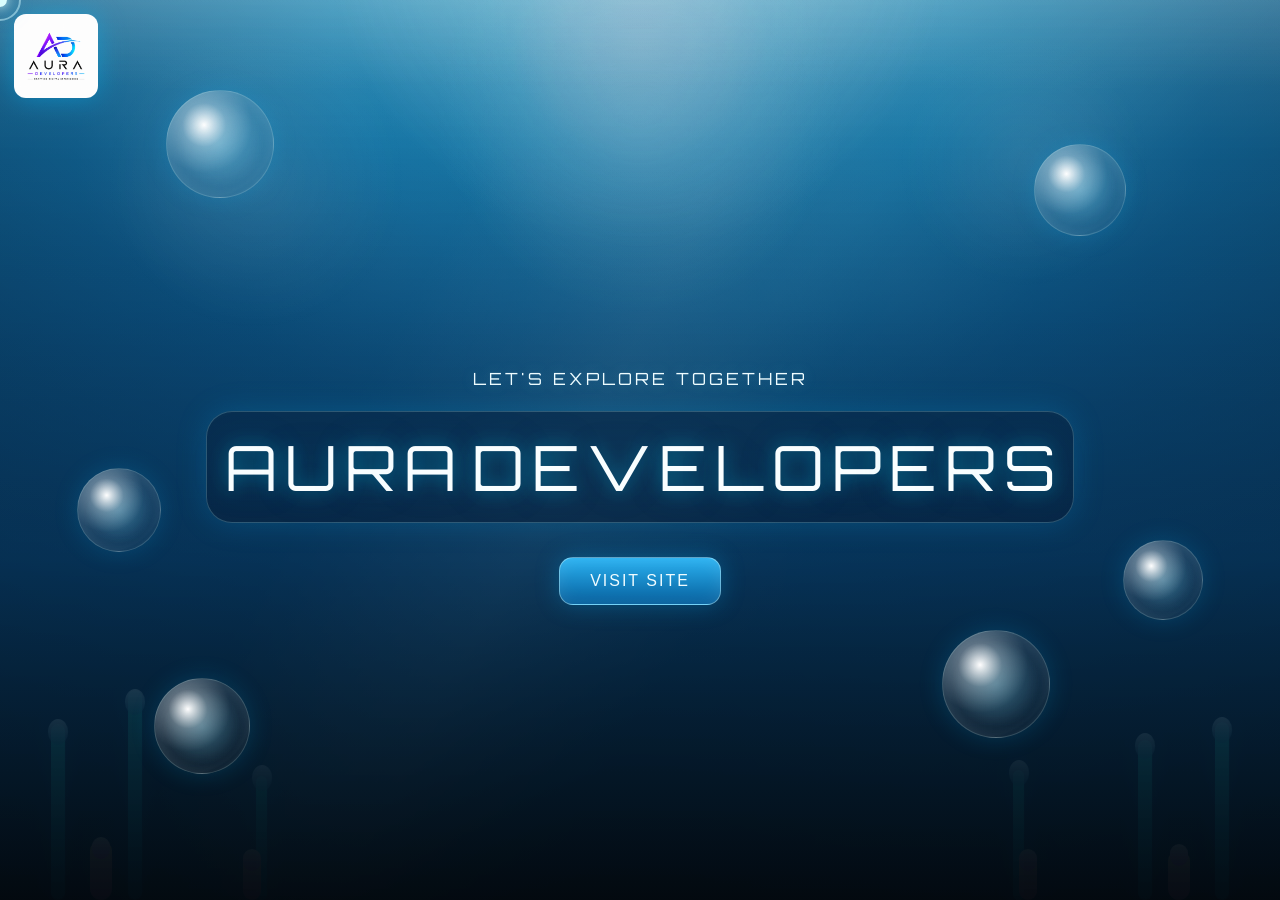
<file: index.html>
<!DOCTYPE html>
<html lang="en">
<head>
<meta charset="UTF-8" />
<meta name="viewport" content="width=device-width, initial-scale=1.0" />
<title>Aura Developers</title>
<link href="https://fonts.googleapis.com/css2?family=Orbitron:wght@500;700&display=swap" rel="stylesheet">

<style>
:root{
  --deep-0:#04101a;
  --deep-1:#06253a;
  --deep-2:#0a4e73;
  --deep-3:#1090c8;
  --deep-4:#25d6ff;
  --glow:#d6fbff;
  --aqua:#7ff6ff;
  --glass:rgba(10,40,64,0.42);
  --glass-2:rgba(10,54,84,0.58);
}

*{
  margin:0;
  padding:0;
  box-sizing:border-box;
}

html,body{
  width:100%;
  height:100%;
  overflow:hidden;
  scroll-behavior:smooth;
}

body{
  font-family:'Orbitron',sans-serif;
  color:#f4fdff;
  cursor:none;
  -webkit-font-smoothing:antialiased;
  position:relative;
  background:
    radial-gradient(circle at 50% 0%, rgba(255,255,255,0.34) 0%, rgba(90,235,255,0.18) 14%, rgba(17,148,205,0.18) 28%, rgba(5,48,82,0.52) 52%, rgba(3,12,18,0.96) 100%),
    linear-gradient(180deg, #79efff 0%, #25bdf0 16%, #117cb5 36%, #073a66 64%, #041019 100%);
}

body::before{
  content:"";
  position:fixed;
  inset:0;
  background:
    radial-gradient(circle at 50% 5%, rgba(255,255,255,0.48), transparent 12%),
    radial-gradient(circle at 16% 18%, rgba(255,255,255,0.12), transparent 10%),
    radial-gradient(circle at 84% 16%, rgba(255,255,255,0.10), transparent 10%),
    linear-gradient(180deg, rgba(255,255,255,0.12), transparent 18%);
  pointer-events:none;
  z-index:0;
  mix-blend-mode:screen;
  animation:surfaceShimmer 12s ease-in-out infinite;
}

body::after{
  content:"";
  position:fixed;
  inset:0;
  background:
    radial-gradient(circle at 50% 100%, rgba(0,0,0,0.28), transparent 34%),
    linear-gradient(180deg, transparent 0%, rgba(2,12,24,0.10) 34%, rgba(0,5,10,0.58) 100%);
  pointer-events:none;
  z-index:1;
}

@keyframes surfaceShimmer{
  0%,100%{transform:translateY(0);}
  50%{transform:translateY(8px);}
}

.ocean{
  position:fixed;
  inset:0;
  overflow:hidden;
  pointer-events:none;
  z-index:1;
}

.ocean::before{
  content:"";
  position:absolute;
  inset:-10%;
  background:
    linear-gradient(120deg, transparent 35%, rgba(255,255,255,0.24) 47%, transparent 57%),
    linear-gradient(135deg, transparent 42%, rgba(120,245,255,0.16) 50%, transparent 60%);
  opacity:0.72;
  transform:rotate(-2deg);
  animation:causticDrift 14s linear infinite;
}

.ocean::after{
  content:"";
  position:absolute;
  inset:0;
  background:
    radial-gradient(circle at 50% 14%, rgba(220,252,255,0.16), transparent 18%),
    radial-gradient(circle at 30% 28%, rgba(255,255,255,0.08), transparent 14%),
    radial-gradient(circle at 70% 30%, rgba(255,255,255,0.08), transparent 14%);
  opacity:0.9;
}

@keyframes causticDrift{
  0%{transform:translateX(-4%) translateY(0) rotate(-2deg);}
  50%{transform:translateX(4%) translateY(6px) rotate(-2deg);}
  100%{transform:translateX(-4%) translateY(0) rotate(-2deg);}
}

.depth-layer{
  position:absolute;
  inset:0;
  background:
    radial-gradient(circle at 50% 18%, rgba(255,255,255,0.14), transparent 18%),
    radial-gradient(circle at 50% 90%, rgba(0,0,0,0.12), transparent 26%);
  filter:blur(1px);
}

.mist{
  position:absolute;
  inset:-5%;
  background:
    radial-gradient(circle at 50% 40%, rgba(170,245,255,0.12), transparent 26%),
    radial-gradient(circle at 50% 60%, rgba(255,255,255,0.05), transparent 22%);
  opacity:0.8;
  animation:mistMove 16s ease-in-out infinite;
}

@keyframes mistMove{
  0%,100%{transform:translateY(0);}
  50%{transform:translateY(12px);}
}

.fish,.seaweed,.coral,.tile,.cursor,.cursor-ring,.spark,.logo,.section{
  will-change:transform;
}

.fish{
  position:absolute;
  width:112px;
  height:52px;
  border-radius:50% 50% 42% 42%;
  background:linear-gradient(135deg, rgba(255,255,255,0.98), rgba(125,240,255,0.92) 34%, rgba(22,156,220,0.98) 100%);
  box-shadow:0 0 18px rgba(120,220,255,0.18);
  filter:drop-shadow(0 0 14px rgba(0,190,255,0.28));
  opacity:0.98;
}

.fish::before{
  content:"";
  position:absolute;
  right:-20px;
  top:50%;
  width:26px;
  height:28px;
  transform:translateY(-50%) rotate(16deg);
  border-radius:52% 20% 52% 20%;
  background:linear-gradient(135deg, rgba(10,72,114,0.98), rgba(210,250,255,0.95));
}

.fish::after{
  content:"";
  position:absolute;
  right:24%;
  top:25%;
  width:9px;
  height:9px;
  border-radius:50%;
  background:rgba(255,255,255,0.98);
  box-shadow:0 0 10px rgba(255,255,255,0.55);
}

.f1{ top:18%; left:-20%; animation:swimR 24s linear infinite; }
.f2{ top:34%; left:110%; transform:scale(0.78) rotateY(180deg); animation:swimL 28s linear infinite; opacity:0.8; }
.f3{ top:58%; left:-22%; transform:scale(0.66); animation:swimR 30s ease-in-out infinite; opacity:0.72; }
.f4{ top:70%; left:114%; transform:scale(0.56) rotateY(180deg); animation:swimL 34s linear infinite; opacity:0.64; }

@keyframes swimR{
  0%{transform:translateX(0) translateY(0) scale(1);}
  25%{transform:translateX(38vw) translateY(-8px) scale(1.03);}
  50%{transform:translateX(78vw) translateY(6px) scale(1.05);}
  75%{transform:translateX(118vw) translateY(-4px) scale(1.03);}
  100%{transform:translateX(160vw) translateY(0) scale(1);}
}

@keyframes swimL{
  0%{transform:translateX(0) translateY(0) scale(0.78) rotateY(180deg);}
  25%{transform:translateX(-36vw) translateY(8px) scale(0.8) rotateY(180deg);}
  50%{transform:translateX(-76vw) translateY(-6px) scale(0.82) rotateY(180deg);}
  75%{transform:translateX(-118vw) translateY(4px) scale(0.8) rotateY(180deg);}
  100%{transform:translateX(-160vw) translateY(0) scale(0.78) rotateY(180deg);}
}

.seaweed{
  position:absolute;
  bottom:0;
  width:14px;
  border-radius:20px;
  background:linear-gradient(180deg, #29f2c7 0%, #057fa7 100%);
  filter:drop-shadow(0 0 10px rgba(0,190,255,0.2));
  animation:sway 5s ease-in-out infinite alternate;
  opacity:0.98;
}

.seaweed::before{
  content:"";
  position:absolute;
  left:50%;
  transform:translateX(-50%);
  bottom:88%;
  width:20px;
  height:26px;
  border-radius:50%;
  background:linear-gradient(180deg, rgba(230,255,250,0.95), rgba(36,165,195,0.48));
}

.sw1{ left:4%; height:176px; }
.sw2{ left:10%; height:210px; animation-delay:0.3s; }
.sw3{ right:10%; height:160px; animation-delay:0.2s; }
.sw4{ right:4%; height:178px; animation-delay:0.4s; }
.sw5{ left:20%; height:124px; width:11px; opacity:0.9; animation-delay:0.15s; }
.sw6{ right:20%; height:130px; width:11px; opacity:0.9; animation-delay:0.35s; }

@keyframes sway{
  0%{transform:translateX(0) skewX(0deg);}
  100%{transform:translateX(12px) skewX(7deg);}
}

.coral{
  position:absolute;
  bottom:0;
  width:22px;
  height:58px;
  border-radius:18px 18px 24px 24px;
  background:linear-gradient(180deg, #ffcf6a 0%, #ff5ca8 100%);
  filter:drop-shadow(0 0 14px rgba(255,120,180,0.25));
}

.coral::before{
  content:"";
  position:absolute;
  left:50%;
  bottom:70%;
  width:18px;
  height:22px;
  border-radius:999px;
  transform:translateX(-50%);
  background:linear-gradient(180deg, #fff6c9 0%, #ff5ca8 100%);
}

.c1{ left:7%; }
.c2{ right:7%; height:48px; }
.c3{ left:19%; width:18px; height:42px; opacity:0.9; }
.c4{ right:19%; width:18px; height:42px; opacity:0.9; }

.logo{
  position:fixed;
  top:14px;
  left:14px;
  z-index:10000;
  text-decoration:none;
}

.logo img{
  width:84px;
  border-radius:12px;
  background:rgba(255,255,255,0.08);
  filter:drop-shadow(0 0 14px rgba(0,190,255,0.42));
}

.cursor{
  position:fixed;
  width:14px;
  height:14px;
  border-radius:50%;
  background:rgba(220,255,255,0.98);
  box-shadow:0 0 12px rgba(220,255,255,0.95), 0 0 28px rgba(0,190,255,0.42);
  pointer-events:none;
  transform:translate(-50%,-50%);
  z-index:99999;
}

.cursor-ring{
  position:fixed;
  width:42px;
  height:42px;
  border-radius:50%;
  border:2px solid rgba(210,250,255,0.5);
  pointer-events:none;
  transform:translate(-50%,-50%);
  z-index:99998;
  transition:0.08s ease;
}

.spark{
  position:fixed;
  width:7px;
  height:7px;
  border-radius:50%;
  background:rgba(235,255,255,0.98);
  box-shadow:0 0 12px rgba(220,255,255,0.95), 0 0 24px rgba(0,200,255,0.42);
  pointer-events:none;
  z-index:99997;
  animation:sparkFly 0.7s linear forwards;
}

@keyframes sparkFly{
  0%{opacity:1; transform:scale(1);}
  100%{opacity:0; transform:translateY(-24px) scale(0.2);}
}

.cursor.hover{
  transform:translate(-50%,-50%) scale(1.6);
}

.cursor-ring.hover{
  transform:translate(-50%,-50%) scale(1.25);
  border-color:rgba(210,250,255,0.9);
}

#intro{
  position:relative;
  min-height:100vh;
  height:100vh;
  display:flex;
  align-items:center;
  justify-content:center;
  flex-direction:column;
  padding:120px 20px 48px;
  overflow:hidden;
  z-index:2;
  background:
    linear-gradient(180deg, rgba(18,92,142,0.56) 0%, rgba(8,56,96,0.76) 62%, rgba(3,10,16,0.95) 100%);
}

#intro::before{
  content:"";
  position:absolute;
  inset:-8%;
  background:
    radial-gradient(circle at 50% 0%, rgba(255,255,255,0.28), transparent 25%),
    radial-gradient(circle at 50% 18%, rgba(120,225,255,0.16), transparent 18%);
  opacity:0.95;
  animation:heroDrift 16s ease-in-out infinite;
}

#intro::after{
  content:"";
  position:absolute;
  inset:0;
  background:
    linear-gradient(180deg, rgba(255,255,255,0.10), transparent 10%),
    radial-gradient(circle at 20% 20%, rgba(255,255,255,0.08), transparent 12%),
    radial-gradient(circle at 80% 18%, rgba(255,255,255,0.07), transparent 10%);
  pointer-events:none;
}

@keyframes heroDrift{
  0%,100%{transform:translateX(0);}
  50%{transform:translateX(18px);}
}

.tile{
  position:absolute;
  width:124px;
  height:124px;
  border-radius:50%;
  background:
    radial-gradient(circle at 35% 32%, rgba(255,255,255,1), rgba(255,255,255,0.34) 22%, rgba(255,255,255,0.08) 48%, rgba(255,255,255,0.03) 72%, transparent 75%),
    radial-gradient(circle at 50% 50%, rgba(100,220,255,0.28), transparent 58%);
  border:1px solid rgba(220,255,255,0.22);
  box-shadow:
    0 0 24px rgba(0,185,255,0.18),
    inset 0 0 16px rgba(255,255,255,0.12);
  backdrop-filter:blur(10px);
  animation:float 9s ease-in-out infinite;
}

.t1{top:10%; left:13%; width:108px; height:108px;}
.t2{top:16%; right:12%; width:92px; height:92px;}
.t3{bottom:14%; left:12%; width:96px; height:96px;}
.t4{bottom:18%; right:18%; width:108px; height:108px;}
.t5{top:52%; left:6%; width:84px; height:84px;}
.t6{top:60%; right:6%; width:80px; height:80px;}

@keyframes float{
  0%,100%{transform:translateY(0) rotate(0deg);}
  50%{transform:translateY(-16px) rotate(4deg);}
}

#sub{
  z-index:3;
  text-align:center;
  color:#eefcff;
  font-size:clamp(0.85rem,2.7vw,1.05rem);
  letter-spacing:clamp(1px,0.5vw,3px);
  margin-bottom:22px;
  opacity:0;
  animation:fadeIn 1s ease forwards;
  text-shadow:0 0 14px rgba(120,225,255,0.28);
}

@keyframes fadeIn{
  to{opacity:1;}
}

#title{
  display:flex;
  gap:8px;
  flex-wrap:nowrap;
  justify-content:center;
  align-items:center;
  white-space:nowrap;
  z-index:3;
  max-width:100%;
  padding:16px 18px;
  border-radius:26px;
  background:linear-gradient(180deg, rgba(8,42,74,0.72), rgba(8,30,56,0.56));
  border:1px solid rgba(180,245,255,0.22);
  box-shadow:0 0 30px rgba(0,155,220,0.24);
  backdrop-filter:blur(12px);
}

.letter{
  font-size:clamp(1.3rem,5vw,3.9rem);
  color:#f9feff;
  opacity:0;
  transform:translateY(54px) rotateX(-90deg);
  animation:drop3D 0.8s ease forwards;
  text-shadow:
    0 0 18px rgba(0,225,255,0.42),
    0 0 40px rgba(0,140,210,0.22);
}

@keyframes drop3D{
  0%{opacity:0; transform:translateY(54px) rotateX(-90deg);}
  60%{opacity:1; transform:translateY(-8px) rotateX(12deg);}
  100%{opacity:1; transform:translateY(0) rotateX(0deg);}
}

#visitBtn{
  margin-top:34px;
  padding:14px 30px;
  font-size:clamp(0.9rem,2.8vw,1rem);
  letter-spacing:2px;
  color:#effcff;
  background:linear-gradient(180deg, rgba(44,181,245,0.98), rgba(6,98,160,0.96));
  border:1px solid rgba(220,255,255,0.42);
  border-radius:14px;
  cursor:pointer;
  backdrop-filter:blur(10px);
  box-shadow:
    0 0 24px rgba(0,180,255,0.28),
    inset 0 0 18px rgba(255,255,255,0.08);
  transition:0.25s ease;
  z-index:3;
}

#visitBtn:hover{
  transform:scale(1.05);
  background:linear-gradient(180deg, rgba(56,205,255,1), rgba(10,120,190,1));
  box-shadow:0 0 32px rgba(0,200,255,0.40), 0 0 42px rgba(0,120,200,0.22);
}

@media (max-width: 768px){
  body{ cursor:auto; }
  .cursor,.cursor-ring,.spark{ display:none; }
  .logo img{ width:62px; }
  #intro{ padding:98px 14px 30px; }
  .tile{ width:86px; height:86px; }
  .t1{top:8%; left:6%; width:78px; height:78px;}
  .t2{top:14%; right:6%; width:68px; height:68px;}
  .t3{bottom:10%; left:6%; width:70px; height:70px;}
  .t4{bottom:14%; right:6%; width:78px; height:78px;}
  .t5{top:52%; left:2%; width:64px; height:64px;}
  .t6{top:58%; right:2%; width:60px; height:60px;}
  #title{ padding:10px 12px; gap:5px; }
  .letter{ font-size:clamp(1.05rem,4.4vw,2.2rem); }
  #visitBtn{ margin-top:28px; padding:12px 22px; }
}

@media (max-width: 480px){
  .logo{ top:8px; left:8px; }
  .logo img{ width:52px; }
  #intro{ padding:86px 12px 26px; }
  .tile{ width:68px; height:68px; }
  #sub{ margin-bottom:14px; }
  #title{ gap:3px; padding:8px 10px; }
  .letter{ font-size:clamp(0.92rem,4vw,1.65rem); }
  #visitBtn{ padding:10px 18px; letter-spacing:1px; }
}
</style>
</head>
<body>

<a href="#" class="logo">
  <img src="logo.png" alt="Aura Developers Logo">
</a>

<div class="cursor"></div>
<div class="cursor-ring"></div>

<div class="ocean">
  <div class="depth-layer"></div>
  <div class="mist"></div>
  <div class="fish f1"></div>
  <div class="fish f2"></div>
  <div class="fish f3"></div>
  <div class="fish f4"></div>
  <div class="seaweed sw1"></div>
  <div class="seaweed sw2"></div>
  <div class="seaweed sw3"></div>
  <div class="seaweed sw4"></div>
  <div class="seaweed sw5"></div>
  <div class="seaweed sw6"></div>
  <div class="coral c1"></div>
  <div class="coral c2"></div>
  <div class="coral c3"></div>
  <div class="coral c4"></div>
</div>

<div id="intro">
  <div class="tile t1"></div>
  <div class="tile t2"></div>
  <div class="tile t3"></div>
  <div class="tile t4"></div>
  <div class="tile t5"></div>
  <div class="tile t6"></div>

  <div id="sub">LET'S EXPLORE TOGETHER</div>
  <div id="title"></div>
  <button id="visitBtn" onclick="goVisit()">VISIT SITE</button>
</div>

<script>
const text = "AURA DEVELOPERS";
const title = document.getElementById("title");
let i = 0;

function build(){
  if(i < text.length){
    const span = document.createElement("span");
    span.className = "letter";
    span.textContent = text[i];
    title.appendChild(span);
    i++;
    setTimeout(build, 88);
  }
}
window.addEventListener("load", build);

function goVisit(){
  window.location.href = "home.html";
}

const cursor = document.querySelector(".cursor");
const ring = document.querySelector(".cursor-ring");
const isTouch = window.matchMedia("(max-width: 768px), (pointer: coarse)").matches;

if(!isTouch){
  document.addEventListener("mousemove",(e)=>{
    const x = e.clientX;
    const y = e.clientY;
    cursor.style.left = x + "px";
    cursor.style.top = y + "px";
    ring.style.left = x + "px";
    ring.style.top = y + "px";

    const spark = document.createElement("div");
    spark.className = "spark";
    spark.style.left = x + "px";
    spark.style.top = y + "px";
    document.body.appendChild(spark);
    setTimeout(()=>spark.remove(),700);
  });

  document.getElementById("visitBtn").addEventListener("mouseenter",()=>{
    cursor.classList.add("hover");
    ring.classList.add("hover");
  });

  document.getElementById("visitBtn").addEventListener("mouseleave",()=>{
    cursor.classList.remove("hover");
    ring.classList.remove("hover");
  });
}
</script>

</body>
</html>
</file>
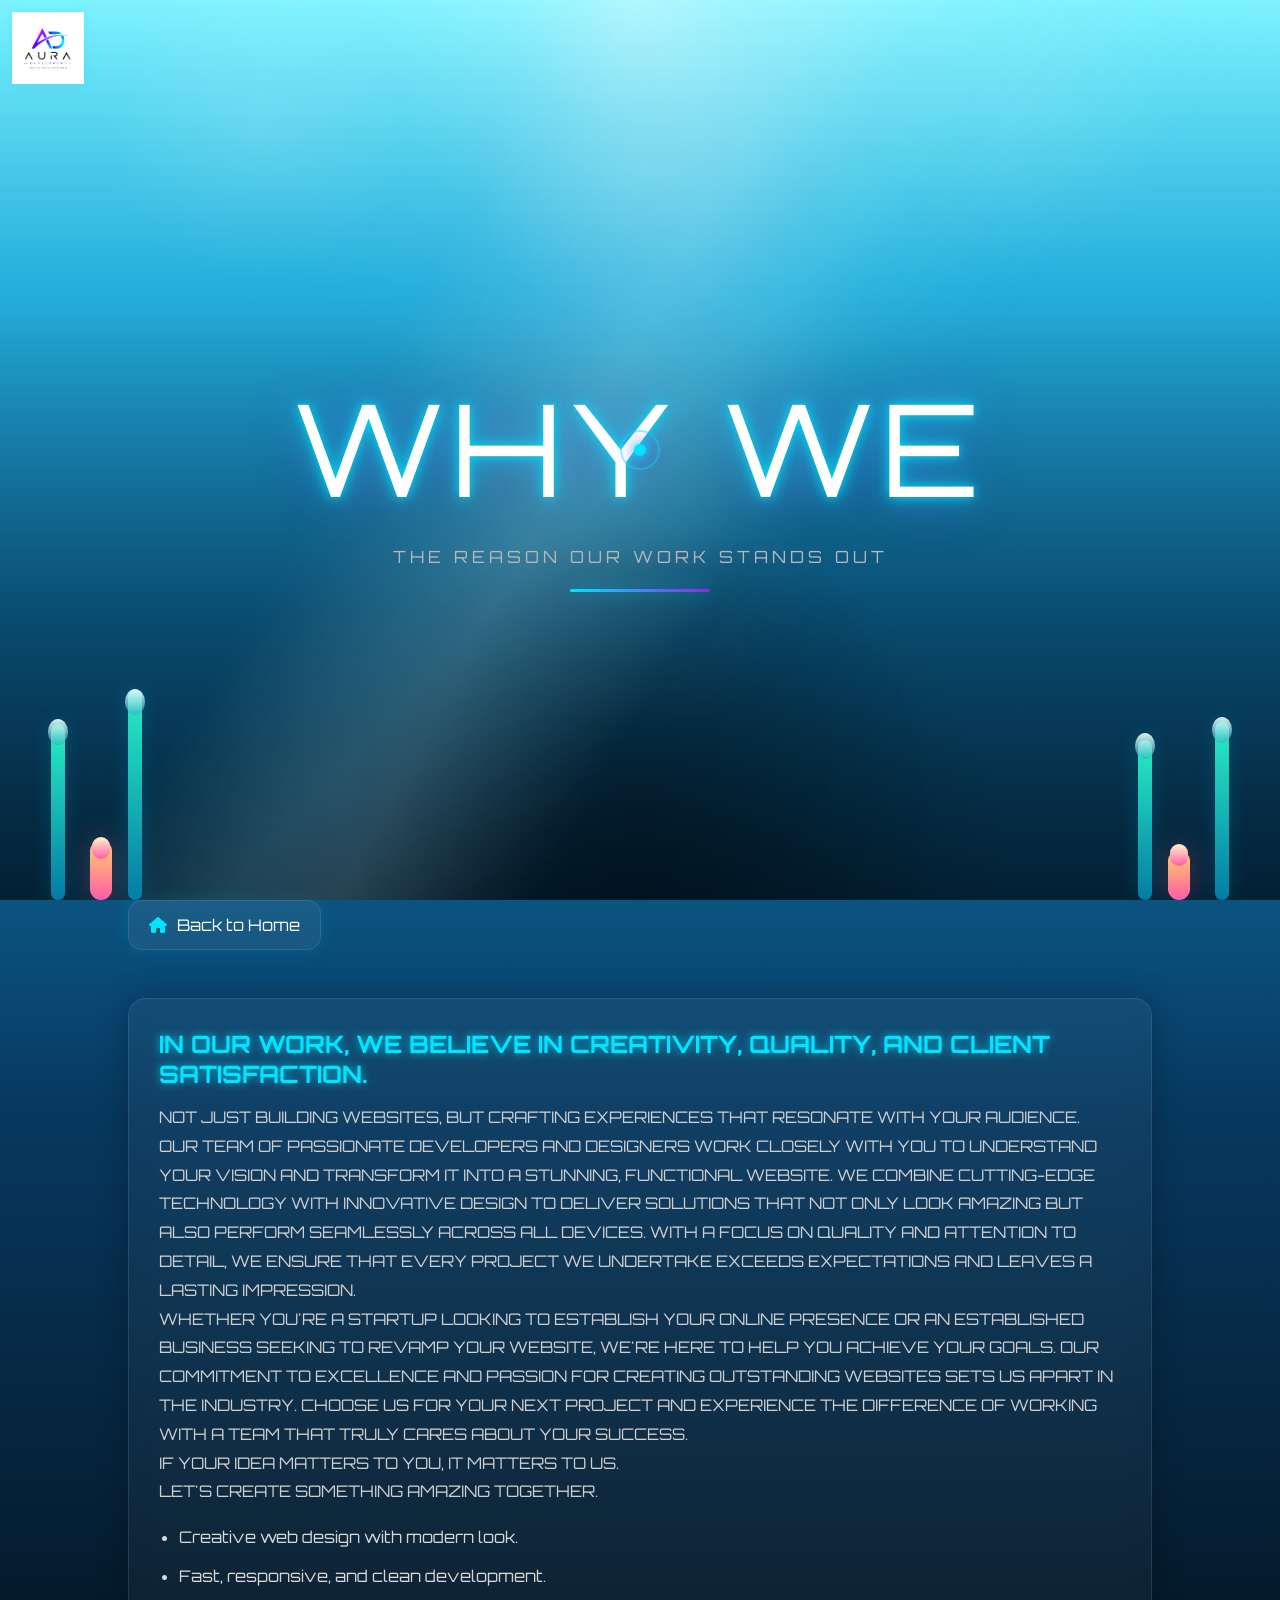
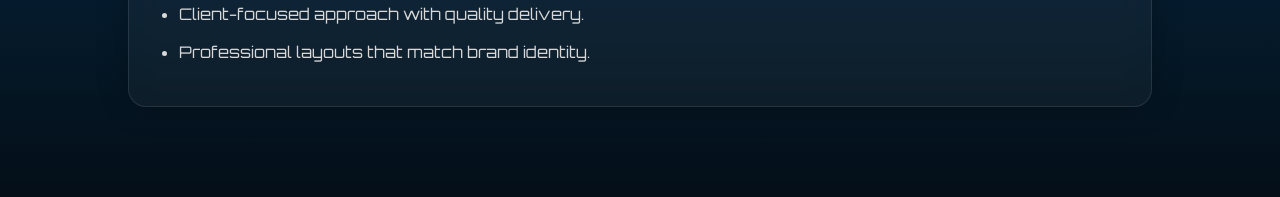
<file: 3rd.html>
<!DOCTYPE html>
<html lang="en">
<head>
    <meta charset="UTF-8">
    <meta name="viewport" content="width=device-width, initial-scale=1.0">
    <title>Why We - Aura Developer</title>
    <link href="https://fonts.googleapis.com/css2?family=Orbitron:wght@500;700;900&display=swap" rel="stylesheet">
    <link href="https://cdnjs.cloudflare.com/ajax/libs/font-awesome/6.5.0/css/all.min.css" rel="stylesheet">
    <style>
        :root{
            --cyan:#00e5ff;
            --purple:#8a2be2;
            --water1:#7ef3ff;
            --water2:#29bff0;
            --water3:#1079b0;
            --water4:#07385f;
            --water5:#040f18;
        }

        * {
            margin: 0;
            padding: 0;
            box-sizing: border-box;
        }

        html, body {
            width: 100%;
            min-height: 100%;
            scroll-behavior:smooth;
            overflow-x:hidden;
        }

        body {
            font-family: 'Orbitron', sans-serif;
            background: linear-gradient(180deg, var(--water1) 0%, var(--water2) 16%, var(--water3) 34%, var(--water4) 62%, var(--water5) 100%);
            color: #fff;
            overflow-x: hidden;
            -webkit-font-smoothing: antialiased;
            position: relative;
            cursor:none;
        }

        body::before {
            content: "";
            position: fixed;
            inset: 0;
            background:
                radial-gradient(circle at 50% 0%, rgba(255,255,255,0.38) 0%, rgba(255,255,255,0.14) 12%, rgba(255,255,255,0.04) 24%, transparent 40%),
                radial-gradient(circle at 20% 14%, rgba(255,255,255,0.10), transparent 12%),
                radial-gradient(circle at 80% 12%, rgba(255,255,255,0.08), transparent 12%);
            z-index: -2;
            pointer-events: none;
            animation: surfaceShimmer 12s ease-in-out infinite;
            mix-blend-mode: screen;
        }

        @keyframes surfaceShimmer{
            0%,100%{transform:translateY(0);}
            50%{transform:translateY(8px);}
        }

        body::after {
            content: "";
            position: fixed;
            inset: 0;
            background:
                radial-gradient(circle at 50% 100%, rgba(0,0,0,0.34), transparent 34%),
                linear-gradient(180deg, transparent 0%, rgba(2,12,24,0.10) 35%, rgba(0,5,10,0.65) 100%);
            pointer-events: none;
            z-index: -1;
        }

        .ocean{
            position:fixed;
            inset:0;
            overflow:hidden;
            pointer-events:none;
            z-index:0;
        }

        .ocean::before{
            content:"";
            position:absolute;
            inset:-10%;
            background:
                linear-gradient(120deg, transparent 35%, rgba(255,255,255,0.18) 47%, transparent 57%),
                linear-gradient(135deg, transparent 42%, rgba(120,245,255,0.14) 50%, transparent 60%);
            opacity:0.7;
            transform:rotate(-2deg);
            animation:causticDrift 14s linear infinite;
        }

        @keyframes causticDrift{
            0%{transform:translateX(-4%) translateY(0) rotate(-2deg);}
            50%{transform:translateX(4%) translateY(6px) rotate(-2deg);}
            100%{transform:translateX(-4%) translateY(0) rotate(-2deg);}
        }

        .depth-layer{
            position:absolute;
            inset:0;
            background:
                radial-gradient(circle at 50% 18%, rgba(255,255,255,0.12), transparent 18%),
                radial-gradient(circle at 50% 90%, rgba(0,0,0,0.14), transparent 28%);
            filter:blur(1px);
        }

        .mist{
            position:absolute;
            inset:-5%;
            background:
                radial-gradient(circle at 50% 40%, rgba(170,245,255,0.10), transparent 26%),
                radial-gradient(circle at 50% 60%, rgba(255,255,255,0.05), transparent 22%);
            opacity:0.8;
            animation:mistMove 16s ease-in-out infinite;
        }

        @keyframes mistMove{
            0%,100%{transform:translateY(0);}
            50%{transform:translateY(12px);}
        }

        .bubble{
            position:absolute;
            bottom:-60px;
            width:12px;
            height:12px;
            border-radius:50%;
            border:1px solid rgba(255,255,255,0.65);
            background:rgba(255,255,255,0.08);
            box-shadow:0 0 14px rgba(220,255,255,0.22);
            animation:bubbleRise linear infinite;
        }
        .b1{left:12%; animation-duration:10s; animation-delay:0s;}
        .b2{left:20%; animation-duration:14s; animation-delay:2s; width:8px; height:8px;}
        .b3{left:32%; animation-duration:12s; animation-delay:1s; width:10px; height:10px;}
        .b4{right:18%; animation-duration:11s; animation-delay:0.5s;}
        .b5{right:28%; animation-duration:15s; animation-delay:3s; width:7px; height:7px;}
        .b6{right:40%; animation-duration:13s; animation-delay:1.5s; width:9px; height:9px;}

        @keyframes bubbleRise{
            0%{transform:translateY(0) translateX(0) scale(1); opacity:0;}
            10%{opacity:1;}
            100%{transform:translateY(-120vh) translateX(20px) scale(0.6); opacity:0;}
        }

        .fish{
            position:absolute;
            width:112px;
            height:52px;
            border-radius:50% 50% 42% 42%;
            background:linear-gradient(135deg, rgba(255,255,255,0.98), rgba(125,240,255,0.92) 34%, rgba(22,156,220,0.98) 100%);
            box-shadow:0 0 18px rgba(120,220,255,0.18);
            filter:drop-shadow(0 0 14px rgba(0,190,255,0.28));
            opacity:0.98;
        }
        .fish::before{
            content:"";
            position:absolute;
            right:-20px;
            top:50%;
            width:26px;
            height:28px;
            transform:translateY(-50%) rotate(16deg);
            border-radius:52% 20% 52% 20%;
            background:linear-gradient(135deg, rgba(10,72,114,0.98), rgba(210,250,255,0.95));
        }
        .fish::after{
            content:"";
            position:absolute;
            right:24%;
            top:25%;
            width:9px;
            height:9px;
            border-radius:50%;
            background:rgba(255,255,255,0.98);
            box-shadow:0 0 10px rgba(255,255,255,0.55);
        }
        .f1{top:18%; left:-20%; animation:swimR 24s linear infinite;}
        .f2{top:34%; left:110%; transform:scale(0.78) rotateY(180deg); animation:swimL 28s linear infinite; opacity:0.8;}
        .f3{top:58%; left:-22%; transform:scale(0.66); animation:swimR 30s ease-in-out infinite; opacity:0.72;}

        @keyframes swimR{
            0%{transform:translateX(0) translateY(0) scale(1);}
            50%{transform:translateX(78vw) translateY(6px) scale(1.05);}
            100%{transform:translateX(160vw) translateY(0) scale(1);}
        }

        @keyframes swimL{
            0%{transform:translateX(0) translateY(0) scale(0.78) rotateY(180deg);}
            50%{transform:translateX(-76vw) translateY(-6px) scale(0.82) rotateY(180deg);}
            100%{transform:translateX(-160vw) translateY(0) scale(0.78) rotateY(180deg);}
        }

        .seaweed{
            position:absolute;
            bottom:0;
            width:14px;
            border-radius:20px;
            background:linear-gradient(180deg, #29f2c7 0%, #057fa7 100%);
            filter:drop-shadow(0 0 10px rgba(0,190,255,0.2));
            animation:sway 5s ease-in-out infinite alternate;
            opacity:0.98;
        }
        .seaweed::before{
            content:"";
            position:absolute;
            left:50%;
            transform:translateX(-50%);
            bottom:88%;
            width:20px;
            height:26px;
            border-radius:50%;
            background:linear-gradient(180deg, rgba(230,255,250,0.95), rgba(36,165,195,0.48));
        }
        .sw1{left:4%; height:176px;}
        .sw2{left:10%; height:210px; animation-delay:0.3s;}
        .sw3{right:10%; height:160px; animation-delay:0.2s;}
        .sw4{right:4%; height:178px; animation-delay:0.4s;}

        @keyframes sway{
            0%{transform:translateX(0) skewX(0deg);}
            100%{transform:translateX(12px) skewX(7deg);}
        }

        .coral{
            position:absolute;
            bottom:0;
            width:22px;
            height:58px;
            border-radius:18px 18px 24px 24px;
            background:linear-gradient(180deg, #ffcf6a 0%, #ff5ca8 100%);
            filter:drop-shadow(0 0 14px rgba(255,120,180,0.25));
        }
        .coral::before{
            content:"";
            position:absolute;
            left:50%;
            bottom:70%;
            width:18px;
            height:22px;
            border-radius:999px;
            transform:translateX(-50%);
            background:linear-gradient(180deg, #fff6c9 0%, #ff5ca8 100%);
        }
        .c1{left:7%;}
        .c2{right:7%; height:48px;}

        .cursor{
            position:fixed;
            width:12px;
            height:12px;
            border-radius:50%;
            background:var(--cyan);
            box-shadow:0 0 10px var(--cyan), 0 0 20px var(--purple);
            pointer-events:none;
            transform:translate(-50%,-50%);
            z-index:99999;
        }

        .cursor-ring{
            position:fixed;
            width:40px;
            height:40px;
            border:2px solid rgba(0,229,255,0.4);
            border-radius:50%;
            pointer-events:none;
            transform:translate(-50%,-50%);
            z-index:99998;
            transition:0.08s ease;
        }

        .spark{
            position:fixed;
            width:6px;
            height:6px;
            border-radius:50%;
            background:var(--cyan);
            pointer-events:none;
            z-index:99997;
            box-shadow:0 0 10px var(--cyan), 0 0 20px var(--purple);
            animation:sparkFly 0.6s linear forwards;
        }

        @keyframes sparkFly{
            0%{opacity:1; transform:scale(1);}
            100%{opacity:0; transform:translateY(-30px) scale(0);}
        }

        .cursor.hover{
            transform:translate(-50%,-50%) scale(1.5);
            background:#fff;
            box-shadow:0 0 15px var(--cyan), 0 0 30px var(--purple);
        }

        .cursor-ring.hover{
            transform:translate(-50%,-50%) scale(1.4);
            border-color:rgba(0,229,255,0.9);
        }

        .site-logo {
            position: fixed;
            top: 12px;
            left: 12px;
            z-index: 10000;
            display: inline-block;
            text-decoration: none;
        }

        .site-logo img {
            width: 72px;
            height: auto;
            object-fit: contain;
            transition: 0.3s ease;
            filter:brightness(1.05) contrast(1.08) drop-shadow(0 0 6px rgba(0,229,255,0.2));
        }

        .site-logo img:hover{
            transform:scale(1.05);
        }

        .hero {
            min-height: 100vh;
            display: flex;
            align-items: center;
            justify-content: center;
            text-align: center;
            padding: 120px 20px 60px;
            position: relative;
            z-index: 1;
        }

        .hero-content {
            max-width: 1000px;
        }

        .big-title {
            font-size: clamp(3.5rem, 10vw, 8rem);
            letter-spacing: 8px;
            color: #fff;
            text-shadow:
                0 0 12px rgba(0, 229, 255, 0.9),
                0 0 30px rgba(0, 229, 255, 0.55),
                0 0 55px rgba(138, 43, 226, 0.45);
            animation: fadeUp 1s ease forwards, floatTitle 4s ease-in-out infinite 1s;
            opacity: 0;
            transform: translateY(30px);
        }

        .sub-title {
            margin-top: 18px;
            font-size: 1.05rem;
            letter-spacing: 4px;
            color: #b8b8b8;
            animation: fadeUp 1s ease forwards 0.2s, floatText 4s ease-in-out infinite 1.1s;
            opacity: 0;
            transform: translateY(20px);
        }

        .line {
            width: 140px;
            height: 3px;
            background: linear-gradient(90deg, #00e5ff, #8a2be2);
            margin: 22px auto 0;
            border-radius: 999px;
            box-shadow: 0 0 18px rgba(0, 229, 255, 0.5);
            animation: fadeUp 1s ease forwards 0.35s, lineGlow 2.4s ease-in-out infinite 1.1s;
            opacity: 0;
            transform: translateY(20px);
        }

        @keyframes fadeUp {
            to {
                opacity: 1;
                transform: translateY(0);
            }
        }

        @keyframes floatTitle{
            0%,100%{transform:translateY(0);}
            50%{transform:translateY(-6px);}
        }

        @keyframes floatText{
            0%,100%{transform:translateY(0);}
            50%{transform:translateY(-4px);}
        }

        @keyframes lineGlow {
            0%, 100% {
                opacity: 0.7;
                transform: scaleX(1);
            }
            50% {
                opacity: 1;
                transform: scaleX(1.06);
            }
        }

        .home-btn {
            display: inline-flex;
            align-items: center;
            gap: 10px;
            margin: 0 10% 28px;
            padding: 14px 20px;
            text-decoration: none;
            color: #fff;
            background: rgba(255, 255, 255, 0.06);
            border: 1px solid rgba(255, 255, 255, 0.1);
            border-radius: 14px;
            box-shadow: 0 0 18px rgba(0, 229, 255, 0.12);
            transition: 0.3s ease;
            position:relative;
            z-index:1;
        }

        .home-btn:hover {
            transform: translateY(-3px);
            border-color: rgba(0, 229, 255, 0.35);
            box-shadow: 0 0 20px rgba(0, 229, 255, 0.22);
            color: #00e5ff;
        }

        .home-btn i {
            color: #00e5ff;
        }

        .details {
            padding: 20px 10% 90px;
            position:relative;
            z-index:1;
        }

        .details-box {
            background: rgba(255, 255, 255, 0.04);
            border: 1px solid rgba(255, 255, 255, 0.1);
            border-radius: 18px;
            padding: 30px;
            backdrop-filter: blur(10px);
            box-shadow: 0 0 30px rgba(0, 0, 0, 0.25);
        }

        .details-box h2 {
            color: #00e5ff;
            margin-bottom: 14px;
            font-size: 1.5rem;
            text-shadow: 0 0 10px rgba(0,229,255,0.8);
        }

        .details-box p {
            color: #d0d0d0;
            line-height: 1.8;
            font-size: 1rem;
        }

        .details-box ul {
            margin-top: 16px;
            padding-left: 20px;
            color: #d8d8d8;
            line-height: 1.9;
        }

        .details-box li {
            margin-bottom: 8px;
        }

        @media (max-width: 768px) {
            body{cursor:auto;}
            .cursor, .cursor-ring{display:none;}
            .big-title {
                letter-spacing: 4px;
            }

            .sub-title {
                font-size: 0.9rem;
                letter-spacing: 2px;
            }

            .details-box {
                padding: 22px;
            }

            .home-btn {
                margin: 0 5% 24px;
            }

            .site-logo img{
                width:58px;
            }
        }
    </style>
</head>
<body>

    <div class="ocean">
        <div class="depth-layer"></div>
        <div class="mist"></div>
        <div class="fish f1"></div>
        <div class="fish f2"></div>
        <div class="fish f3"></div>
        <div class="seaweed sw1"></div>
        <div class="seaweed sw2"></div>
        <div class="seaweed sw3"></div>
        <div class="seaweed sw4"></div>
        <div class="coral c1"></div>
        <div class="coral c2"></div>
        <div class="bubble b1"></div>
        <div class="bubble b2"></div>
        <div class="bubble b3"></div>
        <div class="bubble b4"></div>
        <div class="bubble b5"></div>
        <div class="bubble b6"></div>
    </div>

    <div class="cursor"></div>
    <div class="cursor-ring"></div>

    <a href="home.html" class="site-logo">
        <img src="logo.png" alt="Aura Developers Logo">
    </a>

    <section class="hero">
        <div class="hero-content">
            <div class="big-title">WHY WE</div>
            <div class="sub-title">THE REASON OUR WORK STANDS OUT</div>
            <div class="line"></div>
        </div>
    </section>

    <a href="home.html" class="home-btn">
        <i class="fa-solid fa-house"></i>
        Back to Home
    </a>

    <section class="details">
        <div class="details-box">
            <h2>IN OUR WORK, WE BELIEVE IN CREATIVITY, QUALITY, AND CLIENT SATISFACTION.</h2>
            <p>
                NOT JUST BUILDING WEBSITES, BUT CRAFTING EXPERIENCES THAT RESONATE WITH YOUR AUDIENCE. OUR TEAM OF PASSIONATE DEVELOPERS AND DESIGNERS WORK CLOSELY WITH YOU TO UNDERSTAND YOUR VISION AND TRANSFORM IT INTO A STUNNING, FUNCTIONAL WEBSITE. WE COMBINE CUTTING-EDGE TECHNOLOGY WITH INNOVATIVE DESIGN TO DELIVER SOLUTIONS THAT NOT ONLY LOOK AMAZING BUT ALSO PERFORM SEAMLESSLY ACROSS ALL DEVICES. WITH A FOCUS ON QUALITY AND ATTENTION TO DETAIL, WE ENSURE THAT EVERY PROJECT WE UNDERTAKE EXCEEDS EXPECTATIONS AND LEAVES A LASTING IMPRESSION.
            </p>
            <p>
                WHETHER YOU'RE A STARTUP LOOKING TO ESTABLISH YOUR ONLINE PRESENCE OR AN ESTABLISHED BUSINESS SEEKING TO REVAMP YOUR WEBSITE, WE'RE HERE TO HELP YOU ACHIEVE YOUR GOALS. OUR COMMITMENT TO EXCELLENCE AND PASSION FOR CREATING OUTSTANDING WEBSITES SETS US APART IN THE INDUSTRY. CHOOSE US FOR YOUR NEXT PROJECT AND EXPERIENCE THE DIFFERENCE OF WORKING WITH A TEAM THAT TRULY CARES ABOUT YOUR SUCCESS.
            </p>
            <p>IF YOUR IDEA MATTERS TO YOU, IT MATTERS TO US.</p>
            <p>LET'S CREATE SOMETHING AMAZING TOGETHER.</p>

            <ul>
                <li>Creative web design with modern look.</li>
                <li>Fast, responsive, and clean development.</li>
                <li>Client-focused approach with quality delivery.</li>
                <li>Professional layouts that match brand identity.</li>
            </ul>
        </div>
    </section>

    <script>
        const cursor = document.querySelector(".cursor");
        const ring = document.querySelector(".cursor-ring");
        const isTouch = window.matchMedia("(max-width: 768px), (pointer: coarse)").matches;

        if(!isTouch){
            let mouseX = window.innerWidth / 2;
            let mouseY = window.innerHeight / 2;
            let ringX = mouseX;
            let ringY = mouseY;

            document.addEventListener("mousemove",(e)=>{
                mouseX = e.clientX;
                mouseY = e.clientY;
                const spark = document.createElement("div");
                spark.className = "spark";
                spark.style.left = mouseX + "px";
                spark.style.top = mouseY + "px";
                document.body.appendChild(spark);
                setTimeout(()=>spark.remove(), 600);
            });

            function animateCursor(){
                ringX += (mouseX - ringX) * 0.18;
                ringY += (mouseY - ringY) * 0.18;
                cursor.style.left = mouseX + "px";
                cursor.style.top = mouseY + "px";
                ring.style.left = ringX + "px";
                ring.style.top = ringY + "px";
                requestAnimationFrame(animateCursor);
            }
            animateCursor();

            document.querySelectorAll("a, .details-box, .home-btn").forEach(el => {
                el.addEventListener("mouseenter", () => {
                    cursor.classList.add("hover");
                    ring.classList.add("hover");
                });
                el.addEventListener("mouseleave", () => {
                    cursor.classList.remove("hover");
                    ring.classList.remove("hover");
                });
            });
        }
    </script>

</body>
</html>
</file>
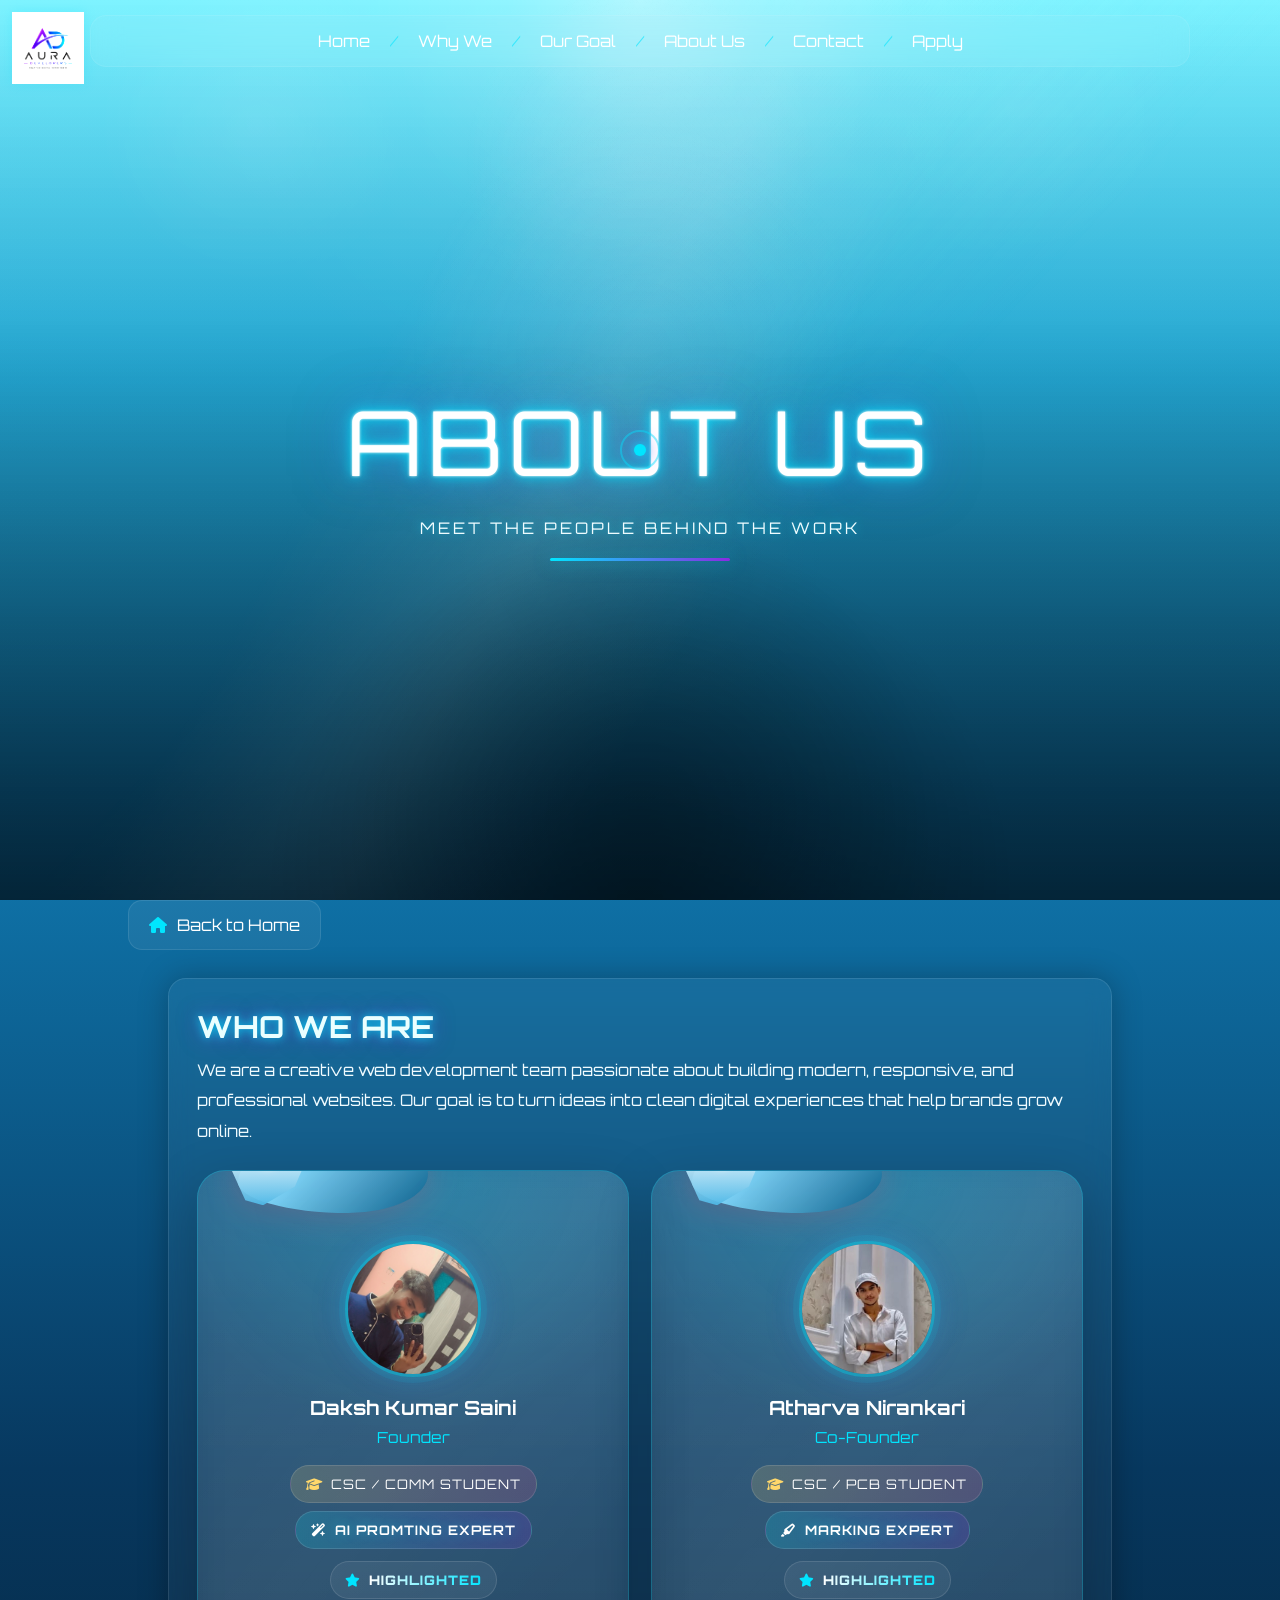
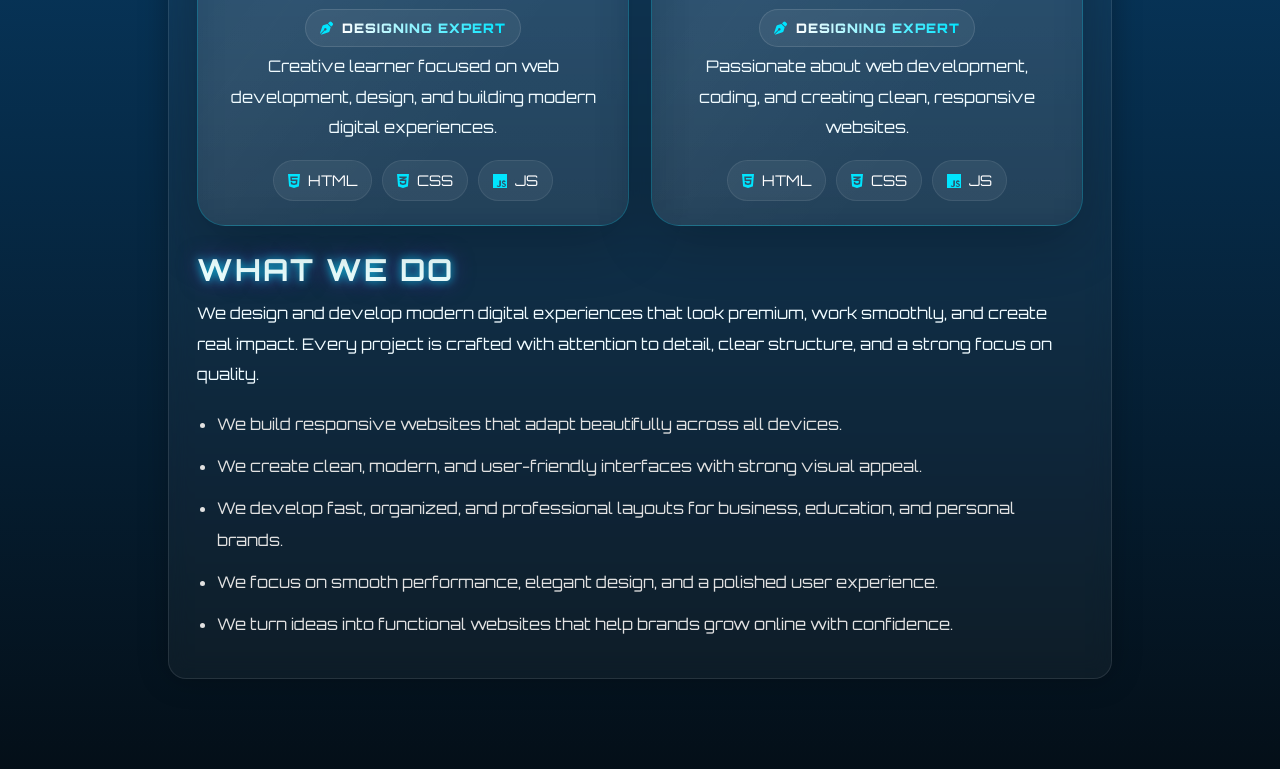
<file: about.html>
<!DOCTYPE html>
<html lang="en">
<head>
<meta charset="UTF-8">
<meta name="viewport" content="width=device-width, initial-scale=1.0">
<title>About Us - Aura Developer</title>

<link href="https://fonts.googleapis.com/css2?family=Orbitron:wght@500;700;900&display=swap" rel="stylesheet">
<link href="https://cdnjs.cloudflare.com/ajax/libs/font-awesome/6.5.0/css/all.min.css" rel="stylesheet">

<style>
:root{
  --cyan:#00e5ff;
  --purple:#8a2be2;
  --water1:#7ef3ff;
  --water2:#29bff0;
  --water3:#1079b0;
  --water4:#07385f;
  --water5:#040f18;
  --gold:#ffd86b;
  --rose:#ff4d8d;
}

*{margin:0;padding:0;box-sizing:border-box;}
html,body{width:100%;min-height:100%;scroll-behavior:smooth;overflow-x:hidden;}
body{
  font-family:'Orbitron', sans-serif;
  color:#fff;
  background:linear-gradient(180deg, var(--water1) 0%, var(--water2) 16%, var(--water3) 34%, var(--water4) 62%, var(--water5) 100%);
  overflow-x:hidden;
  position:relative;
  cursor:none;
  -webkit-font-smoothing:antialiased;
}
body::before{
  content:"";
  position:fixed;
  inset:0;
  background:
    radial-gradient(circle at 50% 0%, rgba(255,255,255,0.38) 0%, rgba(255,255,255,0.14) 12%, rgba(255,255,255,0.04) 24%, transparent 40%),
    radial-gradient(circle at 20% 14%, rgba(255,255,255,0.10), transparent 12%),
    radial-gradient(circle at 80% 12%, rgba(255,255,255,0.08), transparent 12%);
  pointer-events:none;
  z-index:0;
  mix-blend-mode:screen;
  animation:surfaceShimmer 12s ease-in-out infinite;
}
body::after{
  content:"";
  position:fixed;
  inset:0;
  background:
    radial-gradient(circle at 50% 100%, rgba(0,0,0,0.38), transparent 34%),
    linear-gradient(180deg, transparent 0%, rgba(2,12,24,0.12) 35%, rgba(0,5,10,0.70) 100%);
  pointer-events:none;
  z-index:0;
}
@keyframes surfaceShimmer{
  0%,100%{transform:translateY(0);}
  50%{transform:translateY(8px);}
}

.ocean{position:fixed;inset:0;overflow:hidden;pointer-events:none;z-index:0;}
.ocean::before{
  content:"";
  position:absolute;
  inset:-10%;
  background:
    linear-gradient(120deg, transparent 35%, rgba(255,255,255,0.18) 47%, transparent 57%),
    linear-gradient(135deg, transparent 42%, rgba(120,245,255,0.14) 50%, transparent 60%);
  opacity:0.72;
  transform:rotate(-2deg);
  animation:causticDrift 14s linear infinite;
}
@keyframes causticDrift{
  0%{transform:translateX(-4%) translateY(0) rotate(-2deg);}
  50%{transform:translateX(4%) translateY(6px) rotate(-2deg);}
  100%{transform:translateX(-4%) translateY(0) rotate(-2deg);}
}
.depth-layer{position:absolute;inset:0;background:radial-gradient(circle at 50% 18%, rgba(255,255,255,0.12), transparent 18%), radial-gradient(circle at 50% 90%, rgba(0,0,0,0.14), transparent 28%);}
.mist{position:absolute;inset:-5%;background:radial-gradient(circle at 50% 40%, rgba(170,245,255,0.10), transparent 26%), radial-gradient(circle at 50% 60%, rgba(255,255,255,0.05), transparent 22%);opacity:0.8;animation:mistMove 16s ease-in-out infinite;}
@keyframes mistMove{0%,100%{transform:translateY(0);}50%{transform:translateY(12px);}}

.bubble{
  position:absolute;
  bottom:-60px;
  width:12px;
  height:12px;
  border-radius:50%;
  border:1px solid rgba(255,255,255,0.65);
  background:rgba(255,255,255,0.08);
  box-shadow:0 0 14px rgba(220,255,255,0.22);
  animation:bubbleRise linear infinite;
}
.b1{left:12%; animation-duration:10s;}
.b2{left:20%; animation-duration:14s; animation-delay:2s; width:8px; height:8px;}
.b3{left:32%; animation-duration:12s; animation-delay:1s; width:10px; height:10px;}
.b4{right:18%; animation-duration:11s; animation-delay:0.5s;}
.b5{right:28%; animation-duration:15s; animation-delay:3s; width:7px; height:7px;}
.b6{right:40%; animation-duration:13s; animation-delay:1.5s; width:9px; height:9px;}
@keyframes bubbleRise{
  0%{transform:translateY(0) translateX(0) scale(1); opacity:0;}
  10%{opacity:1;}
  100%{transform:translateY(-120vh) translateX(20px) scale(0.6); opacity:0;}
}

.cursor{
  position:fixed;
  width:12px;
  height:12px;
  border-radius:50%;
  background:var(--cyan);
  box-shadow:0 0 10px var(--cyan), 0 0 20px var(--purple);
  pointer-events:none;
  transform:translate(-50%,-50%);
  z-index:99999;
}
.cursor-ring{
  position:fixed;
  width:40px;
  height:40px;
  border:2px solid rgba(0,229,255,0.45);
  border-radius:50%;
  pointer-events:none;
  transform:translate(-50%,-50%);
  z-index:99998;
  transition:0.08s ease;
}
.cursor.hover{transform:translate(-50%,-50%) scale(1.45); background:#fff;}
.cursor-ring.hover{transform:translate(-50%,-50%) scale(1.35); border-color:rgba(0,229,255,0.95);}
.spark{
  position:fixed;
  width:6px;
  height:6px;
  border-radius:50%;
  background:var(--cyan);
  pointer-events:none;
  z-index:99997;
  box-shadow:0 0 10px var(--cyan), 0 0 20px var(--purple);
  animation:sparkFly 0.6s linear forwards;
}
@keyframes sparkFly{
  0%{opacity:1; transform:scale(1);}
  100%{opacity:0; transform:translateY(-30px) scale(0);}
}

.site-logo{position:fixed; top:12px; left:12px; z-index:10000; display:inline-block; text-decoration:none;}
.site-logo img{width:72px;height:auto;object-fit:contain;transition:0.3s ease;filter:brightness(1.05) contrast(1.08) drop-shadow(0 0 6px rgba(0,229,255,0.2));}

.navbar{
  position:fixed; top:15px; left:50%; transform:translateX(-50%);
  width:90%; max-width:1100px; display:flex; justify-content:center; gap:20px;
  padding:15px 20px; background:rgba(255,255,255,0.05); backdrop-filter:blur(15px);
  border:1px solid rgba(255,255,255,0.08); border-radius:16px; z-index:9997; flex-wrap:wrap;
}
.navbar a{color:#fff;text-decoration:none;transition:.3s;}
.navbar a:hover{color:#00e5ff;text-shadow:0 0 10px #00e5ff;}
.navbar span{color:#00e5ff;opacity:.6;}

.hero{
  min-height:100vh; display:flex; align-items:center; justify-content:center; text-align:center;
  padding:120px 20px 40px; position:relative; z-index:1;
}
.big-title{
  font-size:clamp(2.5rem, 7vw, 6rem); letter-spacing:6px; color:#fff;
  text-shadow:0 0 3px #fff, 0 0 12px rgba(0,229,255,0.95), 0 0 30px rgba(0,229,255,0.7), 0 0 55px rgba(138,43,226,0.5);
  margin-bottom:16px; animation:floatText 4s ease-in-out infinite;
}
.sub-title{
  font-size:1rem; letter-spacing:3px; color:#eefcff; line-height:1.8;
  margin:0 auto 16px; max-width:900px; text-shadow:0 0 8px rgba(0,229,255,0.45);
}
.line{
  width:180px; height:3px; background:linear-gradient(90deg, #00e5ff, #8a2be2);
  margin:0 auto 34px; border-radius:999px; box-shadow:0 0 18px rgba(0,229,255,0.5);
  animation:lineGlow 2s ease-in-out infinite;
}
@keyframes floatText{0%,100%{transform:translateY(0);}50%{transform:translateY(-6px);}}
@keyframes lineGlow{0%,100%{opacity:0.7; transform:scaleX(1);}50%{opacity:1; transform:scaleX(1.05);}}

.home-btn{
  display:inline-flex; align-items:center; gap:10px; margin:0 10% 28px; padding:14px 20px;
  text-decoration:none; color:#fff; background:rgba(255,255,255,0.06); border:1px solid rgba(255,255,255,0.1);
  border-radius:14px; transition:0.3s ease; position:relative; z-index:1;
}
.home-btn:hover{transform:translateY(-3px); border-color:rgba(0,229,255,0.4); color:#00e5ff; box-shadow:0 0 16px rgba(0,229,255,0.12);}
.home-btn i{color:#00e5ff;}

.section{max-width:1200px;margin:0 auto;padding:0 10% 90px;position:relative;z-index:1;}
.section-box{
  background:rgba(255,255,255,0.04); border:1px solid rgba(255,255,255,0.1); border-radius:18px;
  padding:28px; backdrop-filter:blur(10px); box-shadow:0 0 30px rgba(0,0,0,0.25);
}
.section-box h2{
  color:#eaffff; font-size:1.9rem; margin-bottom:10px;
  text-shadow:0 0 10px rgba(0,229,255,0.9), 0 0 22px rgba(138,43,226,0.55);
}
.section-box p{color:#f0fbff;line-height:1.9;margin-bottom:18px;}

.cards-grid{
  display:grid; grid-template-columns:repeat(auto-fit,minmax(280px,1fr)); gap:22px; margin:24px 0;
}
.profile-card{
  background:
    radial-gradient(circle at top, rgba(0,229,255,0.16), transparent 38%),
    linear-gradient(180deg, rgba(255,255,255,0.10), rgba(255,255,255,0.05));
  border:1px solid rgba(0,229,255,0.22); border-radius:28px; padding:30px 22px 24px;
  transition:0.35s ease; text-align:center; position:relative; overflow:hidden;
  box-shadow:0 18px 55px rgba(0,0,0,0.22); backdrop-filter:blur(18px);
}
.profile-card::before{
  content:""; position:absolute; inset:-120% -60%;
  background:linear-gradient(115deg, transparent 35%, rgba(255,255,255,0.20) 48%, transparent 60%);
  transform:rotate(12deg); animation:shimmer 4.5s linear infinite; opacity:0.18;
}
.profile-card:hover{
  transform:translateY(-10px) scale(1.02); box-shadow:0 26px 80px rgba(0,0,0,0.42); border-color:rgba(0,229,255,0.55);
}
@keyframes shimmer{0%{transform:translateX(-35%) rotate(12deg);}100%{transform:translateX(35%) rotate(12deg);}}

.shark-card{
  position:absolute;
  top:-56px;
  left:-10px;
  width:240px;
  height:110px;
  z-index:3;
  pointer-events:none;
  animation:sharkFloat 4.8s ease-in-out infinite;
}
@keyframes sharkFloat{0%,100%{transform:translateY(0) rotate(-2deg);}50%{transform:translateY(8px) rotate(2deg);}}
.shark-head{
  position:absolute;
  right:0;
  top:20px;
  width:190px;
  height:78px;
  border-radius:55% 45% 42% 58% / 60% 50% 50% 40%;
  background:linear-gradient(135deg, rgba(255,255,255,0.95), rgba(130,220,255,0.92) 35%, rgba(12,96,140,0.98) 100%);
  filter:drop-shadow(0 0 18px rgba(255,60,90,0.26));
}
.shark-head::before{
  content:"";
  position:absolute;
  left:-6px;
  top:50%;
  transform:translateY(-50%);
  width:74px;
  height:62px;
  background:linear-gradient(180deg, rgba(255,255,255,0.98), rgba(80,185,230,0.94));
  clip-path:polygon(0 45%, 50% 0, 100% 28%, 85% 70%, 42% 100%, 18% 92%);
  border-radius:30% 45% 45% 35%;
  animation:muzzleOpen 1.8s ease-in-out infinite;
}
.shark-head::after{
  content:"";
  position:absolute;
  left:22px;
  top:22px;
  width:10px;
  height:10px;
  border-radius:50%;
  background:#fff;
  box-shadow:0 0 12px rgba(255,255,255,0.7);
}
.shark-fin{
  position:absolute;
  left:86px;
  top:0px;
  width:46px;
  height:34px;
  background:linear-gradient(180deg, rgba(255,255,255,0.92), rgba(40,150,200,0.95));
  clip-path:polygon(50% 0, 0 100%, 100% 100%);
  transform:rotate(-6deg);
}
.shark-tail{
  position:absolute;
  left:0;
  top:30px;
  width:30px;
  height:28px;
  background:linear-gradient(135deg, rgba(8,42,64,0.98), rgba(255,120,140,0.92));
  clip-path:polygon(0 50%, 45% 0, 100% 18%, 70% 50%, 100% 82%, 45% 100%);
  transform:scaleX(-1);
}
.shark-eye{
  position:absolute;
  left:28px;
  top:24px;
  width:8px;
  height:8px;
  border-radius:50%;
  background:#fff;
  box-shadow:0 0 10px rgba(255,255,255,0.8);
}
@keyframes muzzleOpen{
  0%,100%{transform:translateY(-50%) scaleX(1) rotate(0deg);}
  50%{transform:translateY(-50%) scaleX(1.05) rotate(1deg);}
}

.profile-card .icon.avatar{
  width:136px; height:136px; margin:40px auto 18px; border-radius:50%; overflow:hidden;
  border:3px solid rgba(0,229,255,0.42);
  box-shadow:0 0 0 6px rgba(0,229,255,0.08), 0 0 24px rgba(0,229,255,0.22), 0 0 40px rgba(138,43,226,0.12);
  position:relative; z-index:1;
}
.profile-card .icon.avatar img{
  width:100%; height:100%; object-fit:cover; object-position:center top; display:block; border-radius:50%; transform:scale(1.04);
}
.profile-card h3,.profile-card .role,.profile-card p,.ai-badge,.highlight-row,.skills-list{
  animation:contentFloat 3.8s ease-in-out infinite;
}
.profile-card .role{animation-delay:0.15s;}
.profile-card p{animation-delay:0.25s;}
.ai-badge{animation-delay:0.35s;}
.highlight-row{animation-delay:0.45s;}
.skills-list{animation-delay:0.55s;}
@keyframes contentFloat{
  0%,100%{transform:translateY(0);}
  50%{transform:translateY(-3px);}
}

.profile-card h3{font-size:1.22rem;color:#fff;margin-bottom:8px;position:relative;z-index:1;}
.profile-card .role{color:#00e5ff;font-size:0.95rem;margin-bottom:12px;position:relative;z-index:1;}

.student-tag{
  display:inline-flex;
  align-items:center;
  gap:8px;
  margin-top:6px;
  padding:10px 15px;
  border-radius:999px;
  background:linear-gradient(90deg, rgba(255,216,107,0.16), rgba(255,77,141,0.16));
  border:1px solid rgba(255,255,255,0.12);
  color:#fff;
  font-size:0.82rem;
  letter-spacing:1px;
  text-transform:uppercase;
  animation:tagGlow 2.8s ease-in-out infinite;
  position:relative;
  z-index:1;
}
.student-tag i{color:var(--gold);}
@keyframes tagGlow{
  0%,100%{box-shadow:0 0 0 rgba(255,216,107,0);}
  50%{box-shadow:0 0 22px rgba(255,216,107,0.16);}
}

.ai-badge,.highlight-tag{position:relative;z-index:1;}
.ai-badge{
  display:inline-flex; align-items:center; gap:8px; margin-top:8px; padding:10px 15px; border-radius:999px;
  background:linear-gradient(90deg, rgba(0,229,255,0.18), rgba(138,43,226,0.18)); border:1px solid rgba(255,255,255,0.12);
  color:#fff; font-size:0.82rem; letter-spacing:1px; text-transform:uppercase; animation:pulseGlow 2.4s ease-in-out infinite;
}
.ai-badge strong{color:#fff;text-shadow:0 0 12px rgba(0,229,255,0.35);}
.highlight-row{
  display:flex; flex-wrap:wrap; justify-content:center; gap:10px; margin:12px 0 4px;
}
.highlight-tag{
  display:inline-flex; align-items:center; gap:8px; padding:10px 14px; border-radius:999px;
  background:rgba(255,255,255,0.06); border:1px solid rgba(255,255,255,0.12); color:#fff;
  font-size:0.82rem; letter-spacing:1px; text-transform:uppercase; animation:tagFloat 3s ease-in-out infinite;
}
.highlight-tag i{color:#00e5ff;}
.highlight-row .highlight-tag:nth-child(2){animation-delay:0.35s;}
@keyframes pulseGlow{0%,100%{box-shadow:0 0 0 rgba(0,229,255,0);}50%{box-shadow:0 0 22px rgba(0,229,255,0.18);}}
@keyframes tagFloat{0%,100%{transform:translateY(0);}50%{transform:translateY(-3px);}}

.premium-line{
  display:inline-block;
  background:linear-gradient(90deg, #fff, #00e5ff, #8a2be2, #fff);
  background-size:300% 100%;
  -webkit-background-clip:text;
  background-clip:text;
  -webkit-text-fill-color:transparent;
  animation:textShift 4s linear infinite;
  font-weight:900;
}
@keyframes textShift{0%{background-position:0% 50%;}100%{background-position:100% 50%;}}

.skills-list{
  display:flex; flex-wrap:wrap; justify-content:center; gap:10px; margin-top:14px; position:relative; z-index:1;
}
.skill-tag{
  display:inline-flex; align-items:center; gap:8px; padding:10px 14px; border-radius:999px;
  background:rgba(255,255,255,0.06); border:1px solid rgba(255,255,255,0.08); color:#fff;
  font-size:0.92rem; transition:0.3s ease;
}
.skill-tag:hover{transform:translateY(-2px); border-color:rgba(0,229,255,0.4); background:rgba(0,229,255,0.08);}
.skill-tag i{color:#00e5ff;font-size:1rem;}

.what-title{font-size:2rem;letter-spacing:2px;margin-top:18px;margin-bottom:12px;color:#eaffff;text-shadow:0 0 10px rgba(0,229,255,0.9), 0 0 22px rgba(138,43,226,0.55);}
.what-desc{font-size:1rem;line-height:1.9;color:#f0fbff;margin-bottom:18px;}
.what-list{margin-top:10px;padding-left:20px;color:#e1e1e1;line-height:2;font-size:1rem;}
.what-list li{margin-bottom:10px;}

@media (max-width:768px){
  body{cursor:auto;}
  .cursor,.cursor-ring{display:none;}
  .site-logo img{width:58px;}
  .navbar{top:70px;width:calc(100% - 16px);gap:8px;padding:10px 10px;}
  .navbar a{font-size:0.78rem;}
  .navbar span{display:none;}
  .hero{padding:165px 14px 50px;}
  .home-btn{margin:0 5% 24px;}
  .section{padding:0 5% 70px;}
  .section-box{padding:22px;}
  .cards-grid{grid-template-columns:1fr;}
  .shark-card{transform:scale(0.82);}
}
@media (max-width:480px){
  .site-logo{top:8px;left:8px;}
  .site-logo img{width:48px;}
  .navbar{top:62px;width:calc(100% - 12px);padding:8px 8px;}
  .navbar a{font-size:0.7rem;}
  .hero{padding:150px 12px 42px;}
  .big-title{font-size:clamp(2rem, 12vw, 3.5rem);}
  .line{width:120px;margin-top:18px;}
  .section-box{padding:16px;border-radius:14px;}
  .profile-card{padding:18px;}
  .profile-card .icon.avatar{width:112px;height:112px;}
  .skill-tag{padding:9px 12px;font-size:0.85rem;}
}
</style>
</head>
<body>

<div class="ocean">
  <div class="depth-layer"></div>
  <div class="mist"></div>
  <div class="bubble b1"></div>
  <div class="bubble b2"></div>
  <div class="bubble b3"></div>
  <div class="bubble b4"></div>
  <div class="bubble b5"></div>
  <div class="bubble b6"></div>
</div>

<div class="cursor"></div>
<div class="cursor-ring"></div>

<a href="home.html" class="site-logo">
  <img src="logo.png" alt="Aura Developers Logo">
</a>

<nav class="navbar">
  <a href="home.html">Home</a>
  <span>/</span>
  <a href="3rd.html">Why We</a>
  <span>/</span>
  <a href="goal.html">Our Goal</a>
  <span>/</span>
  <a href="about.html">About Us</a>
  <span>/</span>
  <a href="contact.html">Contact</a>
  <span>/</span>
  <a href="apply.html">Apply</a>
</nav>

<section class="hero">
  <div class="hero-content">
    <div class="big-title">ABOUT US</div>
    <div class="sub-title">MEET THE PEOPLE BEHIND THE WORK</div>
    <div class="line"></div>
  </div>
</section>

<a href="home.html" class="home-btn">
  <i class="fa-solid fa-house"></i>
  Back to Home
</a>

<section class="section">
  <div class="section-box">
    <h2>WHO WE ARE</h2>
    <p>
      We are a creative web development team passionate about building modern, responsive, and professional websites.
      Our goal is to turn ideas into clean digital experiences that help brands grow online.
    </p>

    <div class="cards-grid">
      <div class="profile-card">
        <div class="shark-card">
          <div class="shark-tail"></div>
          <div class="shark-head">
            <div class="shark-fin"></div>
            <div class="shark-eye"></div>
          </div>
        </div>
        <div class="icon avatar"><img src="daksh.png" alt="Daksh Kumar Saini"></div>
        <h3>Daksh Kumar Saini</h3>
        <div class="role">Founder</div>
        <div class="student-tag"><i class="fa-solid fa-graduation-cap"></i> CSC / COMM Student</div>
        <div class="ai-badge"><i class="fa-solid fa-wand-magic-sparkles"></i> <strong>AI Promting Expert</strong></div>
        <div class="highlight-row">
          <span class="highlight-tag"><i class="fa-solid fa-star"></i> <span class="premium-line">Highlighted</span></span>
          <span class="highlight-tag"><i class="fa-solid fa-pen-nib"></i> <span class="premium-line">Designing Expert</span></span>
        </div>
        <p>Creative learner focused on web development, design, and building modern digital experiences.</p>
        <div class="skills-list">
          <span class="skill-tag"><i class="fa-brands fa-html5"></i> HTML</span>
          <span class="skill-tag"><i class="fa-brands fa-css3-alt"></i> CSS</span>
          <span class="skill-tag"><i class="fa-brands fa-js"></i> JS</span>
        </div>
      </div>

      <div class="profile-card">
        <div class="shark-card">
          <div class="shark-tail"></div>
          <div class="shark-head">
            <div class="shark-fin"></div>
            <div class="shark-eye"></div>
          </div>
        </div>
        <div class="icon avatar"><img src="atharv.png" alt="Atharva Nirankari"></div>
        <h3>Atharva Nirankari</h3>
        <div class="role">Co-Founder</div>
        <div class="student-tag"><i class="fa-solid fa-graduation-cap"></i> CSC / PCB Student</div>
        <div class="ai-badge"><i class="fa-solid fa-highlighter"></i> <strong>Marking Expert</strong></div>
        <div class="highlight-row">
          <span class="highlight-tag"><i class="fa-solid fa-star"></i> <span class="premium-line">Highlighted</span></span>
          <span class="highlight-tag"><i class="fa-solid fa-pen-nib"></i> <span class="premium-line">Designing Expert</span></span>
        </div>
        <p>Passionate about web development, coding, and creating clean, responsive websites.</p>
        <div class="skills-list">
          <span class="skill-tag"><i class="fa-brands fa-html5"></i> HTML</span>
          <span class="skill-tag"><i class="fa-brands fa-css3-alt"></i> CSS</span>
          <span class="skill-tag"><i class="fa-brands fa-js"></i> JS</span>
        </div>
      </div>
    </div>

    <h2 class="what-title">WHAT WE DO</h2>
    <p class="what-desc">
      We design and develop modern digital experiences that look premium, work smoothly, and create real impact.
      Every project is crafted with attention to detail, clear structure, and a strong focus on quality.
    </p>
    <ul class="what-list">
      <li>We build responsive websites that adapt beautifully across all devices.</li>
      <li>We create clean, modern, and user-friendly interfaces with strong visual appeal.</li>
      <li>We develop fast, organized, and professional layouts for business, education, and personal brands.</li>
      <li>We focus on smooth performance, elegant design, and a polished user experience.</li>
      <li>We turn ideas into functional websites that help brands grow online with confidence.</li>
    </ul>
  </div>
</section>

<script>
const cursor = document.querySelector(".cursor");
const ring = document.querySelector(".cursor-ring");
const isTouch = window.matchMedia("(max-width: 768px), (pointer: coarse)").matches;

if(!isTouch){
  let mouseX = window.innerWidth / 2;
  let mouseY = window.innerHeight / 2;
  let ringX = mouseX;
  let ringY = mouseY;

  document.addEventListener("mousemove",(e)=>{
    mouseX = e.clientX;
    mouseY = e.clientY;
    const spark = document.createElement("div");
    spark.className = "spark";
    spark.style.left = mouseX + "px";
    spark.style.top = mouseY + "px";
    document.body.appendChild(spark);
    setTimeout(()=>spark.remove(), 650);
  });

  function animateCursor(){
    ringX += (mouseX - ringX) * 0.18;
    ringY += (mouseY - ringY) * 0.18;
    cursor.style.left = mouseX + "px";
    cursor.style.top = mouseY + "px";
    ring.style.left = ringX + "px";
    ring.style.top = ringY + "px";
    requestAnimationFrame(animateCursor);
  }
  animateCursor();

  document.querySelectorAll("a, .profile-card, .home-btn, .skill-tag, .highlight-tag, .ai-badge, .student-tag").forEach(el => {
    el.addEventListener("mouseenter", () => {
      cursor.classList.add("hover");
      ring.classList.add("hover");
    });
    el.addEventListener("mouseleave", () => {
      cursor.classList.remove("hover");
      ring.classList.remove("hover");
    });
  });
}
</script>

</body>
</html>
</file>
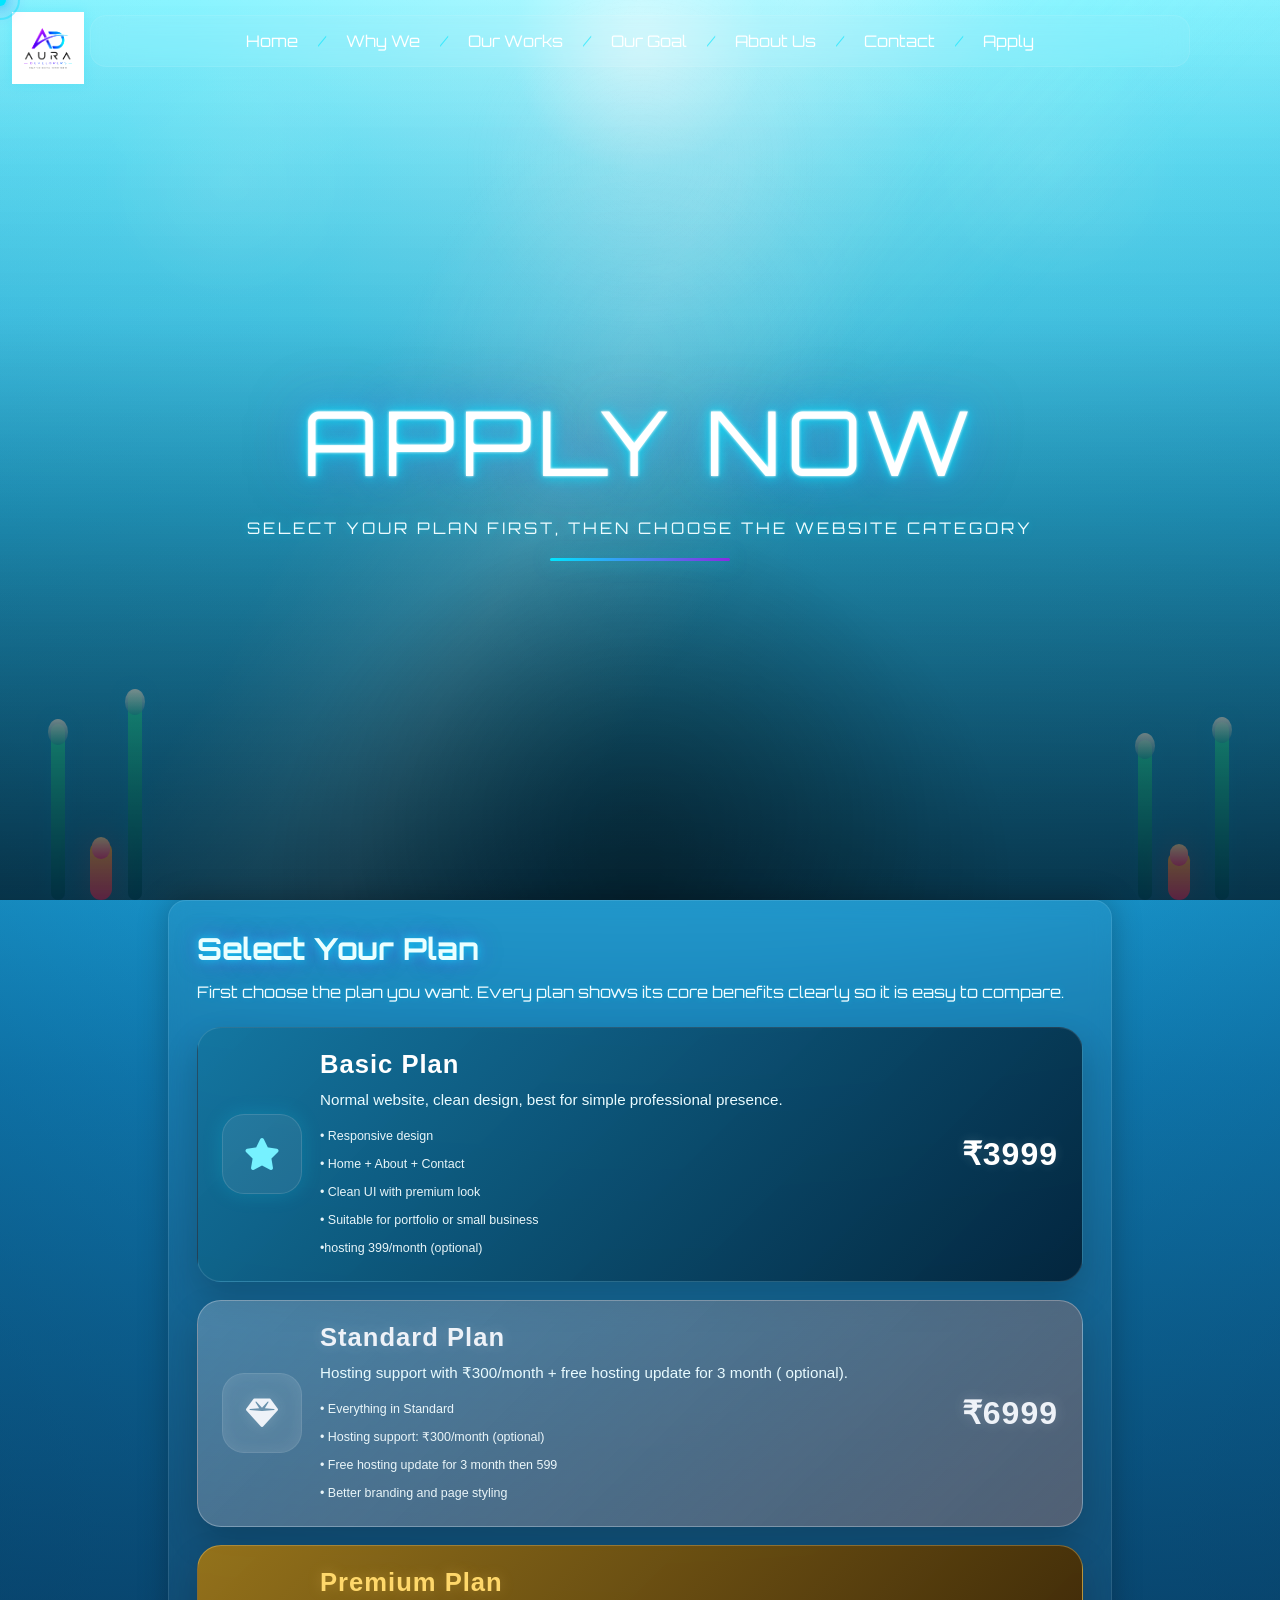
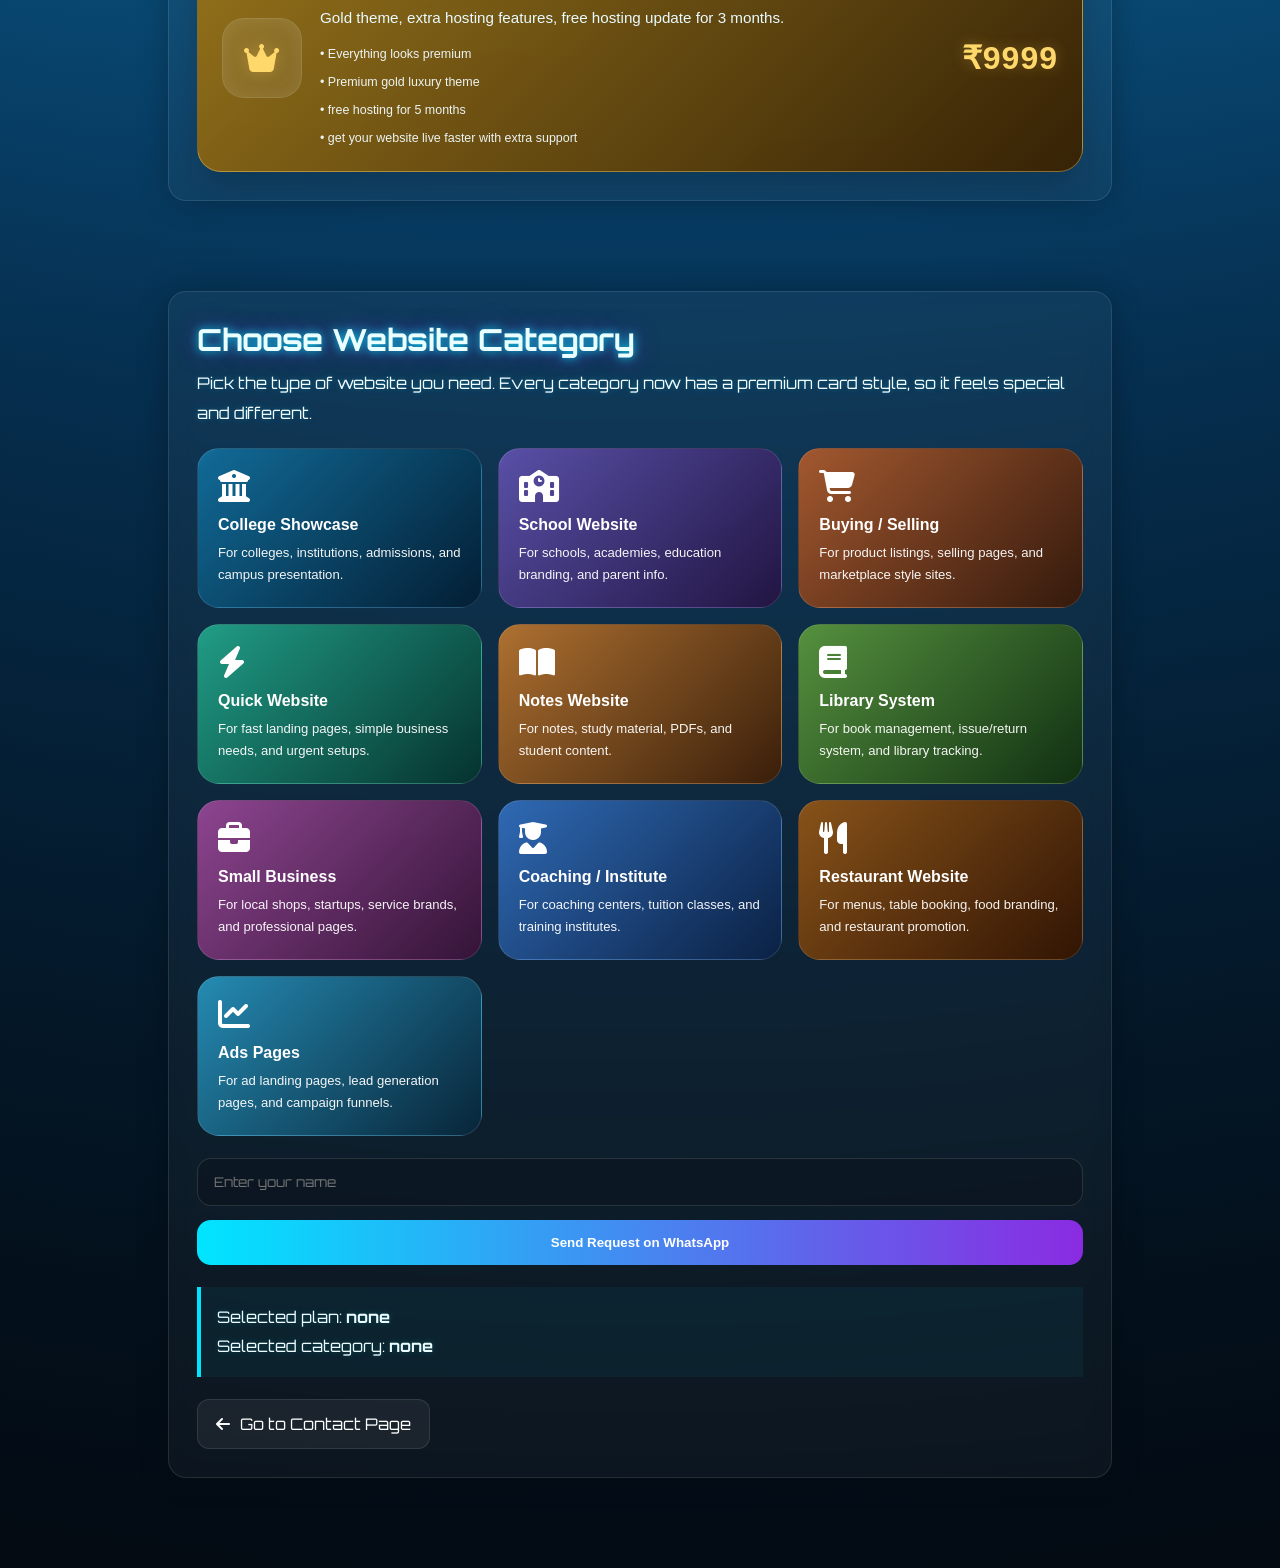
<file: apply.html>
<!DOCTYPE html>
<html lang="en">
<head>
<meta charset="UTF-8">
<meta name="viewport" content="width=device-width, initial-scale=1.0">
<title>Apply - Aura Developer</title>

<link rel="preconnect" href="https://fonts.googleapis.com">
<link rel="preconnect" href="https://fonts.gstatic.com" crossorigin>
<link href="https://fonts.googleapis.com/css2?family=Orbitron:wght@500;700;900&display=swap" rel="stylesheet">
<link href="https://cdnjs.cloudflare.com/ajax/libs/font-awesome/6.5.0/css/all.min.css" rel="stylesheet">

<style>
*{margin:0;padding:0;box-sizing:border-box;}
html, body{width:100%;min-height:100%;scroll-behavior:smooth;overflow-x:hidden;}
body{
    font-family:'Orbitron', sans-serif;
    color:#fff;
    overflow-x:hidden;
    position:relative;
    -webkit-font-smoothing:antialiased;
    background:
        radial-gradient(circle at 50% 0%, rgba(255,255,255,0.30) 0%, rgba(95,240,255,0.15) 14%, rgba(18,160,220,0.14) 30%, rgba(5,52,88,0.52) 56%, rgba(3,10,18,0.98) 100%),
        linear-gradient(180deg, #7ef3ff 0%, #29bff0 16%, #1079b0 34%, #07385f 62%, #040f18 100%);
}
body::before{
    content:"";
    position:fixed;
    inset:0;
    background:
        radial-gradient(circle at 50% 5%, rgba(255,255,255,0.48), transparent 12%),
        radial-gradient(circle at 18% 20%, rgba(255,255,255,0.10), transparent 10%),
        radial-gradient(circle at 82% 18%, rgba(255,255,255,0.10), transparent 10%),
        linear-gradient(180deg, rgba(255,255,255,0.12), transparent 18%);
    pointer-events:none;
    z-index:0;
    mix-blend-mode:screen;
    animation:surfaceShimmer 12s ease-in-out infinite;
}
body::after{
    content:"";
    position:fixed;
    inset:0;
    background:
        radial-gradient(circle at 50% 100%, rgba(0,0,0,0.34), transparent 34%),
        linear-gradient(180deg, transparent 0%, rgba(2,12,24,0.10) 35%, rgba(0,5,10,0.65) 100%);
    pointer-events:none;
    z-index:1;
}
@keyframes surfaceShimmer{0%,100%{transform:translateY(0);}50%{transform:translateY(8px);}}

.ocean{position:fixed;inset:0;overflow:hidden;pointer-events:none;z-index:1;}
.ocean::before{
    content:"";
    position:absolute;
    inset:-10%;
    background:
        linear-gradient(120deg, transparent 35%, rgba(255,255,255,0.22) 47%, transparent 57%),
        linear-gradient(135deg, transparent 42%, rgba(120,245,255,0.16) 50%, transparent 60%);
    opacity:0.72;
    transform:rotate(-2deg);
    animation:causticDrift 14s linear infinite;
}
@keyframes causticDrift{0%{transform:translateX(-4%) translateY(0) rotate(-2deg);}50%{transform:translateX(4%) translateY(6px) rotate(-2deg);}100%{transform:translateX(-4%) translateY(0) rotate(-2deg);}}
.depth-layer{position:absolute;inset:0;background:radial-gradient(circle at 50% 18%, rgba(255,255,255,0.12), transparent 18%),radial-gradient(circle at 50% 90%, rgba(0,0,0,0.14), transparent 28%);filter:blur(1px);}
.mist{position:absolute;inset:-5%;background:radial-gradient(circle at 50% 40%, rgba(170,245,255,0.10), transparent 26%),radial-gradient(circle at 50% 60%, rgba(255,255,255,0.05), transparent 22%);opacity:0.8;animation:mistMove 16s ease-in-out infinite;}
@keyframes mistMove{0%,100%{transform:translateY(0);}50%{transform:translateY(12px);}}

.bubble{position:absolute;bottom:-60px;width:12px;height:12px;border-radius:50%;border:1px solid rgba(255,255,255,0.65);background:rgba(255,255,255,0.08);box-shadow:0 0 14px rgba(220,255,255,0.22);animation:bubbleRise linear infinite;}
.b1{left:12%;animation-duration:10s;}.b2{left:20%;animation-duration:14s;animation-delay:2s;width:8px;height:8px;}
.b3{left:32%;animation-duration:12s;animation-delay:1s;width:10px;height:10px;}.b4{right:18%;animation-duration:11s;animation-delay:0.5s;}
.b5{right:28%;animation-duration:15s;animation-delay:3s;width:7px;height:7px;}.b6{right:40%;animation-duration:13s;animation-delay:1.5s;width:9px;height:9px;}
@keyframes bubbleRise{0%{transform:translateY(0) translateX(0) scale(1);opacity:0;}10%{opacity:1;}100%{transform:translateY(-120vh) translateX(20px) scale(0.6);opacity:0;}}

.fish{position:absolute;width:112px;height:52px;border-radius:50% 50% 42% 42%;background:linear-gradient(135deg, rgba(255,255,255,0.98), rgba(125,240,255,0.92) 34%, rgba(22,156,220,0.98) 100%);box-shadow:0 0 18px rgba(120,220,255,0.18);filter:drop-shadow(0 0 14px rgba(0,190,255,0.28));opacity:0.98;}
.fish::before{content:"";position:absolute;right:-20px;top:50%;width:26px;height:28px;transform:translateY(-50%) rotate(16deg);border-radius:52% 20% 52% 20%;background:linear-gradient(135deg, rgba(10,72,114,0.98), rgba(210,250,255,0.95));}
.fish::after{content:"";position:absolute;right:24%;top:25%;width:9px;height:9px;border-radius:50%;background:rgba(255,255,255,0.98);box-shadow:0 0 10px rgba(255,255,255,0.55);}
.f1{top:18%;left:-20%;animation:swimR 24s linear infinite;}
.f2{top:34%;left:110%;transform:scale(0.78) rotateY(180deg);animation:swimL 28s linear infinite;opacity:0.8;}
.f3{top:58%;left:-22%;transform:scale(0.66);animation:swimR 30s ease-in-out infinite;opacity:0.72;}
@keyframes swimR{0%{transform:translateX(0) translateY(0) scale(1);}50%{transform:translateX(78vw) translateY(6px) scale(1.05);}100%{transform:translateX(160vw) translateY(0) scale(1);}}
@keyframes swimL{0%{transform:translateX(0) translateY(0) scale(0.78) rotateY(180deg);}50%{transform:translateX(-76vw) translateY(-6px) scale(0.82) rotateY(180deg);}100%{transform:translateX(-160vw) translateY(0) scale(0.78) rotateY(180deg);}}

.seaweed{position:absolute;bottom:0;width:14px;border-radius:20px;background:linear-gradient(180deg, #29f2c7 0%, #057fa7 100%);filter:drop-shadow(0 0 10px rgba(0,190,255,0.2));animation:sway 5s ease-in-out infinite alternate;opacity:0.98;}
.seaweed::before{content:"";position:absolute;left:50%;transform:translateX(-50%);bottom:88%;width:20px;height:26px;border-radius:50%;background:linear-gradient(180deg, rgba(230,255,250,0.95), rgba(36,165,195,0.48));}
.sw1{left:4%;height:176px;}.sw2{left:10%;height:210px;animation-delay:0.3s;}.sw3{right:10%;height:160px;animation-delay:0.2s;}.sw4{right:4%;height:178px;animation-delay:0.4s;}
@keyframes sway{0%{transform:translateX(0) skewX(0deg);}100%{transform:translateX(12px) skewX(7deg);}}

.coral{position:absolute;bottom:0;width:22px;height:58px;border-radius:18px 18px 24px 24px;background:linear-gradient(180deg, #ffcf6a 0%, #ff5ca8 100%);filter:drop-shadow(0 0 14px rgba(255,120,180,0.25));}
.coral::before{content:"";position:absolute;left:50%;bottom:70%;width:18px;height:22px;border-radius:999px;transform:translateX(-50%);background:linear-gradient(180deg, #fff6c9 0%, #ff5ca8 100%);}
.c1{left:7%;}.c2{right:7%;height:48px;}

.cursor{position:fixed;width:12px;height:12px;border-radius:50%;background:#00e5ff;box-shadow:0 0 10px #00e5ff, 0 0 20px #8a2be2;pointer-events:none;transform:translate(-50%,-50%);z-index:99999;}
.cursor-ring{position:fixed;width:40px;height:40px;border:2px solid rgba(0,229,255,0.4);border-radius:50%;pointer-events:none;transform:translate(-50%,-50%);z-index:99998;transition:0.08s ease;}
.spark{position:fixed;width:6px;height:6px;border-radius:50%;background:#00e5ff;pointer-events:none;z-index:99997;box-shadow:0 0 10px #00e5ff, 0 0 20px #8a2be2;animation:sparkFly 0.6s linear forwards;}
@keyframes sparkFly{0%{opacity:1;transform:scale(1);}100%{opacity:0;transform:translateY(-30px) scale(0);}}

.site-logo{position:fixed;top:12px;left:12px;z-index:10000;display:inline-block;text-decoration:none;}
.site-logo img{width:72px;height:auto;object-fit:contain;transition:0.3s ease;filter:brightness(1.05) contrast(1.08) drop-shadow(0 0 6px rgba(0,229,255,0.2));}
.navbar{position:fixed;top:15px;left:50%;transform:translateX(-50%);width:90%;max-width:1100px;display:flex;justify-content:center;gap:20px;padding:15px 20px;background:rgba(255,255,255,.05);backdrop-filter:blur(15px);border:1px solid rgba(255,255,255,.08);border-radius:16px;z-index:9997;flex-wrap:wrap;}
.navbar a{color:#fff;text-decoration:none;transition:.3s;}
.navbar a:hover{color:#00e5ff;text-shadow:0 0 10px #00e5ff;}
.navbar span{color:#00e5ff;opacity:.6;}

.hero{min-height:100vh;display:flex;align-items:center;justify-content:center;text-align:center;padding:120px 20px 40px;position:relative;z-index:2;}
.hero-content{max-width:1100px;}
.big-title{font-size:clamp(2.5rem, 7vw, 6rem);letter-spacing:6px;color:#fff;text-shadow:0 0 3px #ffffff,0 0 12px rgba(0,229,255,0.95),0 0 30px rgba(0,229,255,0.7),0 0 55px rgba(138,43,226,0.5);margin-bottom:16px;animation:floatText 4s ease-in-out infinite;}
.sub-title{font-size:1rem;letter-spacing:3px;color:#eefcff;line-height:1.8;margin:0 auto 16px;max-width:900px;text-shadow:0 0 8px rgba(0,229,255,0.45);}
.line{width:180px;height:3px;background:linear-gradient(90deg, #00e5ff, #8a2be2);margin:0 auto 34px;border-radius:999px;box-shadow:0 0 18px rgba(0,229,255,0.5);animation:lineGlow 2s ease-in-out infinite;}
@keyframes floatText{0%,100%{transform:translateY(0);}50%{transform:translateY(-6px);}}
@keyframes lineGlow{0%,100%{opacity:0.7;transform:scaleX(1);}50%{opacity:1;transform:scaleX(1.05);}}

.section{max-width:1200px;margin:0 auto;padding:0 10% 90px;position:relative;z-index:2;}
.section-box{background:rgba(255,255,255,0.04);border:1px solid rgba(255,255,255,0.1);border-radius:18px;padding:28px;backdrop-filter:blur(10px);box-shadow:0 0 30px rgba(0,0,0,0.25);}
.section-box h2{color:#eaffff;font-size:1.9rem;margin-bottom:10px;text-shadow:0 0 10px rgba(0,229,255,0.9), 0 0 22px rgba(138,43,226,0.55);}
.section-box p{color:#f0fbff;line-height:1.9;margin-bottom:18px;text-shadow:0 0 6px rgba(0,229,255,0.28);}

.plan-box{margin-top:20px;display:grid;gap:18px;}
.plan-btn{width:100%;min-height:140px;display:flex;align-items:center;justify-content:space-between;gap:18px;padding:22px 24px;border:none;border-radius:24px;cursor:pointer;text-align:left;color:#fff;position:relative;overflow:hidden;background:rgba(255,255,255,0.05);border:1px solid rgba(255,255,255,0.12);box-shadow:0 16px 35px rgba(0,0,0,0.18);transform:translateY(30px) scale(0.96);opacity:0;animation:cardIn 0.9s cubic-bezier(.2,.8,.2,1) forwards;transition:0.35s ease;}
.plan-btn::before{content:"";position:absolute;inset:-2px;background:linear-gradient(120deg, transparent 0%, rgba(255,255,255,0.22) 35%, transparent 70%);transform:translateX(-120%);transition:0.7s ease;}
.plan-btn::after{content:"";position:absolute;inset:0;background:radial-gradient(circle at top left, rgba(255,255,255,0.22), transparent 35%);opacity:0;transition:0.3s ease;}
.plan-btn:hover{transform:translateY(-8px) scale(1.02);box-shadow:0 24px 55px rgba(0,0,0,0.28);}
.plan-btn:hover::before{transform:translateX(120%);}
.plan-btn:hover::after{opacity:1;}
.plan-btn.active{transform:translateY(-6px) scale(1.03);box-shadow:0 0 0 1px rgba(0,229,255,0.35), 0 20px 60px rgba(0,0,0,0.30);}
.plan-icon{width:80px;height:80px;border-radius:22px;display:flex;align-items:center;justify-content:center;flex:0 0 80px;font-size:2rem;background:rgba(255,255,255,0.08);border:1px solid rgba(255,255,255,0.12);box-shadow:inset 0 0 18px rgba(255,255,255,0.08);position:relative;z-index:1;}
.plan-info{flex:1;position:relative;z-index:1;}
.plan-info h3{font-size:1.6rem;margin-bottom:8px;letter-spacing:1px;}
.plan-info small{display:block;color:#e9fbff;line-height:1.7;font-size:0.95rem;max-width:560px;}
.plan-price{font-size:2rem;font-weight:900;letter-spacing:1px;position:relative;z-index:1;text-shadow:0 0 12px rgba(255,255,255,0.15);}
.plan-features{margin-top:14px;display:grid;gap:8px;color:#f3fdff;font-size:0.78rem;line-height:1.6}
.plan-features span{display:block;opacity:0.95;}
.plan-basic{background:linear-gradient(135deg, rgba(20,118,160,0.92), rgba(3,35,58,0.96));}
.plan-basic .plan-icon{color:#76f1ff;box-shadow:0 0 20px rgba(0,229,255,0.18);}
.plan-silver{background:linear-gradient(135deg, rgba(205,212,225,0.28), rgba(90,98,115,0.88));border:1px solid rgba(220,225,235,0.35);}
.plan-silver .plan-icon,.plan-silver .plan-price,.plan-silver h3{color:#eef2f8;text-shadow:0 0 14px rgba(255,255,255,0.18);}
.plan-gold{background:linear-gradient(135deg, rgba(155,116,22,0.95), rgba(55,34,4,0.98));border:1px solid rgba(255,215,120,0.35);}
.plan-gold .plan-icon,.plan-gold .plan-price,.plan-gold h3{color:#ffd86b;text-shadow:0 0 14px rgba(255,210,90,0.28);}
.plan-btn:nth-child(1){animation-delay:0.1s;}
.plan-btn:nth-child(2){animation-delay:0.22s;}
.plan-btn:nth-child(3){animation-delay:0.34s;}
@keyframes cardIn{to{transform:translateY(0) scale(1);opacity:1;}}

.category-grid{
    margin-top:20px;
    display:grid;
    grid-template-columns:repeat(auto-fit,minmax(220px,1fr));
    gap:16px;
}
.category-card{
    border:none;
    padding:20px;
    min-height:160px;
    border-radius:22px;
    color:#fff;
    text-align:left;
    cursor:pointer;
    position:relative;
    overflow:hidden;
    background:rgba(255,255,255,0.05);
    border:1px solid rgba(255,255,255,0.12);
    transition:0.35s ease;
    transform:translateY(20px);
    opacity:0;
    animation:catIn 0.8s ease forwards;
}
.category-card:hover{
    transform:translateY(-8px) scale(1.02);
}
.category-card.active{
    outline:2px solid rgba(0,229,255,0.65);
    box-shadow:0 0 22px rgba(0,229,255,0.18);
}
.category-card i{
    font-size:2rem;
    margin-bottom:14px;
}
.category-card h3{
    font-size:1rem;
    margin-bottom:8px;
}
.category-card small{
    display:block;
    line-height:1.7;
    font-size:0.82rem;
    opacity:0.95;
}
.category-card:nth-child(1){animation-delay:0.05s;}
.category-card:nth-child(2){animation-delay:0.10s;}
.category-card:nth-child(3){animation-delay:0.15s;}
.category-card:nth-child(4){animation-delay:0.20s;}
.category-card:nth-child(5){animation-delay:0.25s;}
.category-card:nth-child(6){animation-delay:0.30s;}
.category-card:nth-child(7){animation-delay:0.35s;}
.category-card:nth-child(8){animation-delay:0.40s;}
.category-card:nth-child(9){animation-delay:0.45s;}
.category-card:nth-child(10){animation-delay:0.50s;}

.cat1{background:linear-gradient(135deg, rgba(19,114,160,0.9), rgba(3,30,52,0.95));}
.cat2{background:linear-gradient(135deg, rgba(98,84,177,0.9), rgba(35,20,67,0.95));}
.cat3{background:linear-gradient(135deg, rgba(176,92,45,0.92), rgba(55,25,10,0.95));}
.cat4{background:linear-gradient(135deg, rgba(35,167,140,0.92), rgba(6,52,46,0.95));}
.cat5{background:linear-gradient(135deg, rgba(188,119,47,0.92), rgba(61,31,8,0.95));}
.cat6{background:linear-gradient(135deg, rgba(92,154,62,0.92), rgba(18,50,17,0.95));}
.cat7{background:linear-gradient(135deg, rgba(153,72,152,0.92), rgba(55,20,56,0.95));}
.cat8{background:linear-gradient(135deg, rgba(51,112,191,0.92), rgba(11,34,70,0.95));}
.cat9{background:linear-gradient(135deg, rgba(147,87,23,0.92), rgba(52,21,2,0.95));}
.cat10{background:linear-gradient(135deg, rgba(40,149,190,0.92), rgba(8,38,58,0.95));}
@keyframes catIn{to{transform:translateY(0);opacity:1;}}

.form-grid{margin-top:22px;display:grid;gap:14px;}
input{
    width:100%;
    padding:15px 16px;
    border-radius:14px;
    border:1px solid rgba(255,255,255,0.12);
    background:rgba(0,0,0,0.18);
    color:#fff;
    outline:none;
    font-family:inherit;
}
.action-btn{
    display:inline-flex;
    align-items:center;
    justify-content:center;
    gap:10px;
    width:100%;
    padding:15px 18px;
    border:none;
    border-radius:14px;
    background:linear-gradient(90deg, #00e5ff, #8a2be2);
    color:#fff;
    font-weight:700;
    cursor:pointer;
    transition:.3s ease;
}
.action-btn:hover{transform:translateY(-3px);box-shadow:0 0 18px rgba(0,229,255,0.25);}
.note{margin-top:22px;padding:16px;border-left:4px solid #00e5ff;background:rgba(0,229,255,0.05);color:#ecfcff;line-height:1.8;text-shadow:0 0 6px rgba(0,229,255,0.2);}
.footer-actions{margin-top:22px;display:flex;gap:12px;flex-wrap:wrap;}
.back-btn{display:inline-flex;align-items:center;justify-content:center;gap:10px;padding:14px 18px;border-radius:12px;text-decoration:none;color:#fff;background:rgba(255,255,255,0.06);border:1px solid rgba(255,255,255,0.1);transition:0.3s ease;}
.back-btn:hover{transform:translateY(-3px);border-color:rgba(0,229,255,0.35);box-shadow:0 0 16px rgba(0,229,255,0.15);}

@media (max-width:768px){
    body{cursor:auto;}
    .cursor,.cursor-ring{display:none;}
    .big-title{letter-spacing:2px;}
    .sub-title{font-size:0.92rem;letter-spacing:1px;}
    .section-box{padding:22px;}
    .navbar{top:70px;width:calc(100% - 16px);gap:8px;padding:10px 10px;}
    .navbar a{font-size:0.78rem;}
    .navbar span{display:none;}
    .plan-btn{min-height:120px;padding:18px;flex-direction:column;align-items:flex-start;}
    .plan-icon{width:64px;height:64px;flex:0 0 64px;border-radius:18px;font-size:1.5rem;}
    .plan-price{font-size:1.6rem;align-self:flex-end;}
}
@media (max-width:480px){
    .site-logo{top:8px;left:8px;}
    .site-logo img{width:48px;}
    .navbar{top:62px;width:calc(100% - 12px);padding:8px 8px;}
    .navbar a{font-size:0.7rem;}
    .big-title{font-size:clamp(2rem, 10vw, 3.5rem);}
    .section-box{padding:18px;}
}
</style>
</head>
<body>

<div class="ocean">
    <div class="depth-layer"></div>
    <div class="mist"></div>
    <div class="fish f1"></div>
    <div class="fish f2"></div>
    <div class="fish f3"></div>
    <div class="seaweed sw1"></div>
    <div class="seaweed sw2"></div>
    <div class="seaweed sw3"></div>
    <div class="seaweed sw4"></div>
    <div class="coral c1"></div>
    <div class="coral c2"></div>
    <div class="bubble b1"></div>
    <div class="bubble b2"></div>
    <div class="bubble b3"></div>
    <div class="bubble b4"></div>
    <div class="bubble b5"></div>
    <div class="bubble b6"></div>
</div>

<div class="cursor"></div>
<div class="cursor-ring"></div>

<a href="index.html" class="site-logo">
    <img src="logo.png" alt="Aura Developers Logo">
</a>

<nav class="navbar">
    <a href="index.html">Home</a>
    <span>/</span>
    <a href="./3rd.html">Why We</a>
    <span>/</span>
    <a href="works.html">Our Works</a>
    <span>/</span>
    <a href="./goal.html">Our Goal</a>
    <span>/</span>
    <a href="./about.html">About Us</a>
    <span>/</span>
    <a href="./contact.html">Contact</a>
    <span>/</span>
    <a href="apply.html">Apply</a>
</nav>

<section class="hero">
    <div class="hero-content">
        <div class="big-title">APPLY NOW</div>
        <div class="sub-title">SELECT YOUR PLAN FIRST, THEN CHOOSE THE WEBSITE CATEGORY</div>
        <div class="line"></div>
    </div>
</section>

<div class="section">
    <div class="section-box">
        <h2>Select Your Plan</h2>
        <p>First choose the plan you want. Every plan shows its core benefits clearly so it is easy to compare.</p>

        <div class="plan-box">
            <button class="plan-btn plan-basic" data-plan="Basic - ₹4999" type="button">
                <div class="plan-icon"><i class="fa-solid fa-star"></i></div>
                <div class="plan-info">
                    <h3>Basic Plan</h3>
                    <small>Normal website, clean design, best for simple professional presence.</small>
                    <div class="plan-features">
                        <span>• Responsive design</span>
                        <span>• Home + About + Contact</span>
                        <span>• Clean UI with premium look</span>
                        <span>• Suitable for portfolio or small business</span>
                         <span>•hosting 399/month (optional) </span>
                    </div>
                </div>
                <div class="plan-price">₹3999</div>
            </button>

            <button class="plan-btn plan-silver" data-plan="Standard - ₹6999" type="button">
                <div class="plan-icon"><i class="fa-solid fa-gem"></i></div>
                <div class="plan-info">
                    <h3>Standard Plan</h3>
                    <small>Hosting support with ₹300/month + free hosting update for 3 month ( optional).</small>
                    <div class="plan-features">
                        <span>• Everything in Standard</span>
                        <span>• Hosting support: ₹300/month (optional)</span>
                        <span>• Free hosting update for 3 month then 599</span>
                        <span>• Better branding and page styling</span>
                    </div>
                </div>
                <div class="plan-price">₹6999</div>
            </button>

            <button class="plan-btn plan-gold" data-plan="Premium - ₹9999" type="button">
                <div class="plan-icon"><i class="fa-solid fa-crown"></i></div>
                <div class="plan-info">
                    <h3>Premium Plan</h3>
                    <small>Gold theme, extra hosting features, free hosting update for 3 months.</small>
                    <div class="plan-features">
                        <span>• Everything looks premium</span>
                        <span>• Premium gold luxury theme</span>
                        <span>• free hosting for 5 months</span>
                        <span>• get your website live faster with extra support</span>
                    </div>
                </div>
                <div class="plan-price">₹9999</div>
            </button>
            </div>
        </div>
</div>

<div class="section">
    <div class="section-box">
        <h2>Choose Website Category</h2>
        <p>Pick the type of website you need. Every category now has a premium card style, so it feels special and different.</p>

        <div class="category-grid">
            <button class="category-card cat1" data-category="College Showcase Site" type="button">
                <i class="fa-solid fa-building-columns"></i>
                <h3>College Showcase</h3>
                <small>For colleges, institutions, admissions, and campus presentation.</small>
            </button>

            <button class="category-card cat2" data-category="School Website" type="button">
                <i class="fa-solid fa-school"></i>
                <h3>School Website</h3>
                <small>For schools, academies, education branding, and parent info.</small>
            </button>

            <button class="category-card cat3" data-category="Buying / Selling Website" type="button">
                <i class="fa-solid fa-cart-shopping"></i>
                <h3>Buying / Selling</h3>
                <small>For product listings, selling pages, and marketplace style sites.</small>
            </button>

            <button class="category-card cat4" data-category="Quick Website" type="button">
                <i class="fa-solid fa-bolt"></i>
                <h3>Quick Website</h3>
                <small>For fast landing pages, simple business needs, and urgent setups.</small>
            </button>

            <button class="category-card cat5" data-category="Notes Website" type="button">
                <i class="fa-solid fa-book-open"></i>
                <h3>Notes Website</h3>
                <small>For notes, study material, PDFs, and student content.</small>
            </button>

            <button class="category-card cat6" data-category="Library Management System" type="button">
                <i class="fa-solid fa-book"></i>
                <h3>Library System</h3>
                <small>For book management, issue/return system, and library tracking.</small>
            </button>

            <button class="category-card cat7" data-category="Small Business Website" type="button">
                <i class="fa-solid fa-briefcase"></i>
                <h3>Small Business</h3>
                <small>For local shops, startups, service brands, and professional pages.</small>
            </button>

            <button class="category-card cat8" data-category="Coaching / Institute Website" type="button">
                <i class="fa-solid fa-user-graduate"></i>
                <h3>Coaching / Institute</h3>
                <small>For coaching centers, tuition classes, and training institutes.</small>
            </button>

            <button class="category-card cat9" data-category="Restaurant Website" type="button">
                <i class="fa-solid fa-utensils"></i>
                <h3>Restaurant Website</h3>
                <small>For menus, table booking, food branding, and restaurant promotion.</small>
            </button>

            <button class="category-card cat10" data-category="Ads Handling Pages" type="button">
                <i class="fa-solid fa-chart-line"></i>
                <h3>Ads Pages</h3>
                <small>For ad landing pages, lead generation pages, and campaign funnels.</small>
            </button>
        </div>

        <div class="form-grid">
            <input type="text" id="userName" placeholder="Enter your name">
            <button class="action-btn" onclick="sendWhatsApp()" type="button">
                Send Request on WhatsApp
            </button>
        </div>

        <div class="note" id="previewBox">Selected plan: none</div>

        <div class="footer-actions">
            <a href="contact.html" class="back-btn">
                <i class="fa-solid fa-arrow-left"></i>
                Go to Contact Page
            </a>
        </div>
    </div>
</div>

<script>
const cursor = document.querySelector(".cursor");
const ring = document.querySelector(".cursor-ring");
const previewBox = document.getElementById("previewBox");
const userNameInput = document.getElementById("userName");
const planButtons = document.querySelectorAll(".plan-btn");
const categoryCards = document.querySelectorAll(".category-card");

let selectedPlan = localStorage.getItem("selectedPlan") || "";
let selectedCategory = "";

document.addEventListener("mousemove",(e)=>{
    const x = e.clientX;
    const y = e.clientY;
    cursor.style.left = x + "px";
    cursor.style.top = y + "px";
    ring.style.left = x + "px";
    ring.style.top = y + "px";

    const spark = document.createElement("div");
    spark.className = "spark";
    spark.style.left = x + "px";
    spark.style.top = y + "px";
    document.body.appendChild(spark);
    setTimeout(()=> spark.remove(), 600);
});

document.querySelectorAll("a, button, .section-box").forEach(el => {
    el.addEventListener("mouseenter", () => {
        cursor.classList.add("hover");
        ring.classList.add("hover");
    });
    el.addEventListener("mouseleave", () => {
        cursor.classList.remove("hover");
        ring.classList.remove("hover");
    });
});

planButtons.forEach(btn => {
    btn.addEventListener("click", function(){
        planButtons.forEach(b => b.classList.remove("active"));
        this.classList.add("active");
        selectedPlan = this.dataset.plan;
        localStorage.setItem("selectedPlan", selectedPlan);
        updatePreview();
    });
});

categoryCards.forEach(card => {
    card.addEventListener("click", function(){
        categoryCards.forEach(c => c.classList.remove("active"));
        this.classList.add("active");
        selectedCategory = this.dataset.category;
        updatePreview();
    });
});

function updatePreview(){
    previewBox.innerHTML = `Selected plan: <strong>${selectedPlan || "none"}</strong><br>Selected category: <strong>${selectedCategory || "none"}</strong>`;
}

function sendWhatsApp(){
    const name = userNameInput.value.trim() || "Client";

    if (!selectedPlan) {
        alert("Please choose a plan first.");
        return;
    }

    if (!selectedCategory) {
        alert("Please choose a website category.");
        return;
    }

    const message = `Hello, I want this type of website:\nPlan: ${selectedPlan}\nCategory: ${selectedCategory}\nName: ${name}`;
    const phone = "919259129530";
    const url = `https://wa.me/${phone}?text=${encodeURIComponent(message)}`;
    window.open(url, "_blank");
}

updatePreview();
</script>

</body>
</html>
</file>
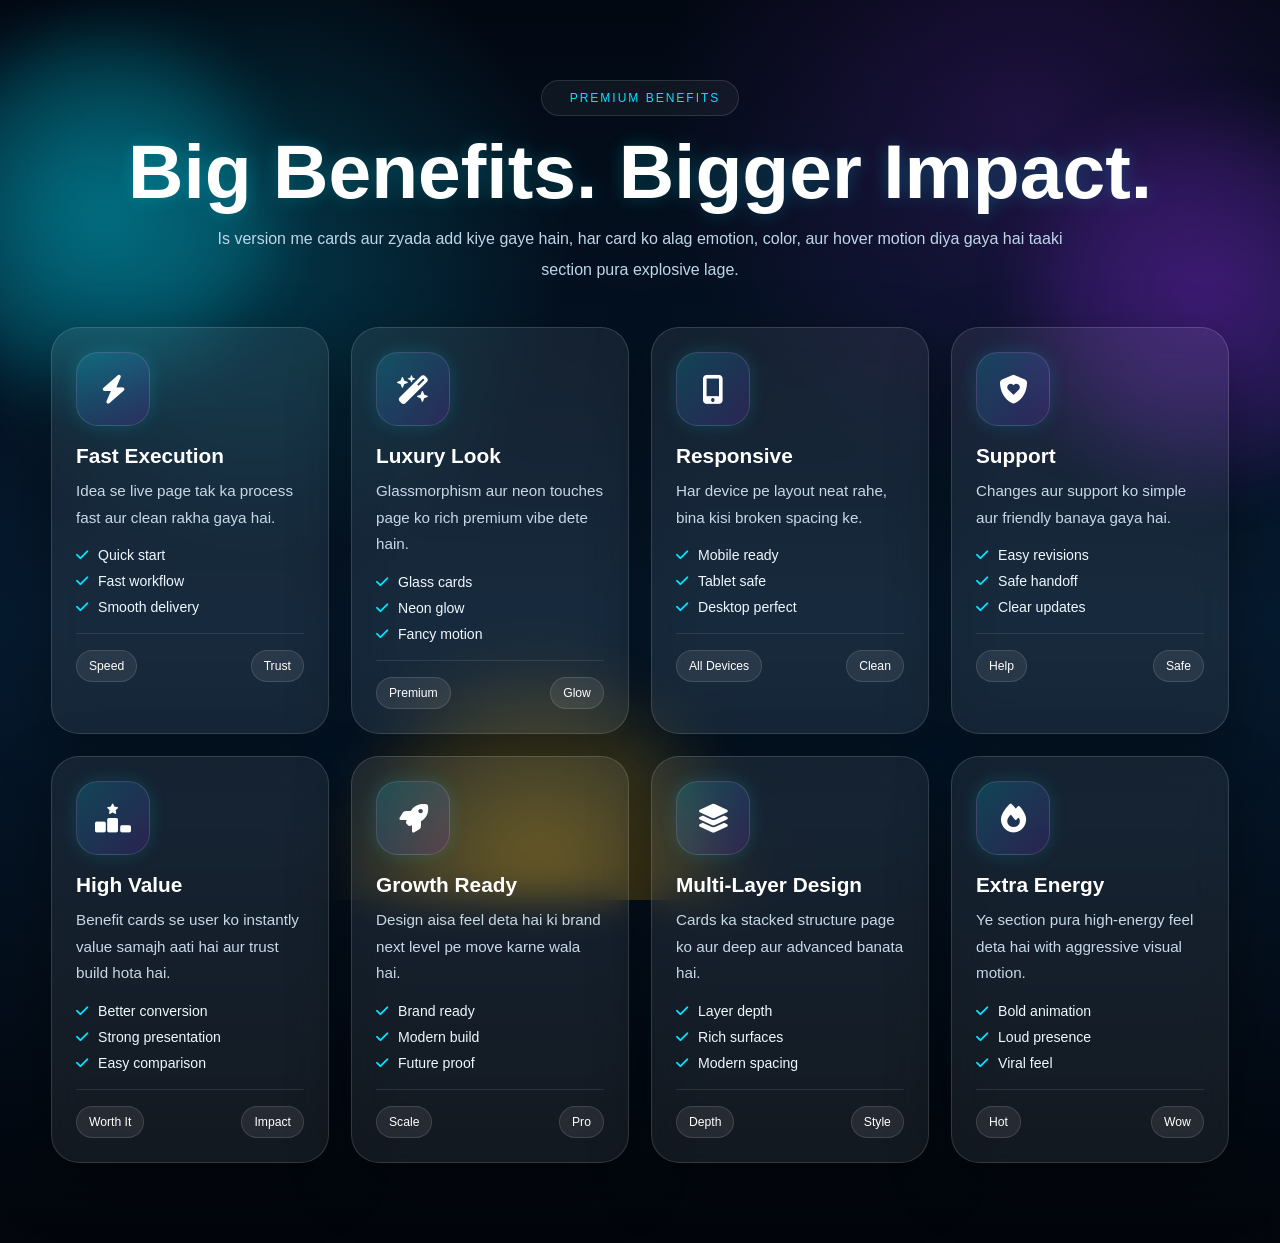
<file: benefits.html>
<!DOCTYPE html>
<html lang="en">
<head>
<meta charset="UTF-8" />
<meta name="viewport" content="width=device-width, initial-scale=1.0" />
<title>Benefits That Hit Hard</title>
<link href="https://cdnjs.cloudflare.com/ajax/libs/font-awesome/6.5.0/css/all.min.css" rel="stylesheet">
<style>
*{margin:0;padding:0;box-sizing:border-box;}
html,body{width:100%;min-height:100%;overflow-x:hidden;}
body{
  font-family:Arial, sans-serif;
  color:#fff;
  background:
    radial-gradient(circle at 20% 20%, rgba(0,229,255,0.18), transparent 22%),
    radial-gradient(circle at 80% 10%, rgba(138,43,226,0.20), transparent 24%),
    linear-gradient(180deg, #020812 0%, #061a2f 50%, #02050b 100%);
}
.bg{
  position:fixed;
  inset:0;
  overflow:hidden;
  pointer-events:none;
}
.blob{
  position:absolute;
  width:360px;
  height:360px;
  border-radius:50%;
  filter:blur(32px);
  opacity:.45;
  animation:moveBlob 14s ease-in-out infinite alternate;
}
.blob1{left:-90px;top:30px;background:radial-gradient(circle, rgba(0,229,255,0.95), rgba(0,229,255,0.05));}
.blob2{right:-110px;top:120px;background:radial-gradient(circle, rgba(138,43,226,0.95), rgba(138,43,226,0.05));animation-delay:1.8s;}
.blob3{left:28%;bottom:-140px;background:radial-gradient(circle, rgba(255,184,0,0.85), rgba(255,184,0,0.04));animation-delay:3.2s;}
@keyframes moveBlob{
  0%{transform:translate(0,0) scale(1);}
  100%{transform:translate(90px,50px) scale(1.25);}
}
.container{
  position:relative;
  z-index:2;
  width:min(1280px,92%);
  margin:0 auto;
  padding:80px 0;
}
.hero{
  text-align:center;
  margin-bottom:42px;
}
.tag{
  display:inline-flex;
  align-items:center;
  gap:10px;
  padding:10px 18px;
  border-radius:999px;
  border:1px solid rgba(255,255,255,0.12);
  background:rgba(255,255,255,0.05);
  color:#00e5ff;
  letter-spacing:2px;
  text-transform:uppercase;
  font-size:12px;
  margin-bottom:16px;
  backdrop-filter:blur(12px);
}
.hero h1{
  font-size:clamp(2.3rem, 6vw, 5rem);
  line-height:1.02;
  margin-bottom:14px;
  text-shadow:0 0 18px rgba(0,229,255,0.24);
}
.hero p{
  max-width:860px;
  margin:0 auto;
  color:#bfd6ea;
  line-height:1.9;
  font-size:1rem;
}
.grid{
  display:grid;
  grid-template-columns:repeat(4, 1fr);
  gap:22px;
}
.card{
  position:relative;
  overflow:hidden;
  padding:24px;
  min-height:340px;
  border-radius:28px;
  background:rgba(255,255,255,0.07);
  border:1px solid rgba(255,255,255,0.14);
  backdrop-filter:blur(18px);
  box-shadow:0 20px 60px rgba(0,0,0,0.35);
  transform-style:preserve-3d;
  transform:perspective(1200px) translateY(24px);
  opacity:0;
  animation:enter .9s cubic-bezier(.2,.8,.2,1) forwards;
  transition:.35s ease;
}
.card:hover{
  transform:perspective(1200px) translateY(-12px) rotateX(7deg) rotateY(-7deg) scale(1.02);
  box-shadow:0 28px 80px rgba(0,0,0,0.5);
}
.card::before{
  content:"";
  position:absolute;
  inset:-2px;
  background:linear-gradient(120deg, transparent 0%, rgba(255,255,255,0.18) 40%, transparent 70%);
  transform:translateX(-120%);
  transition:.8s ease;
}
.card:hover::before{transform:translateX(120%);}
.card::after{
  content:"";
  position:absolute;
  inset:auto -70px -70px auto;
  width:200px;
  height:200px;
  background:radial-gradient(circle, rgba(255,255,255,0.18), transparent 65%);
  opacity:0;
  transition:.35s ease;
}
.card:hover::after{opacity:1;}
.icon{
  width:74px;
  height:74px;
  border-radius:22px;
  display:flex;
  align-items:center;
  justify-content:center;
  font-size:1.8rem;
  margin-bottom:18px;
  background:linear-gradient(135deg, rgba(0,229,255,0.18), rgba(138,43,226,0.18));
  border:1px solid rgba(255,255,255,0.12);
  box-shadow:0 0 18px rgba(0,229,255,0.15);
}
.card h3{
  font-size:1.3rem;
  margin-bottom:10px;
}
.card p{
  color:#c7d8e7;
  line-height:1.75;
  font-size:0.95rem;
}
.list{
  margin-top:16px;
  display:grid;
  gap:10px;
}
.list span{
  display:flex;
  align-items:center;
  gap:10px;
  color:#eff8ff;
  font-size:0.88rem;
}
.list i{color:#00e5ff;}
.footer{
  margin-top:18px;
  padding-top:16px;
  border-top:1px solid rgba(255,255,255,0.1);
  display:flex;
  justify-content:space-between;
  gap:12px;
  flex-wrap:wrap;
}
.badge{
  padding:8px 12px;
  border-radius:999px;
  font-size:.76rem;
  background:rgba(255,255,255,0.08);
  border:1px solid rgba(255,255,255,0.12);
  color:#fff;
}
.c1{animation-delay:.06s;}
.c2{animation-delay:.12s;}
.c3{animation-delay:.18s;}
.c4{animation-delay:.24s;}
.c5{animation-delay:.30s;}
.c6{animation-delay:.36s;}
.c7{animation-delay:.42s;}
.c8{animation-delay:.48s;}
@keyframes enter{to{opacity:1;transform:perspective(1200px) translateY(0);}}
@media (max-width: 1100px){.grid{grid-template-columns:repeat(2, 1fr);}}
@media (max-width: 640px){
  .grid{grid-template-columns:1fr;}
  .card{min-height:auto;}
}
</style>
</head>
<body>
  <div class="bg">
    <div class="blob blob1"></div>
    <div class="blob blob2"></div>
    <div class="blob blob3"></div>
  </div>

  <div class="container">
    <div class="hero">
      <div class="tag"><i class="fa-solid fa-sparkles"></i> Premium Benefits</div>
      <h1>Big Benefits. Bigger Impact.</h1>
      <p>
        Is version me cards aur zyada add kiye gaye hain, har card ko alag emotion, color, aur hover motion diya gaya hai taaki section pura explosive lage.
      </p>
    </div>

    <div class="grid">
      <div class="card c1">
        <div class="icon"><i class="fa-solid fa-bolt"></i></div>
        <h3>Fast Execution</h3>
        <p>Idea se live page tak ka process fast aur clean rakha gaya hai.</p>
        <div class="list">
          <span><i class="fa-solid fa-check"></i> Quick start</span>
          <span><i class="fa-solid fa-check"></i> Fast workflow</span>
          <span><i class="fa-solid fa-check"></i> Smooth delivery</span>
        </div>
        <div class="footer"><div class="badge">Speed</div><div class="badge">Trust</div></div>
      </div>

      <div class="card c2">
        <div class="icon"><i class="fa-solid fa-wand-magic-sparkles"></i></div>
        <h3>Luxury Look</h3>
        <p>Glassmorphism aur neon touches page ko rich premium vibe dete hain.</p>
        <div class="list">
          <span><i class="fa-solid fa-check"></i> Glass cards</span>
          <span><i class="fa-solid fa-check"></i> Neon glow</span>
          <span><i class="fa-solid fa-check"></i> Fancy motion</span>
        </div>
        <div class="footer"><div class="badge">Premium</div><div class="badge">Glow</div></div>
      </div>

      <div class="card c3">
        <div class="icon"><i class="fa-solid fa-mobile-screen-button"></i></div>
        <h3>Responsive</h3>
        <p>Har device pe layout neat rahe, bina kisi broken spacing ke.</p>
        <div class="list">
          <span><i class="fa-solid fa-check"></i> Mobile ready</span>
          <span><i class="fa-solid fa-check"></i> Tablet safe</span>
          <span><i class="fa-solid fa-check"></i> Desktop perfect</span>
        </div>
        <div class="footer"><div class="badge">All Devices</div><div class="badge">Clean</div></div>
      </div>

      <div class="card c4">
        <div class="icon"><i class="fa-solid fa-shield-heart"></i></div>
        <h3>Support</h3>
        <p>Changes aur support ko simple aur friendly banaya gaya hai.</p>
        <div class="list">
          <span><i class="fa-solid fa-check"></i> Easy revisions</span>
          <span><i class="fa-solid fa-check"></i> Safe handoff</span>
          <span><i class="fa-solid fa-check"></i> Clear updates</span>
        </div>
        <div class="footer"><div class="badge">Help</div><div class="badge">Safe</div></div>
      </div>

      <div class="card c5">
        <div class="icon"><i class="fa-solid fa-ranking-star"></i></div>
        <h3>High Value</h3>
        <p>Benefit cards se user ko instantly value samajh aati hai aur trust build hota hai.</p>
        <div class="list">
          <span><i class="fa-solid fa-check"></i> Better conversion</span>
          <span><i class="fa-solid fa-check"></i> Strong presentation</span>
          <span><i class="fa-solid fa-check"></i> Easy comparison</span>
        </div>
        <div class="footer"><div class="badge">Worth It</div><div class="badge">Impact</div></div>
      </div>

      <div class="card c6">
        <div class="icon"><i class="fa-solid fa-rocket"></i></div>
        <h3>Growth Ready</h3>
        <p>Design aisa feel deta hai ki brand next level pe move karne wala hai.</p>
        <div class="list">
          <span><i class="fa-solid fa-check"></i> Brand ready</span>
          <span><i class="fa-solid fa-check"></i> Modern build</span>
          <span><i class="fa-solid fa-check"></i> Future proof</span>
        </div>
        <div class="footer"><div class="badge">Scale</div><div class="badge">Pro</div></div>
      </div>

      <div class="card c7">
        <div class="icon"><i class="fa-solid fa-layer-group"></i></div>
        <h3>Multi-Layer Design</h3>
        <p>Cards ka stacked structure page ko aur deep aur advanced banata hai.</p>
        <div class="list">
          <span><i class="fa-solid fa-check"></i> Layer depth</span>
          <span><i class="fa-solid fa-check"></i> Rich surfaces</span>
          <span><i class="fa-solid fa-check"></i> Modern spacing</span>
        </div>
        <div class="footer"><div class="badge">Depth</div><div class="badge">Style</div></div>
      </div>

      <div class="card c8">
        <div class="icon"><i class="fa-solid fa-fire"></i></div>
        <h3>Extra Energy</h3>
        <p>Ye section pura high-energy feel deta hai with aggressive visual motion.</p>
        <div class="list">
          <span><i class="fa-solid fa-check"></i> Bold animation</span>
          <span><i class="fa-solid fa-check"></i> Loud presence</span>
          <span><i class="fa-solid fa-check"></i> Viral feel</span>
        </div>
        <div class="footer"><div class="badge">Hot</div><div class="badge">Wow</div></div>
      </div>
    </div>
  </div>
</body>
</html>
</file>
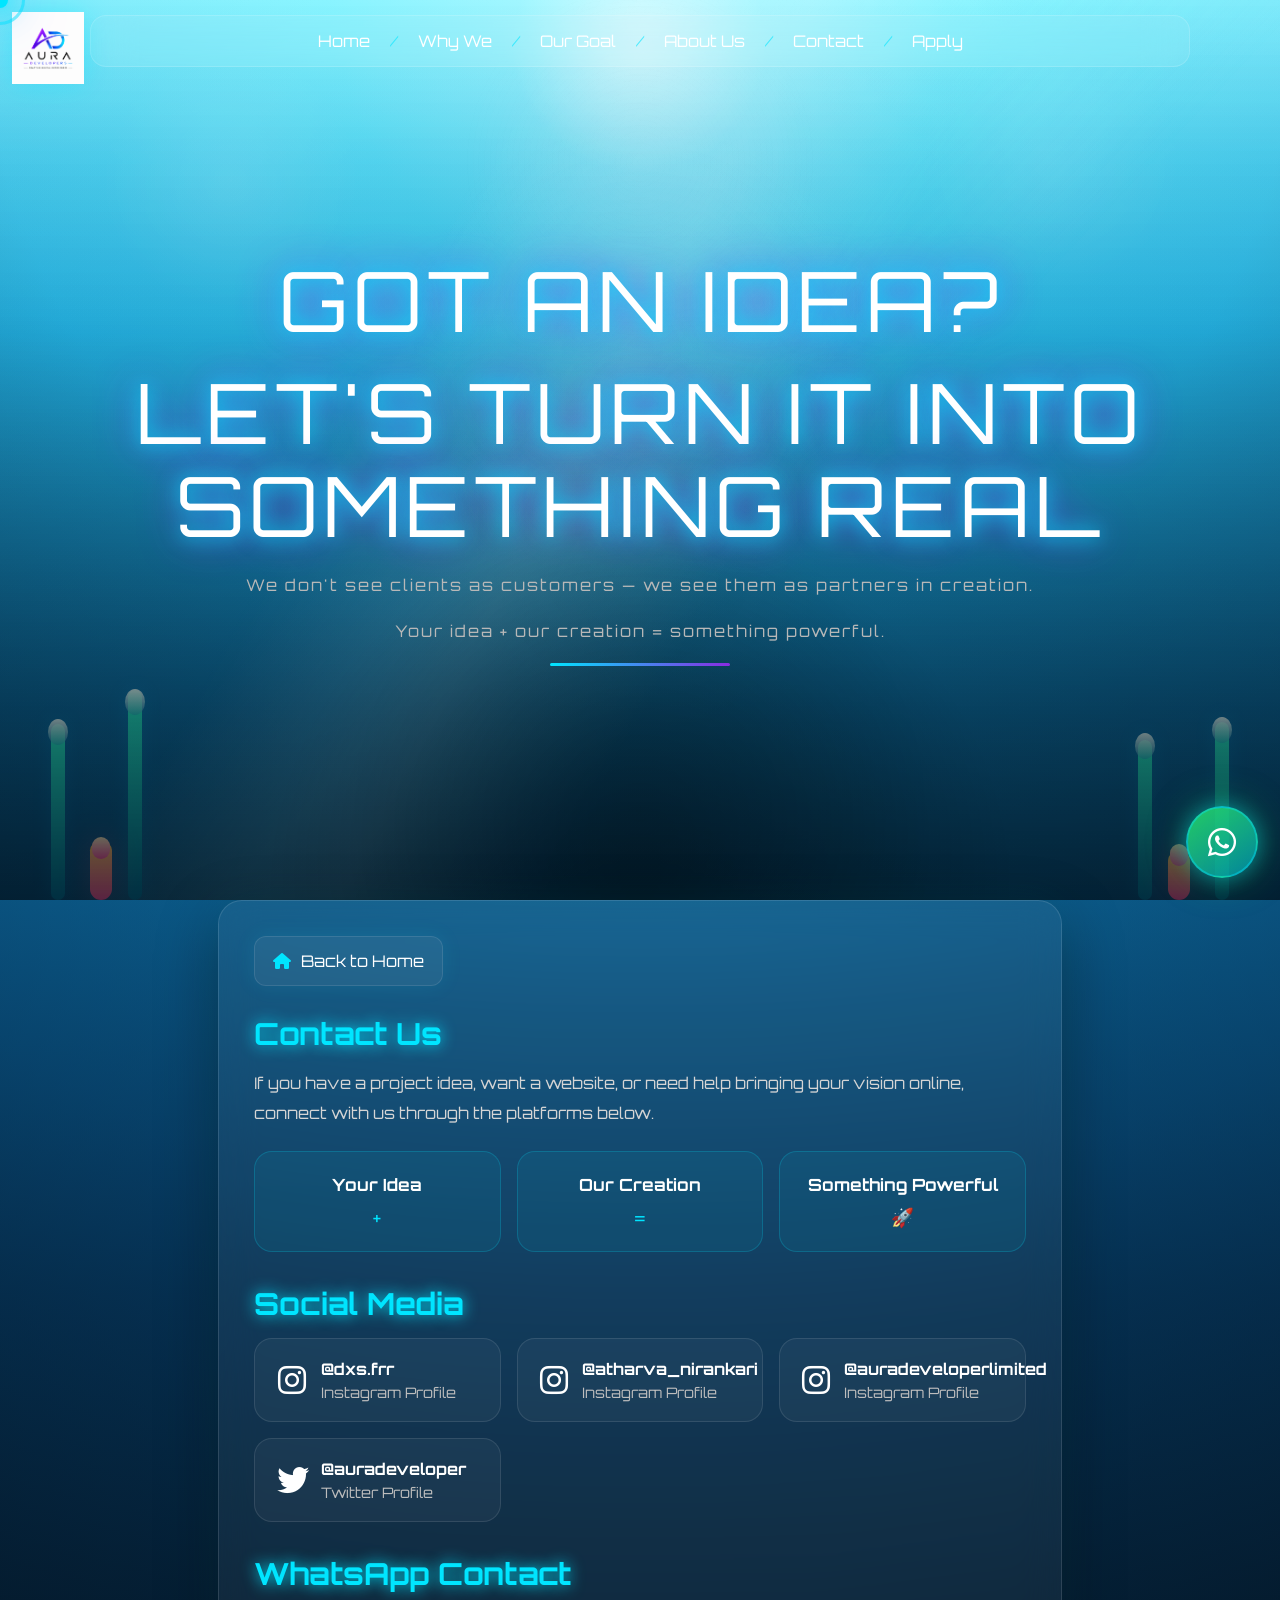
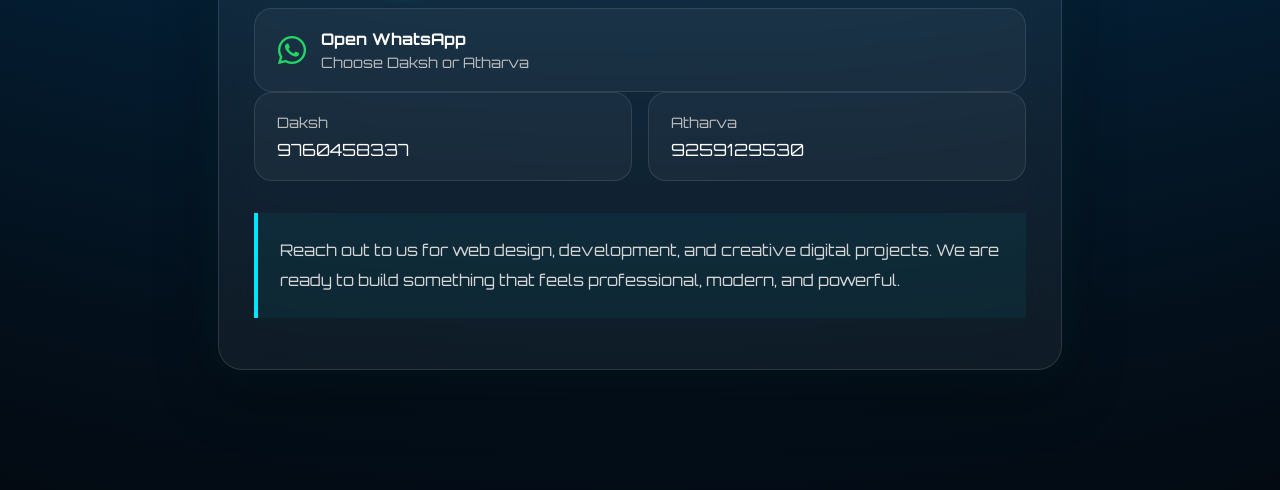
<file: contact.html>
<!DOCTYPE html>
<html lang="en">
<head>
<meta charset="UTF-8" />
<meta name="viewport" content="width=device-width, initial-scale=1.0" />
<title>Contact Us - Aura Developer</title>

<link href="https://fonts.googleapis.com/css2?family=Orbitron:wght@500;700;900&display=swap" rel="stylesheet">
<link href="https://cdnjs.cloudflare.com/ajax/libs/font-awesome/6.5.0/css/all.min.css" rel="stylesheet">

<style>
*{
    margin:0;
    padding:0;
    box-sizing:border-box;
}

html, body{
    width:100%;
    min-height:100%;
    scroll-behavior:smooth;
    overflow-x:hidden;
}

body{
    font-family:'Orbitron', sans-serif;
    color:#fff;
    overflow-x:hidden;
    -webkit-font-smoothing:antialiased;
    position:relative;
    cursor:none;
    background:
        radial-gradient(circle at 50% 0%, rgba(255,255,255,0.30) 0%, rgba(95,240,255,0.15) 14%, rgba(18,160,220,0.14) 30%, rgba(5,52,88,0.52) 56%, rgba(3,10,18,0.98) 100%),
        linear-gradient(180deg, #7ef3ff 0%, #29bff0 16%, #1079b0 34%, #07385f 62%, #040f18 100%);
}

body::before{
    content:"";
    position:fixed;
    inset:0;
    background:
        radial-gradient(circle at 50% 5%, rgba(255,255,255,0.48), transparent 12%),
        radial-gradient(circle at 18% 20%, rgba(255,255,255,0.10), transparent 10%),
        radial-gradient(circle at 82% 18%, rgba(255,255,255,0.10), transparent 10%),
        linear-gradient(180deg, rgba(255,255,255,0.12), transparent 18%);
    pointer-events:none;
    z-index:0;
    mix-blend-mode:screen;
    animation:surfaceShimmer 12s ease-in-out infinite;
}

body::after{
    content:"";
    position:fixed;
    inset:0;
    background:
        radial-gradient(circle at 50% 100%, rgba(0,0,0,0.34), transparent 34%),
        linear-gradient(180deg, transparent 0%, rgba(2,12,24,0.10) 35%, rgba(0,5,10,0.65) 100%);
    pointer-events:none;
    z-index:1;
}

@keyframes surfaceShimmer{
    0%,100%{transform:translateY(0);}
    50%{transform:translateY(8px);}
}

.ocean{
    position:fixed;
    inset:0;
    overflow:hidden;
    pointer-events:none;
    z-index:1;
}

.ocean::before{
    content:"";
    position:absolute;
    inset:-10%;
    background:
        linear-gradient(120deg, transparent 35%, rgba(255,255,255,0.22) 47%, transparent 57%),
        linear-gradient(135deg, transparent 42%, rgba(120,245,255,0.16) 50%, transparent 60%);
    opacity:0.72;
    transform:rotate(-2deg);
    animation:causticDrift 14s linear infinite;
}

@keyframes causticDrift{
    0%{transform:translateX(-4%) translateY(0) rotate(-2deg);}
    50%{transform:translateX(4%) translateY(6px) rotate(-2deg);}
    100%{transform:translateX(-4%) translateY(0) rotate(-2deg);}
}

.depth-layer{
    position:absolute;
    inset:0;
    background:
        radial-gradient(circle at 50% 18%, rgba(255,255,255,0.12), transparent 18%),
        radial-gradient(circle at 50% 90%, rgba(0,0,0,0.14), transparent 28%);
    filter:blur(1px);
}

.mist{
    position:absolute;
    inset:-5%;
    background:
        radial-gradient(circle at 50% 40%, rgba(170,245,255,0.10), transparent 26%),
        radial-gradient(circle at 50% 60%, rgba(255,255,255,0.05), transparent 22%);
    opacity:0.8;
    animation:mistMove 16s ease-in-out infinite;
}

@keyframes mistMove{
    0%,100%{transform:translateY(0);}
    50%{transform:translateY(12px);}
}

.bubble{
    position:absolute;
    bottom:-60px;
    width:12px;
    height:12px;
    border-radius:50%;
    border:1px solid rgba(255,255,255,0.65);
    background:rgba(255,255,255,0.08);
    box-shadow:0 0 14px rgba(220,255,255,0.22);
    animation:bubbleRise linear infinite;
}

.b1{left:12%; animation-duration:10s; animation-delay:0s;}
.b2{left:20%; animation-duration:14s; animation-delay:2s; width:8px; height:8px;}
.b3{left:32%; animation-duration:12s; animation-delay:1s; width:10px; height:10px;}
.b4{right:18%; animation-duration:11s; animation-delay:0.5s;}
.b5{right:28%; animation-duration:15s; animation-delay:3s; width:7px; height:7px;}
.b6{right:40%; animation-duration:13s; animation-delay:1.5s; width:9px; height:9px;}

@keyframes bubbleRise{
    0%{transform:translateY(0) translateX(0) scale(1); opacity:0;}
    10%{opacity:1;}
    100%{transform:translateY(-120vh) translateX(20px) scale(0.6); opacity:0;}
}

.fish{
    position:absolute;
    width:112px;
    height:52px;
    border-radius:50% 50% 42% 42%;
    background:linear-gradient(135deg, rgba(255,255,255,0.98), rgba(125,240,255,0.92) 34%, rgba(22,156,220,0.98) 100%);
    box-shadow:0 0 18px rgba(120,220,255,0.18);
    filter:drop-shadow(0 0 14px rgba(0,190,255,0.28));
    opacity:0.98;
}

.fish::before{
    content:"";
    position:absolute;
    right:-20px;
    top:50%;
    width:26px;
    height:28px;
    transform:translateY(-50%) rotate(16deg);
    border-radius:52% 20% 52% 20%;
    background:linear-gradient(135deg, rgba(10,72,114,0.98), rgba(210,250,255,0.95));
}

.fish::after{
    content:"";
    position:absolute;
    right:24%;
    top:25%;
    width:9px;
    height:9px;
    border-radius:50%;
    background:rgba(255,255,255,0.98);
    box-shadow:0 0 10px rgba(255,255,255,0.55);
}

.f1{top:18%; left:-20%; animation:swimR 24s linear infinite;}
.f2{top:34%; left:110%; transform:scale(0.78) rotateY(180deg); animation:swimL 28s linear infinite; opacity:0.8;}
.f3{top:58%; left:-22%; transform:scale(0.66); animation:swimR 30s ease-in-out infinite; opacity:0.72;}

@keyframes swimR{
    0%{transform:translateX(0) translateY(0) scale(1);}
    50%{transform:translateX(78vw) translateY(6px) scale(1.05);}
    100%{transform:translateX(160vw) translateY(0) scale(1);}
}

@keyframes swimL{
    0%{transform:translateX(0) translateY(0) scale(0.78) rotateY(180deg);}
    50%{transform:translateX(-76vw) translateY(-6px) scale(0.82) rotateY(180deg);}
    100%{transform:translateX(-160vw) translateY(0) scale(0.78) rotateY(180deg);}
}

.seaweed{
    position:absolute;
    bottom:0;
    width:14px;
    border-radius:20px;
    background:linear-gradient(180deg, #29f2c7 0%, #057fa7 100%);
    filter:drop-shadow(0 0 10px rgba(0,190,255,0.2));
    animation:sway 5s ease-in-out infinite alternate;
    opacity:0.98;
}

.seaweed::before{
    content:"";
    position:absolute;
    left:50%;
    transform:translateX(-50%);
    bottom:88%;
    width:20px;
    height:26px;
    border-radius:50%;
    background:linear-gradient(180deg, rgba(230,255,250,0.95), rgba(36,165,195,0.48));
}

.sw1{left:4%; height:176px;}
.sw2{left:10%; height:210px; animation-delay:0.3s;}
.sw3{right:10%; height:160px; animation-delay:0.2s;}
.sw4{right:4%; height:178px; animation-delay:0.4s;}

@keyframes sway{
    0%{transform:translateX(0) skewX(0deg);}
    100%{transform:translateX(12px) skewX(7deg);}
}

.coral{
    position:absolute;
    bottom:0;
    width:22px;
    height:58px;
    border-radius:18px 18px 24px 24px;
    background:linear-gradient(180deg, #ffcf6a 0%, #ff5ca8 100%);
    filter:drop-shadow(0 0 14px rgba(255,120,180,0.25));
}

.coral::before{
    content:"";
    position:absolute;
    left:50%;
    bottom:70%;
    width:18px;
    height:22px;
    border-radius:999px;
    transform:translateX(-50%);
    background:linear-gradient(180deg, #fff6c9 0%, #ff5ca8 100%);
}

.c1{left:7%;}
.c2{right:7%; height:48px;}

.site-logo{
    position:fixed;
    top:12px;
    left:12px;
    z-index:10000;
    text-decoration:none;
}

.site-logo img{
    width:72px;
    height:auto;
    transition:0.4s ease;
    filter:drop-shadow(0 0 14px rgba(0,229,255,0.35));
}

.site-logo img:hover{
    transform:scale(1.05);
}

.cursor{
    position:fixed;
    width:16px;
    height:16px;
    border-radius:50%;
    background:#00e5ff;
    box-shadow:0 0 20px #00e5ff, 0 0 40px #00e5ff, 0 0 60px #8a2be2;
    pointer-events:none;
    transform:translate(-50%,-50%);
    z-index:99999;
}

.cursor-ring{
    position:fixed;
    width:50px;
    height:50px;
    border:3px solid rgba(0,229,255,0.5);
    border-radius:50%;
    pointer-events:none;
    transform:translate(-50%,-50%);
    z-index:99998;
    transition:0.15s ease;
}

.cursor.hover{
    width:24px;
    height:24px;
    background:#fff;
    box-shadow:0 0 30px #00e5ff, 0 0 60px #8a2be2;
}

.cursor-ring.hover{
    width:70px;
    height:70px;
    border-color:rgba(0,229,255,1);
}

.navbar{
    position:fixed;
    top:15px;
    left:50%;
    transform:translateX(-50%);
    width:min(1100px, calc(100% - 24px));
    display:flex;
    justify-content:center;
    gap:20px;
    padding:15px 20px;
    background:rgba(255,255,255,.08);
    backdrop-filter:blur(20px);
    border:1px solid rgba(255,255,255,.15);
    border-radius:16px;
    z-index:9997;
    flex-wrap:wrap;
    align-items:center;
}

.navbar a{
    color:#fff;
    text-decoration:none;
    transition:0.4s ease;
    white-space:nowrap;
}

.navbar a:hover{
    color:#00e5ff;
    text-shadow:0 0 15px #00e5ff;
}

.navbar span{
    color:#00e5ff;
    opacity:.6;
}

.hero{
    min-height:100vh;
    display:flex;
    align-items:center;
    justify-content:center;
    text-align:center;
    padding:120px 20px 60px;
    position:relative;
    z-index:2;
}

.hero-content{
    max-width:1100px;
}

.big-title{
    font-size:clamp(2.4rem, 6.5vw, 5.5rem);
    letter-spacing:5px;
    color:#fff;
    text-shadow:0 0 20px #00e5ff, 0 0 40px #8a2be2;
    line-height:1.12;
    margin-bottom:18px;
    animation:titleEnter 1.5s ease forwards;
    opacity:0;
    transform:translateY(50px);
}

.big-title:nth-child(2){
    animation-delay:0.3s;
}

@keyframes titleEnter{
    to{opacity:1; transform:translateY(0);}
}

.sub-title{
    font-size:1rem;
    letter-spacing:2px;
    color:#b8b8b8;
    max-width:980px;
    margin:0 auto 16px;
    line-height:1.9;
    animation:fadeUp 1.2s ease forwards;
    opacity:0;
}

.sub-title:nth-child(3){ animation-delay:0.5s; }
.sub-title:nth-child(4){ animation-delay:0.7s; }

@keyframes fadeUp{
    to{opacity:1; transform:translateY(0);}
}

.line{
    width:0;
    height:3px;
    background:linear-gradient(90deg, #00e5ff, #8a2be2);
    margin:0 auto 40px;
    border-radius:999px;
    animation:lineExpand 1.2s ease forwards 0.4s;
    opacity:0;
}

@keyframes lineExpand{
    to{width:180px; opacity:1;}
}

.back-btn{
    display:inline-flex;
    align-items:center;
    gap:10px;
    margin:0 auto 28px;
    padding:14px 18px;
    border-radius:12px;
    text-decoration:none;
    color:#fff;
    background:rgba(255,255,255,0.06);
    border:1px solid rgba(255,255,255,0.1);
    transition:0.4s ease;
    box-shadow:0 0 20px rgba(0,229,255,0.1);
    cursor:none;
}

.back-btn:hover{
    transform:translateY(-5px) scale(1.05);
    border-color:rgba(0,229,255,0.5);
    box-shadow:0 0 30px rgba(0,229,255,0.3);
    color:#00e5ff;
}

.back-btn i{
    color:#00e5ff;
}

.contact-wrap{
    max-width:1100px;
    margin:0 auto;
    padding:0 10% 120px;
    position:relative;
    z-index:2;
}

.contact-box{
    background:rgba(255,255,255,0.05);
    border:1px solid rgba(255,255,255,0.12);
    border-radius:24px;
    padding:35px;
    backdrop-filter:blur(18px);
    box-shadow:0 20px 60px rgba(0,0,0,0.4), 0 0 40px rgba(0,229,255,0.08);
    transition:0.4s ease;
}

.contact-box:hover{
    transform:translateY(-10px) scale(1.02);
    box-shadow:0 30px 100px rgba(0,229,255,0.25);
    border-color:rgba(0,229,255,0.4);
}

.contact-box h2,
.socials h2,
.numbers h2{
    color:#00e5ff;
    font-size:1.9rem;
    margin-bottom:16px;
    text-shadow:0 0 15px #00e5ff;
}

.contact-box p,
.footer-note{
    color:#d5d5d5;
    line-height:1.9;
    font-size:1rem;
    margin-bottom:16px;
}

.formula{
    margin-top:22px;
    display:grid;
    grid-template-columns:repeat(auto-fit,minmax(220px,1fr));
    gap:16px;
}

.formula-card{
    background:rgba(0,229,255,0.06);
    border:1px solid rgba(0,229,255,0.2);
    border-radius:18px;
    padding:22px;
    text-align:center;
    transition:0.5s ease;
}

.formula-card:hover{
    transform:translateY(-8px) scale(1.05);
    box-shadow:0 20px 60px rgba(0,229,255,0.3);
    border-color:rgba(0,229,255,0.6);
}

.formula-card h3{
    color:#fff;
    margin-bottom:10px;
    font-size:1.05rem;
}

.formula-card span{
    color:#00e5ff;
    font-size:1.15rem;
}

.socials{
    margin-top:32px;
}

.social-grid,
.phone-grid{
    display:grid;
    grid-template-columns:repeat(auto-fit,minmax(240px,1fr));
    gap:16px;
}

.social-card{
    display:flex;
    align-items:center;
    gap:14px;
    text-decoration:none;
    color:#fff;
    background:rgba(255,255,255,0.04);
    border:1px solid rgba(255,255,255,0.1);
    border-radius:18px;
    padding:20px 22px;
    transition:0.5s ease;
}

.social-card:hover{
    transform:translateY(-6px) scale(1.03);
    box-shadow:0 20px 60px rgba(0,229,255,0.3);
    border-color:rgba(0,229,255,0.5);
}

.social-card i{
    font-size:2rem;
    width:30px;
    text-align:center;
}

.social-card.whatsapp i{
    color:#25D366;
}

.social-card .text{
    display:flex;
    flex-direction:column;
    gap:4px;
}

.social-card .text strong{
    font-size:1rem;
    color:#fff;
}

.social-card .text small{
    color:#bdbdbd;
    font-size:0.9rem;
}

.numbers{
    margin-top:32px;
}

.phone-card{
    background:rgba(255,255,255,0.04);
    border:1px solid rgba(255,255,255,0.1);
    border-radius:18px;
    padding:20px 22px;
    transition:0.5s ease;
}

.phone-card:hover{
    transform:translateY(-6px) scale(1.03);
    box-shadow:0 20px 60px rgba(0,229,255,0.25);
    border-color:rgba(0,229,255,0.4);
}

.phone-card .label{
    color:#bdbdbd;
    font-size:0.9rem;
    margin-bottom:8px;
}

.phone-card a{
    color:#fff;
    text-decoration:none;
    font-size:1.05rem;
}

.phone-card a:hover{
    color:#00e5ff;
    text-shadow:0 0 15px #00e5ff;
}

.footer-note{
    margin-top:32px;
    padding:22px;
    border-left:4px solid #00e5ff;
    background:rgba(0,229,255,0.05);
}

.floating-whatsapp{
    position:fixed;
    right:22px;
    bottom:22px;
    width:72px;
    height:72px;
    border-radius:50%;
    display:flex;
    align-items:center;
    justify-content:center;
    text-decoration:none;
    color:#fff;
    font-size:32px;
    z-index:99998;
    background:linear-gradient(145deg, rgba(37,211,102,0.95), rgba(0,229,255,0.5));
    border:2px solid rgba(0,229,255,0.4);
    box-shadow:0 0 20px rgba(0,229,255,0.4), 0 0 40px rgba(37,211,102,0.4);
    animation:botPulse 2.5s infinite ease-in-out;
    transition:0.3s ease;
}

@keyframes botPulse{
    0%,100%{transform:translateY(0) scale(1);}
    50%{transform:translateY(-6px) scale(1.05);}
}

.floating-whatsapp:hover{
    transform:scale(1.15);
    box-shadow:0 0 30px rgba(0,229,255,0.6), 0 0 60px rgba(37,211,102,0.6);
}

.popup{
    position:fixed;
    inset:0;
    background:rgba(0,0,0,0.7);
    display:none;
    align-items:center;
    justify-content:center;
    z-index:99999;
    padding:20px;
    backdrop-filter:blur(10px);
}

.popup.show{
    display:flex;
}

.popup-box{
    width:min(420px, 100%);
    background:#0c1020;
    border:1px solid rgba(0,229,255,0.3);
    border-radius:24px;
    padding:28px;
    box-shadow:0 0 80px rgba(0,229,255,0.3);
}

.popup-box h3{
    color:#00e5ff;
    margin-bottom:16px;
    font-size:1.3rem;
    text-align:center;
}

.popup-options{
    display:grid;
    gap:14px;
    margin-top:16px;
}

.popup-options a{
    display:flex;
    align-items:center;
    gap:12px;
    padding:16px 18px;
    border-radius:16px;
    text-decoration:none;
    background:rgba(255,255,255,0.06);
    color:#fff;
    border:1px solid rgba(255,255,255,0.1);
    transition:0.4s ease;
}

.popup-options a:hover{
    transform:translateY(-4px) scale(1.02);
    border-color:rgba(37,211,102,0.5);
    background:rgba(37,211,102,0.1);
}

.popup-close{
    margin-top:18px;
    width:100%;
    padding:14px 16px;
    border:none;
    border-radius:16px;
    background:rgba(255,255,255,0.1);
    color:#fff;
    cursor:pointer;
    font-family:inherit;
}

.popup-close:hover{
    background:rgba(0,229,255,0.2);
    color:#00e5ff;
}

@media (max-width:768px){
    body{cursor:auto;}
    .cursor, .cursor-ring{display:none;}
    .big-title{letter-spacing:2px;}
    .contact-box{padding:25px;}
    .floating-whatsapp{right:16px; bottom:16px; width:62px; height:62px;}
    .navbar{
        top:70px;
        width:calc(100% - 16px);
        gap:8px;
        padding:10px 10px;
    }
    .navbar a{font-size:0.78rem;}
    .navbar span{display:none;}
}

@media (max-width:480px){
    .site-logo{top:8px; left:8px;}
    .site-logo img{width:48px;}
    .navbar{top:62px; width:calc(100% - 12px); padding:8px 8px;}
    .navbar a{font-size:0.7rem;}
    .big-title{font-size:clamp(2rem, 10vw, 3.5rem);}
    .contact-box{padding:20px;}
    .floating-whatsapp{width:56px; height:56px;}
}
</style>
</head>

<body>

<div class="ocean">
    <div class="depth-layer"></div>
    <div class="mist"></div>

    <div class="fish f1"></div>
    <div class="fish f2"></div>
    <div class="fish f3"></div>

    <div class="seaweed sw1"></div>
    <div class="seaweed sw2"></div>
    <div class="seaweed sw3"></div>
    <div class="seaweed sw4"></div>

    <div class="coral c1"></div>
    <div class="coral c2"></div>

    <div class="bubble b1"></div>
    <div class="bubble b2"></div>
    <div class="bubble b3"></div>
    <div class="bubble b4"></div>
    <div class="bubble b5"></div>
    <div class="bubble b6"></div>
</div>

<div class="cursor"></div>
<div class="cursor-ring"></div>

<a href="home.html" class="site-logo">
    <img src="logo.png" alt="Aura Developers Logo">
</a>

<nav class="navbar">
    <a href="home.html">Home</a>
    <span>/</span>
    <a href="3rd.html">Why We</a>
    <span>/</span>
    <a href="goal.html">Our Goal</a>
    <span>/</span>
    <a href="about.html">About Us</a>
    <span>/</span>
    <a href="contact.html">Contact</a>
    <span>/</span>
    <a href="apply.html">Apply</a>
</nav>

<section class="hero" id="home">
    <div class="hero-content">
        <div class="big-title">GOT AN IDEA?</div>
        <div class="big-title">LET'S TURN IT INTO SOMETHING REAL</div>
        <div class="sub-title">
            We don't see clients as customers — we see them as partners in creation.
        </div>
        <div class="sub-title">
            Your idea + our creation = something powerful.
        </div>
        <div class="line"></div>
    </div>
</section>

<div class="contact-wrap">
    <div class="contact-box">
        <a href="home.html" class="back-btn">
            <i class="fa-solid fa-house"></i>
            Back to Home
        </a>

        <h2>Contact Us</h2>
        <p>
            If you have a project idea, want a website, or need help bringing your vision online,
            connect with us through the platforms below.
        </p>

        <div class="formula">
            <div class="formula-card">
                <h3>Your Idea</h3>
                <span>+</span>
            </div>
            <div class="formula-card">
                <h3>Our Creation</h3>
                <span>=</span>
            </div>
            <div class="formula-card">
                <h3>Something Powerful</h3>
                <span>🚀</span>
            </div>
        </div>

        <div class="socials">
            <h2>Social Media</h2>
            <div class="social-grid">
                <a class="social-card" href="https://www.instagram.com/dxs.frr/" target="_blank" rel="noopener noreferrer">
                    <i class="fa-brands fa-instagram"></i>
                    <div class="text">
                        <strong>@dxs.frr</strong>
                        <small>Instagram Profile</small>
                    </div>
                </a>

                <a class="social-card" href="https://www.instagram.com/atharva_nirankari/" target="_blank" rel="noopener noreferrer">
                    <i class="fa-brands fa-instagram"></i>
                    <div class="text">
                        <strong>@atharva_nirankari</strong>
                        <small>Instagram Profile</small>
                    </div>
                </a>

                <a class="social-card" href="https://www.instagram.com/auradeveloperlimited/" target="_blank" rel="noopener noreferrer">
                    <i class="fa-brands fa-instagram"></i>
                    <div class="text">
                        <strong>@auradeveloperlimited</strong>
                        <small>Instagram Profile</small>
                    </div>
                </a>

                <a class="social-card" href="https://twitter.com/auradeveloper" target="_blank" rel="noopener noreferrer">
                    <i class="fa-brands fa-twitter"></i>
                    <div class="text">
                        <strong>@auradeveloper</strong>
                        <small>Twitter Profile</small>
                    </div>
                </a>
            </div>
        </div>

        <div class="numbers">
            <h2>WhatsApp Contact</h2>

            <a href="#" class="social-card whatsapp" id="whatsappBtn">
                <i class="fa-brands fa-whatsapp"></i>
                <div class="text">
                    <strong>Open WhatsApp</strong>
                    <small>Choose Daksh or Atharva</small>
                </div>
            </a>

            <div class="phone-grid">
                <div class="phone-card">
                    <div class="label">Daksh</div>
                    <a href="https://wa.me/919760458337" target="_blank" rel="noopener noreferrer">9760458337</a>
                </div>
                <div class="phone-card">
                    <div class="label">Atharva</div>
                    <a href="https://wa.me/919259129530" target="_blank" rel="noopener noreferrer">9259129530</a>
                </div>
            </div>
        </div>

        <div class="footer-note">
            Reach out to us for web design, development, and creative digital projects.
            We are ready to build something that feels professional, modern, and powerful.
        </div>
    </div>
</div>

<a class="floating-whatsapp" href="#" id="floatingWhatsapp">
    <i class="fa-brands fa-whatsapp"></i>
</a>

<div class="popup" id="popup">
    <div class="popup-box">
        <h3>Select WhatsApp Contact</h3>
        <div class="popup-options">
            <a href="https://wa.me/919760458337" target="_blank" rel="noopener noreferrer">
                <i class="fa-brands fa-whatsapp" style="color:#25D366;"></i>
                Daksh
            </a>
            <a href="https://wa.me/919259129530" target="_blank" rel="noopener noreferrer">
                <i class="fa-brands fa-whatsapp" style="color:#25D366;"></i>
                Atharva
            </a>
        </div>
        <button class="popup-close" id="closePopup">Close</button>
    </div>
</div>

<script>
const cursor = document.querySelector(".cursor");
const ring = document.querySelector(".cursor-ring");
const popup = document.getElementById("popup");
const closePopup = document.getElementById("closePopup");
const floatingWhatsapp = document.getElementById("floatingWhatsapp");
const isTouch = window.matchMedia("(max-width: 768px), (pointer: coarse)").matches;

if(!isTouch){
    document.addEventListener("mousemove",(e)=>{
        cursor.style.left = e.clientX + "px";
        cursor.style.top = e.clientY + "px";
        ring.style.left = e.clientX + "px";
        ring.style.top = e.clientY + "px";
    });

    document.querySelectorAll("a, .formula-card, .phone-card, .contact-box, .back-btn, .social-card").forEach(el => {
        el.addEventListener("mouseenter", () => {
            cursor.classList.add("hover");
            ring.classList.add("hover");
        });
        el.addEventListener("mouseleave", () => {
            cursor.classList.remove("hover");
            ring.classList.remove("hover");
        });
    });
}

floatingWhatsapp.addEventListener("click", function(e){
    e.preventDefault();
    popup.classList.add("show");
});

closePopup.addEventListener("click", function(){
    popup.classList.remove("show");
});

popup.addEventListener("click", function(e){
    if(e.target === popup){
        popup.classList.remove("show");
    }
});
</script>

</body>
</html>
</file>
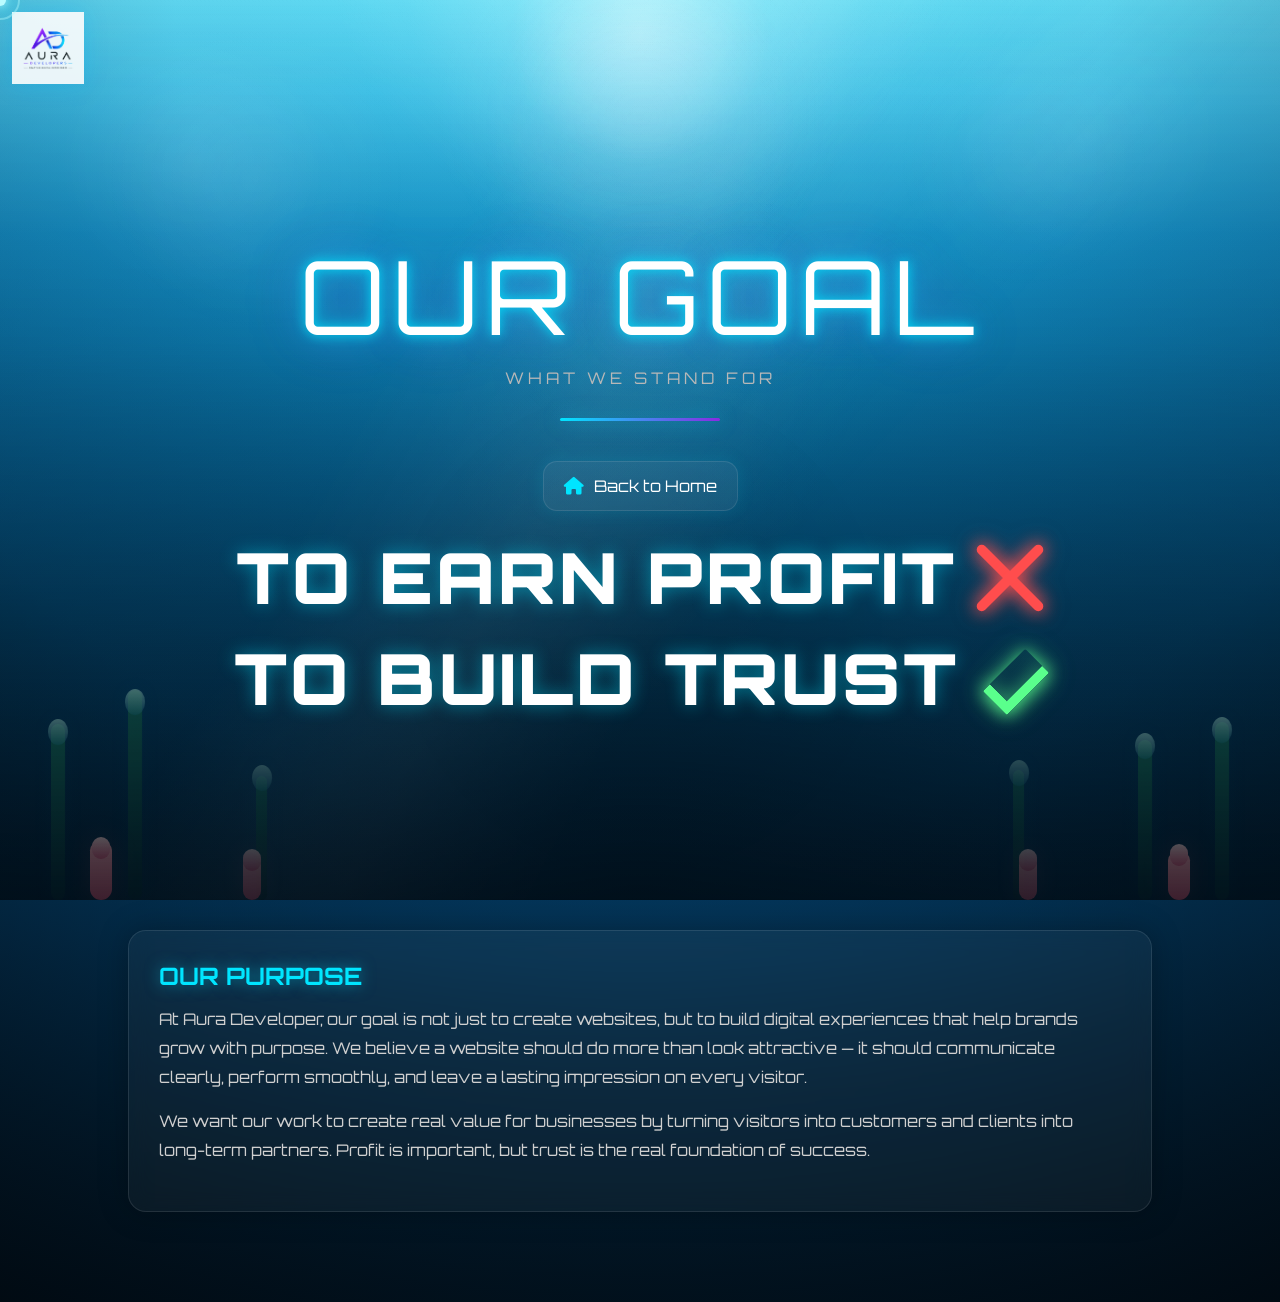
<file: goal.html>
<!DOCTYPE html>
<html lang="en">
<head>
<meta charset="UTF-8">
<meta name="viewport" content="width=device-width, initial-scale=1.0">
<title>Our Goal - Aura Developer</title>
<link href="https://fonts.googleapis.com/css2?family=Orbitron:wght@500;700;900&display=swap" rel="stylesheet">
<link href="https://cdnjs.cloudflare.com/ajax/libs/font-awesome/6.5.0/css/all.min.css" rel="stylesheet">

<style>
*{
    margin:0;
    padding:0;
    box-sizing:border-box;
}

html, body{
    width:100%;
    min-height:100%;
    overflow-x:hidden;
    scroll-behavior:smooth;
}

body{
    font-family:'Orbitron', sans-serif;
    color:#fff;
    overflow-x:hidden;
    -webkit-font-smoothing:antialiased;
    position:relative;
    cursor:none;
    background:
        radial-gradient(circle at 50% 0%, rgba(160,245,255,0.34) 0%, rgba(34,184,230,0.16) 16%, rgba(10,123,179,0.12) 32%, rgba(4,60,100,0.42) 58%, rgba(1,10,18,0.95) 100%),
        linear-gradient(180deg, #5adcf4 0%, #1498d0 18%, #0770a6 38%, #043b63 66%, #02111c 100%);
}

body::before{
    content:"";
    position:fixed;
    inset:0;
    background:
        radial-gradient(circle at 50% 4%, rgba(255,255,255,0.38), transparent 12%),
        radial-gradient(circle at 15% 18%, rgba(255,255,255,0.08), transparent 10%),
        radial-gradient(circle at 85% 15%, rgba(255,255,255,0.07), transparent 10%);
    mix-blend-mode:screen;
    pointer-events:none;
    z-index:0;
    animation:surfaceGlow 14s ease-in-out infinite;
}

body::after{
    content:"";
    position:fixed;
    inset:0;
    background:
        linear-gradient(180deg, transparent 0%, rgba(255,255,255,0.04) 10%, rgba(2,16,28,0.14) 38%, rgba(1,8,14,0.74) 100%),
        radial-gradient(circle at 50% 100%, rgba(0,0,0,0.28), transparent 36%);
    pointer-events:none;
    z-index:1;
}

@keyframes surfaceGlow{
    0%,100%{transform:translateY(0);}
    50%{transform:translateY(6px);}
}

.cursor{
    position:fixed;
    width:12px;
    height:12px;
    border-radius:50%;
    background:#bafcff;
    box-shadow:0 0 10px #bafcff, 0 0 20px #00e5ff;
    pointer-events:none;
    transform:translate(-50%,-50%);
    z-index:99999;
}

.cursor-ring{
    position:fixed;
    width:40px;
    height:40px;
    border:2px solid rgba(186,252,255,0.4);
    border-radius:50%;
    pointer-events:none;
    transform:translate(-50%,-50%);
    z-index:99998;
    transition:0.08s ease;
}

.spark{
    position:fixed;
    width:6px;
    height:6px;
    border-radius:50%;
    background:#bafcff;
    pointer-events:none;
    z-index:99997;
    box-shadow:0 0 10px #bafcff, 0 0 20px #00e5ff;
    animation:sparkFly 0.6s linear forwards;
}

@keyframes sparkFly{
    0%{opacity:1; transform:scale(1);}
    100%{opacity:0; transform:translateY(-30px) scale(0);}
}

.cursor.hover{
    transform:translate(-50%,-50%) scale(1.5);
    background:#fff;
    box-shadow:0 0 15px #bafcff, 0 0 30px #00e5ff;
}

.cursor-ring.hover{
    transform:translate(-50%,-50%) scale(1.4);
    border-color:rgba(186,252,255,0.9);
}

.site-logo{
    position:fixed;
    top:12px;
    left:12px;
    z-index:10000;
    display:inline-block;
    text-decoration:none;
    opacity:0.9;
}

.site-logo img{
    width:72px;
    height:auto;
    object-fit:contain;
    background:transparent;
    transition:0.3s ease;
    filter:drop-shadow(0 0 12px rgba(0,180,255,0.35));
}

.site-logo img:hover{
    transform:scale(1.05);
}

.ocean{
    position:fixed;
    inset:0;
    overflow:hidden;
    pointer-events:none;
    z-index:1;
}

.ocean::before{
    content:"";
    position:absolute;
    inset:-10%;
    background:
        linear-gradient(120deg, transparent 35%, rgba(255,255,255,0.12) 47%, transparent 57%),
        linear-gradient(135deg, transparent 42%, rgba(110,230,255,0.08) 50%, transparent 60%);
    opacity:0.58;
    transform:rotate(-2deg);
    animation:causticDrift 16s linear infinite;
}

.ocean::after{
    content:"";
    position:absolute;
    inset:0;
    background:
        radial-gradient(circle at 50% 14%, rgba(255,255,255,0.14), transparent 16%),
        radial-gradient(circle at 50% 32%, rgba(102,244,255,0.08), transparent 18%),
        radial-gradient(circle at 50% 70%, rgba(0,0,0,0.06), transparent 30%);
    opacity:0.82;
}

@keyframes causticDrift{
    0%{transform:translateX(-4%) translateY(0) rotate(-2deg);}
    50%{transform:translateX(4%) translateY(6px) rotate(-2deg);}
    100%{transform:translateX(-4%) translateY(0) rotate(-2deg);}
}

.mist{
    position:absolute;
    inset:-5%;
    background:
        radial-gradient(circle at 50% 40%, rgba(120,220,255,0.08), transparent 26%),
        radial-gradient(circle at 50% 60%, rgba(255,255,255,0.03), transparent 22%);
    opacity:0.7;
    animation:mistMove 18s ease-in-out infinite;
}

@keyframes mistMove{
    0%,100%{transform:translateY(0);}
    50%{transform:translateY(10px);}
}

.bubble{
    position:absolute;
    bottom:-12%;
    border-radius:50%;
    border:1px solid rgba(255,255,255,0.68);
    background:rgba(255,255,255,0.08);
    box-shadow:0 0 12px rgba(255,255,255,0.12);
    animation:bubbleRise linear infinite;
    will-change:transform,opacity;
}

.b1{ left:12%; width:12px; height:12px; animation-duration:11s; }
.b2{ left:28%; width:8px; height:8px; animation-duration:13s; animation-delay:1.6s; }
.b3{ left:47%; width:15px; height:15px; animation-duration:12s; animation-delay:2.8s; }
.b4{ left:66%; width:10px; height:10px; animation-duration:14s; animation-delay:1.1s; }
.b5{ left:82%; width:13px; height:13px; animation-duration:10s; animation-delay:3.4s; }
.b6{ left:90%; width:7px; height:7px; animation-duration:15s; animation-delay:5s; }

@keyframes bubbleRise{
    0%{opacity:0; transform:translateY(0) scale(0.5);}
    8%{opacity:0.9;}
    100%{opacity:0; transform:translateY(-135vh) scale(1.18);}
}

.seaweed{
    position:absolute;
    bottom:0;
    width:14px;
    border-radius:20px;
    background:linear-gradient(180deg, #1b866f 0%, #063748 100%);
    filter:drop-shadow(0 0 10px rgba(0,120,175,0.12));
    animation:sway 5s ease-in-out infinite alternate;
    will-change:transform;
    opacity:0.92;
    z-index:2;
}

.seaweed::before{
    content:"";
    position:absolute;
    left:50%;
    transform:translateX(-50%);
    bottom:88%;
    width:20px;
    height:26px;
    border-radius:50%;
    background:linear-gradient(180deg, rgba(179,255,244,0.78), rgba(36,165,195,0.34));
}

.sw1{ left:4%; height:176px; }
.sw2{ left:10%; height:210px; animation-delay:0.3s; }
.sw3{ right:10%; height:160px; animation-delay:0.2s; }
.sw4{ right:4%; height:178px; animation-delay:0.4s; }
.sw5{ left:20%; height:124px; width:11px; opacity:0.7; animation-delay:0.15s; }
.sw6{ right:20%; height:130px; width:11px; opacity:0.7; animation-delay:0.35s; }

@keyframes sway{
    0%{transform:translateX(0) skewX(0deg);}
    100%{transform:translateX(12px) skewX(7deg);}
}

.coral{
    position:absolute;
    bottom:0;
    width:22px;
    height:58px;
    border-radius:18px 18px 24px 24px;
    background:linear-gradient(180deg, #ffb4c1 0%, #e46288 100%);
    filter:drop-shadow(0 0 12px rgba(255,140,160,0.18));
    z-index:2;
}

.coral::before{
    content:"";
    position:absolute;
    left:50%;
    bottom:70%;
    width:18px;
    height:22px;
    border-radius:999px;
    transform:translateX(-50%);
    background:linear-gradient(180deg, #ffe4e8 0%, #e46288 100%);
}

.c1{ left:7%; }
.c2{ right:7%; height:48px; }
.c3{ left:19%; width:18px; height:42px; opacity:0.78; }
.c4{ right:19%; width:18px; height:42px; opacity:0.78; }

.fish{
    position:absolute;
    width:112px;
    height:52px;
    border-radius:50% 50% 42% 42%;
    background:linear-gradient(135deg, rgba(245,253,255,0.96), rgba(126,219,241,0.86) 38%, rgba(25,103,146,0.95) 100%);
    box-shadow:0 0 18px rgba(120,220,255,0.08);
    filter:drop-shadow(0 0 12px rgba(0,160,230,0.18));
    opacity:0.95;
    will-change:transform;
    z-index:2;
}

.fish::before{
    content:"";
    position:absolute;
    right:-20px;
    top:50%;
    width:26px;
    height:28px;
    transform:translateY(-50%) rotate(16deg);
    border-radius:52% 20% 52% 20%;
    background:linear-gradient(135deg, rgba(10,72,114,0.98), rgba(175,244,255,0.86));
}

.fish::after{
    content:"";
    position:absolute;
    right:24%;
    top:25%;
    width:9px;
    height:9px;
    border-radius:50%;
    background:rgba(255,255,255,0.95);
    box-shadow:0 0 10px rgba(255,255,255,0.4);
}

.f1{ top:16%; left:-20%; animation:swimR 24s linear infinite; }
.f2{ top:32%; left:110%; transform:scale(0.78) rotateY(180deg); animation:swimL 28s linear infinite; opacity:0.72; }
.f3{ top:56%; left:-22%; transform:scale(0.66); animation:swimR 30s ease-in-out infinite; opacity:0.62; }
.f4{ top:74%; left:114%; transform:scale(0.56) rotateY(180deg); animation:swimL 34s linear infinite; opacity:0.55; }

@keyframes swimR{
    0%{transform:translateX(0) translateY(0) scale(1);}
    25%{transform:translateX(38vw) translateY(-8px) scale(1.03);}
    50%{transform:translateX(78vw) translateY(6px) scale(1.05);}
    75%{transform:translateX(118vw) translateY(-4px) scale(1.03);}
    100%{transform:translateX(160vw) translateY(0) scale(1);}
}

@keyframes swimL{
    0%{transform:translateX(0) translateY(0) scale(0.78) rotateY(180deg);}
    25%{transform:translateX(-36vw) translateY(8px) scale(0.8) rotateY(180deg);}
    50%{transform:translateX(-76vw) translateY(-6px) scale(0.82) rotateY(180deg);}
    75%{transform:translateX(-118vw) translateY(4px) scale(0.8) rotateY(180deg);}
    100%{transform:translateX(-160vw) translateY(0) scale(0.78) rotateY(180deg);}
}

.hero{
    min-height:100vh;
    display:flex;
    align-items:center;
    justify-content:center;
    text-align:center;
    padding:120px 20px 60px;
    perspective:1000px;
    position:relative;
    z-index:3;
}

.hero::before{
    content:"";
    position:absolute;
    inset:-8%;
    background:
        radial-gradient(circle at 50% 0%, rgba(255,255,255,0.22), transparent 25%),
        radial-gradient(circle at 50% 18%, rgba(120,225,255,0.10), transparent 18%);
    opacity:0.9;
    animation:heroDrift 16s ease-in-out infinite;
}

.hero::after{
    content:"";
    position:absolute;
    inset:0;
    background:
        linear-gradient(180deg, rgba(255,255,255,0.08), transparent 10%),
        radial-gradient(circle at 20% 20%, rgba(255,255,255,0.06), transparent 12%),
        radial-gradient(circle at 80% 18%, rgba(255,255,255,0.05), transparent 10%);
    pointer-events:none;
}

@keyframes heroDrift{
    0%,100%{transform:translateX(0);}
    50%{transform:translateX(18px);}
}

.hero-content{
    max-width:1100px;
    position:relative;
    z-index:3;
}

.big-title{
    font-size:clamp(3rem, 8vw, 7rem);
    letter-spacing:clamp(2px, 1vw, 8px);
    color:#fff;
    text-shadow:
        0 0 12px rgba(0,229,255,0.9),
        0 0 30px rgba(0,229,255,0.55),
        0 0 55px rgba(138,43,226,0.45);
    margin-bottom:18px;
    line-height:1.05;
    animation:title3DExplosion 1.5s cubic-bezier(0.4, 0, 0.2, 1) forwards, titleGlowPulse 3s ease-in-out infinite 1.5s;
    opacity:0;
    transform:translateY(100px) scale(0.7);
}

@keyframes title3DExplosion{
    0%{opacity:0; transform:translateY(150px) scale(0.5) rotateX(70deg); filter:blur(40px);}
    60%{transform:translateY(-20px) scale(1.05) rotateX(-10deg); filter:blur(5px);}
    100%{opacity:1; transform:translateY(0) scale(1) rotateX(0); filter:blur(0);}
}

@keyframes titleGlowPulse{
    0%,100%{text-shadow:0 0 12px rgba(0,229,255,0.9), 0 0 30px rgba(0,229,255,0.55), 0 0 55px rgba(138,43,226,0.45);}
    50%{text-shadow:0 0 20px rgba(0,229,255,1), 0 0 50px rgba(0,229,255,0.8), 0 0 80px rgba(138,43,226,0.7);}
}

.sub-title{
    font-size:clamp(0.8rem, 2.2vw, 1rem);
    letter-spacing:clamp(2px, 0.8vw, 4px);
    color:#b8b8b8;
    margin-bottom:30px;
    animation:fadeUp 1.2s ease forwards;
    opacity:0;
    transform:translateY(30px);
}

@keyframes fadeUp{
    to{opacity:1; transform:translateY(0);}
}

.line{
    width:min(160px, 40vw);
    height:3px;
    background:linear-gradient(90deg, #00e5ff, #8a2be2);
    margin:0 auto 40px;
    border-radius:999px;
    box-shadow:0 0 18px rgba(0,229,255,0.5);
    animation:lineExpand 1.2s ease forwards;
    opacity:0;
}

@keyframes lineExpand{
    from{width:0; opacity:0;}
    to{width:min(160px, 40vw); opacity:1;}
}

.home-btn{
    display:inline-flex;
    align-items:center;
    gap:10px;
    margin:0 10% 28px;
    padding:14px 20px;
    text-decoration:none;
    color:#fff;
    background:rgba(255,255,255,0.06);
    border:1px solid rgba(255,255,255,0.1);
    border-radius:14px;
    box-shadow:0 0 18px rgba(0,229,255,0.12);
    transition:0.4s cubic-bezier(0.4, 0, 0.2, 1);
    animation:btnFadeIn 1.2s ease forwards;
    opacity:0;
    transform:translateY(40px);
    cursor:none;
    position:relative;
    z-index:3;
}

@keyframes btnFadeIn{
    to{opacity:1; transform:translateY(0);}
}

.home-btn:hover{
    transform:translateY(-5px) scale(1.05);
    border-color:rgba(0,229,255,0.5);
    box-shadow:0 0 30px rgba(0,229,255,0.3), 0 0 50px rgba(0,229,255,0.2);
    color:#00e5ff;
}

.home-btn i{
    color:#00e5ff;
    font-size:1.1rem;
    transition:0.3s ease;
}

.home-btn:hover i{
    transform:translateX(-3px);
    text-shadow:0 0 10px #00e5ff;
}

.goal-list{
    display:flex;
    flex-direction:column;
    gap:24px;
    align-items:center;
    justify-content:center;
}

.goal-item{
    display:flex;
    align-items:center;
    justify-content:center;
    gap:18px;
    flex-wrap:wrap;
    text-align:center;
    animation:goalItemEnter 1.2s cubic-bezier(0.4, 0, 0.2, 1) forwards;
    opacity:0;
    transform:translateY(60px) scale(0.9);
}

.goal-item:nth-child(1){animation-delay:0.6s;}
.goal-item:nth-child(2){animation-delay:0.9s;}

@keyframes goalItemEnter{
    0%{opacity:0; transform:translateY(80px) scale(0.8) rotateY(30deg);}
    60%{transform:translateY(-10px) scale(1.05) rotateY(-10deg);}
    100%{opacity:1; transform:translateY(0) scale(1) rotateY(0);}
}

.goal-text{
    font-size:clamp(1.7rem, 5.5vw, 5rem);
    font-weight:900;
    letter-spacing:clamp(1px, 0.5vw, 3px);
    color:#fff;
    text-shadow:0 0 18px rgba(0,229,255,0.45);
    line-height:1.1;
    transition:0.4s ease;
}

.goal-item:hover .goal-text{
    text-shadow:0 0 30px rgba(0,229,255,0.8), 0 0 50px rgba(138,43,226,0.6);
}

.crossmark{
    position:relative;
    width:70px;
    height:70px;
    flex:0 0 auto;
    filter:drop-shadow(0 0 10px rgba(255,80,80,0.6));
    animation:crossPulse 3s ease-in-out infinite;
    transition:0.4s ease;
}

@keyframes crossPulse{
    0%,100%{filter:drop-shadow(0 0 10px rgba(255,80,80,0.6));}
    50%{filter:drop-shadow(0 0 30px rgba(255,80,80,1), 0 0 50px rgba(255,150,80,0.8));}
}

.crossmark::before,
.crossmark::after{
    content:"";
    position:absolute;
    left:50%;
    top:50%;
    width:90px;
    height:10px;
    background:#ff4d4d;
    border-radius:999px;
    transform-origin:center;
    box-shadow:0 0 16px rgba(255,77,77,0.8);
}

.crossmark::before{
    transform:translate(-50%,-50%) rotate(45deg);
}

.crossmark::after{
    transform:translate(-50%,-50%) rotate(-45deg);
}

.goal-item:hover .crossmark{
    transform:scale(1.15);
    filter:drop-shadow(0 0 40px rgba(255,80,80,1), 0 0 70px rgba(255,150,80,0.8));
}

.checkmark{
    position:relative;
    width:70px;
    height:70px;
    flex:0 0 auto;
    filter:drop-shadow(0 0 10px rgba(90,255,140,0.7));
    animation:checkPulse 3s ease-in-out infinite;
    transition:0.4s ease;
}

@keyframes checkPulse{
    0%,100%{filter:drop-shadow(0 0 10px rgba(90,255,140,0.7));}
    50%{filter:drop-shadow(0 0 30px rgba(90,255,140,1), 0 0 50px rgba(140,255,200,0.8));}
}

.checkmark::before{
    content:"";
    position:absolute;
    left:22px;
    top:8px;
    width:24px;
    height:50px;
    border-right:10px solid #5aff8c;
    border-bottom:10px solid #5aff8c;
    transform:rotate(45deg);
    border-radius:2px;
    box-shadow:0 0 16px rgba(90,255,140,0.8);
}

.goal-item:hover .checkmark{
    transform:scale(1.15);
    filter:drop-shadow(0 0 40px rgba(90,255,140,1), 0 0 70px rgba(140,255,200,0.8));
}

.details{
    padding:30px 10% 90px;
    position:relative;
    z-index:3;
}

.details-box{
    max-width:1100px;
    margin:0 auto;
    background:rgba(255,255,255,0.04);
    border:1px solid rgba(255,255,255,0.1);
    border-radius:18px;
    padding:30px;
    backdrop-filter:blur(10px);
    box-shadow:0 0 30px rgba(0,0,0,0.25);
    animation:detailsBoxEnter 1.5s cubic-bezier(0.4, 0, 0.2, 1) forwards;
    opacity:0;
    transform:translateY(80px);
    transition:0.4s ease;
}

@keyframes detailsBoxEnter{
    0%{opacity:0; transform:translateY(120px) scale(0.95);}
    100%{opacity:1; transform:translateY(0) scale(1);}
}

.details-box:hover{
    transform:translateY(-10px) scale(1.02);
    box-shadow:0 20px 80px rgba(0,0,0,0.4), 0 0 120px rgba(0,229,255,0.15);
    border-color:rgba(0,229,255,0.3);
}

.details-box h2{
    color:#00e5ff;
    margin-bottom:14px;
    font-size:clamp(1.2rem, 3vw, 1.5rem);
    text-shadow:0 0 15px rgba(0,229,255,0.5);
}

.details-box p{
    color:#d0d0d0;
    line-height:1.8;
    font-size:clamp(0.92rem, 2.3vw, 1rem);
    margin-bottom:16px;
}

@media (max-width:768px){
    body{cursor:auto;}
    .cursor, .cursor-ring, .spark{display:none;}
    .site-logo img{width:58px;}
    .hero{padding:100px 14px 40px;}
    .goal-list{gap:18px;}
    .goal-item{gap:12px;}
    .crossmark, .checkmark{transform:scale(0.85);}
    .home-btn{margin:0 5% 24px; padding:12px 16px;}
    .details{padding:20px 6% 70px;}
    .details-box{padding:20px;}
}

@media (max-width:480px){
    .site-logo{top:8px; left:8px;}
    .site-logo img{width:48px;}
    .hero{padding:88px 12px 34px;}
    .big-title{font-size:clamp(2rem, 12vw, 2.9rem);}
    .line{width:120px; margin-bottom:28px;}
    .goal-item{flex-direction:column; gap:10px;}
    .goal-text{font-size:clamp(1.5rem, 10vw, 2.2rem);}
    .crossmark, .checkmark{transform:scale(0.72);}
    .home-btn{width:calc(100% - 24px); margin:0 12px 20px; justify-content:center;}
    .details{padding:18px 5% 60px;}
    .details-box{padding:16px;}
}
</style>
</head>
<body>

<div class="cursor"></div>
<div class="cursor-ring"></div>

<a href="home.html" class="site-logo">
    <img src="logo.png" alt="Aura Developers Logo">
</a>

<div class="ocean">
    <div class="mist"></div>

    <div class="bubble b1"></div>
    <div class="bubble b2"></div>
    <div class="bubble b3"></div>
    <div class="bubble b4"></div>
    <div class="bubble b5"></div>
    <div class="bubble b6"></div>

    <div class="seaweed sw1"></div>
    <div class="seaweed sw2"></div>
    <div class="seaweed sw3"></div>
    <div class="seaweed sw4"></div>
    <div class="seaweed sw5"></div>
    <div class="seaweed sw6"></div>

    <div class="coral c1"></div>
    <div class="coral c2"></div>
    <div class="coral c3"></div>
    <div class="coral c4"></div>

    <div class="fish f1"></div>
    <div class="fish f2"></div>
    <div class="fish f3"></div>
    <div class="fish f4"></div>
</div>

<section class="hero">
    <div class="hero-content">
        <div class="big-title">OUR GOAL</div>
        <div class="sub-title">WHAT WE STAND FOR</div>
        <div class="line"></div>

        <a href="home.html" class="home-btn">
            <i class="fa-solid fa-house"></i>
            Back to Home
        </a>

        <div class="goal-list">
            <div class="goal-item">
                <div class="goal-text">TO EARN PROFIT</div>
                <div class="crossmark" aria-hidden="true"></div>
            </div>

            <div class="goal-item">
                <div class="goal-text">TO BUILD TRUST</div>
                <div class="checkmark" aria-hidden="true"></div>
            </div>
        </div>
    </div>
</section>

<section class="details">
    <div class="details-box">
        <h2>OUR PURPOSE</h2>
        <p>
            At Aura Developer, our goal is not just to create websites, but to build digital experiences that help brands grow with purpose.
            We believe a website should do more than look attractive — it should communicate clearly, perform smoothly, and leave a lasting impression on every visitor.
        </p>

        <p>
            We want our work to create real value for businesses by turning visitors into customers and clients into long-term partners.
            Profit is important, but trust is the real foundation of success.
        </p>
    </div>
</section>

<script>
const cursor = document.querySelector(".cursor");
const ring = document.querySelector(".cursor-ring");
const isTouch = window.matchMedia("(max-width: 768px), (pointer: coarse)").matches;

if(!isTouch){
    let cursorX = 0, cursorY = 0;
    let ringX = 0, ringY = 0;

    document.addEventListener("mousemove",(e)=>{
        cursorX = e.clientX;
        cursorY = e.clientY;
        ringX = e.clientX;
        ringY = e.clientY;

        const spark = document.createElement("div");
        spark.className = "spark";
        spark.style.left = e.clientX + "px";
        spark.style.top = e.clientY + "px";
        document.body.appendChild(spark);
        setTimeout(() => spark.remove(), 600);
    });

    function animateCursor() {
        cursor.style.left = cursorX + "px";
        cursor.style.top = cursorY + "px";
        ring.style.left = ringX + "px";
        ring.style.top = ringY + "px";
        requestAnimationFrame(animateCursor);
    }

    animateCursor();

    document.querySelectorAll("a, .goal-item, .details-box, .crossmark, .checkmark, .home-btn").forEach(el => {
        el.addEventListener("mouseenter", () => {
            cursor.classList.add("hover");
            ring.classList.add("hover");
        });
        el.addEventListener("mouseleave", () => {
            cursor.classList.remove("hover");
            ring.classList.remove("hover");
        });
    });
}
</script>

</body>
</html>
</file>
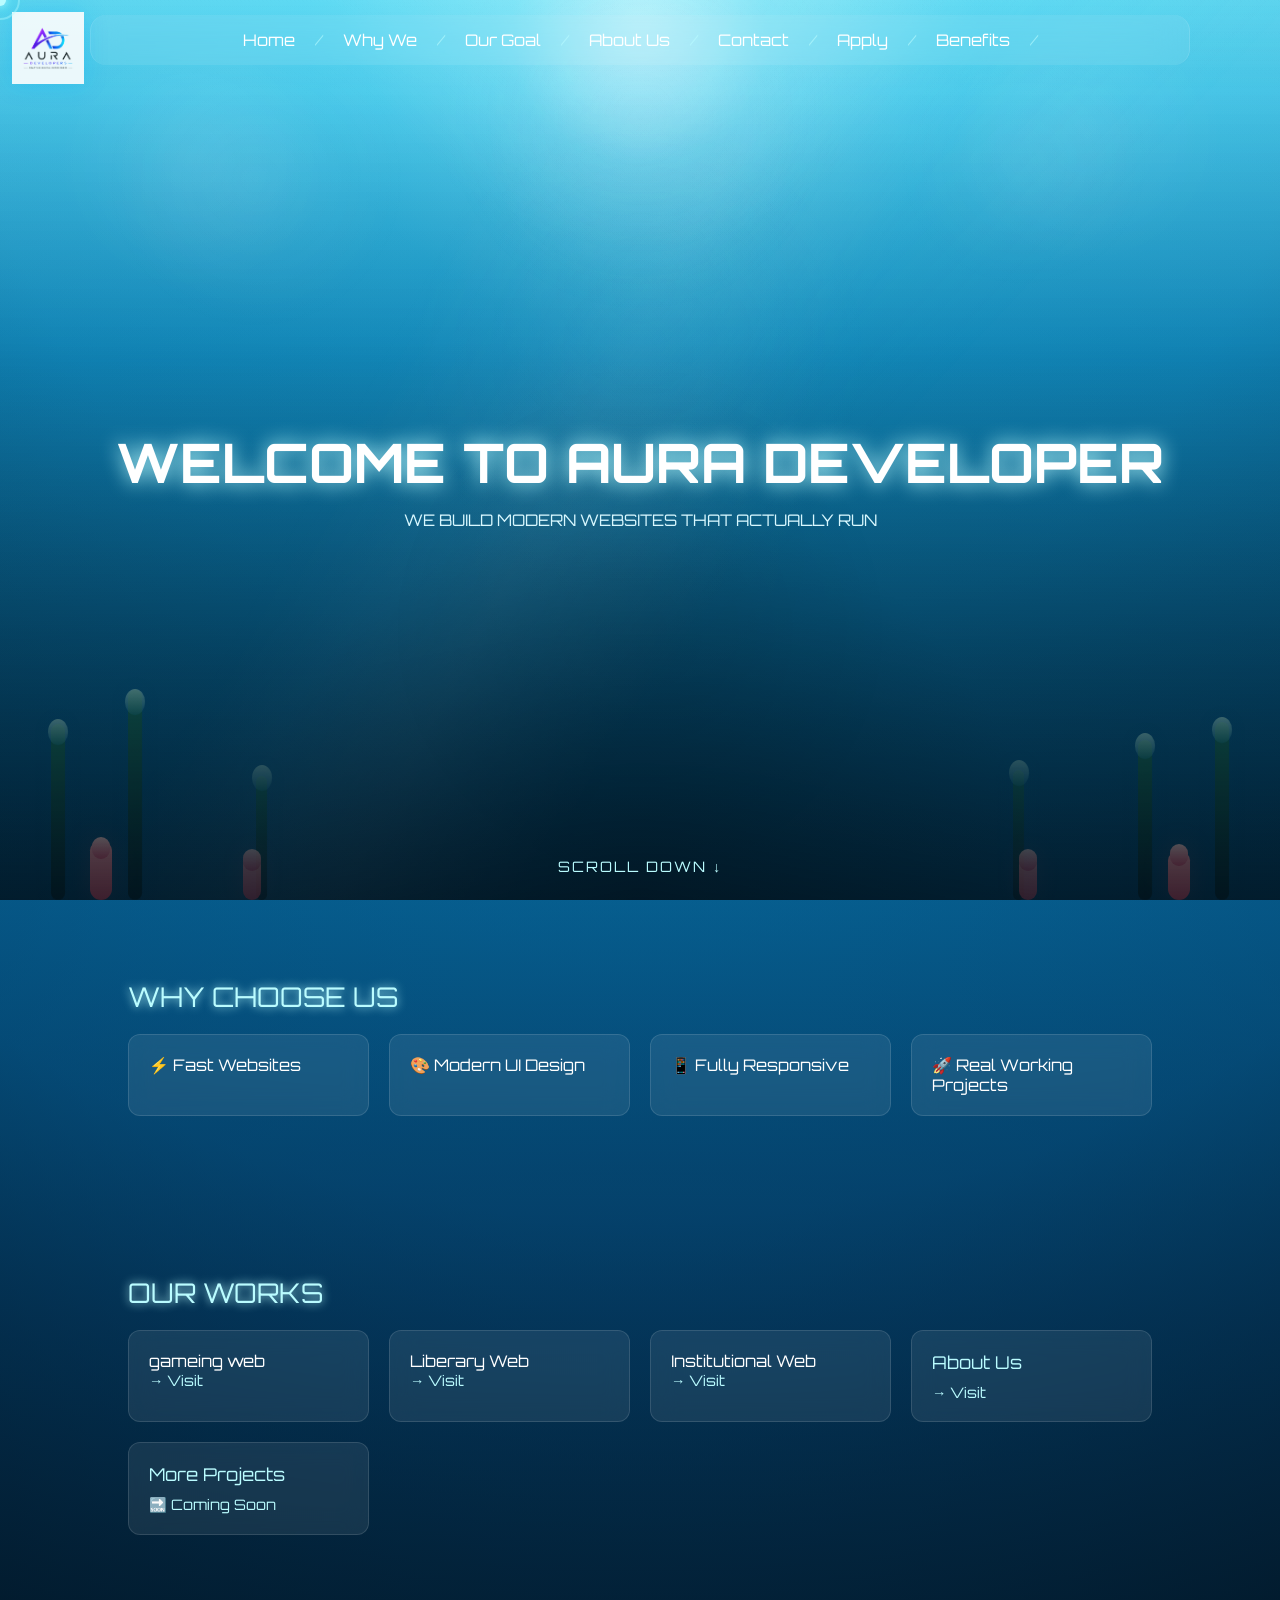
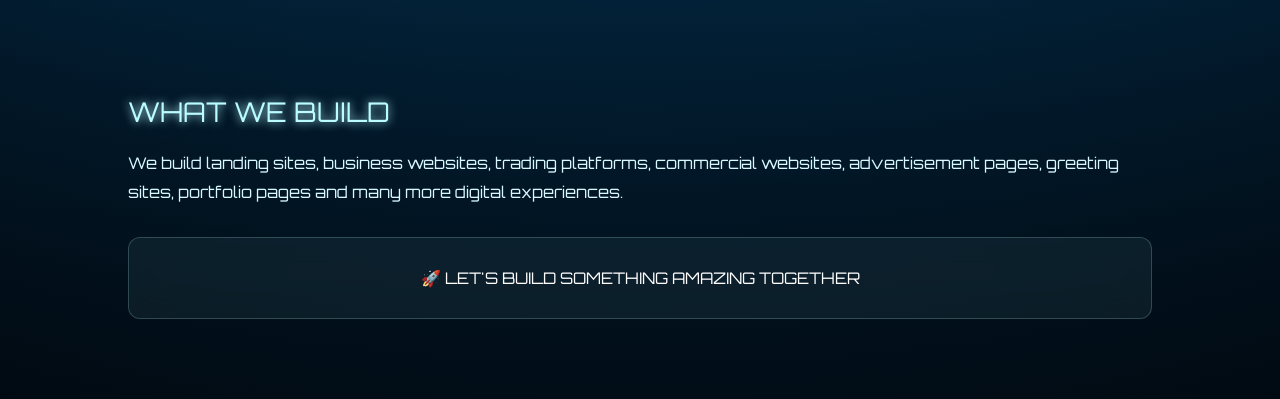
<file: home.html>
<!DOCTYPE html>
<html lang="en">
<head>
<meta charset="UTF-8" />
<meta name="viewport" content="width=device-width, initial-scale=1.0" />
<title>Aura Developer</title>
<link href="https://fonts.googleapis.com/css2?family=Orbitron:wght@500;700&display=swap" rel="stylesheet">
<style>
*{
  margin:0;
  padding:0;
  box-sizing:border-box;
}

html,body{
  width:100%;
  min-height:100%;
  overflow-x:hidden;
  scroll-behavior:smooth;
}

body{
  font-family:'Orbitron',sans-serif;
  color:#fff;
  cursor:none;
  -webkit-font-smoothing:antialiased;
  position:relative;
  background:
    radial-gradient(circle at 50% 0%, rgba(160,245,255,0.34) 0%, rgba(34,184,230,0.16) 16%, rgba(10,123,179,0.12) 32%, rgba(4,60,100,0.42) 58%, rgba(1,10,18,0.95) 100%),
    linear-gradient(180deg, #5adcf4 0%, #1498d0 18%, #0770a6 38%, #043b63 66%, #02111c 100%);
}

body::before{
  content:"";
  position:fixed;
  inset:0;
  background:
    radial-gradient(circle at 50% 4%, rgba(255,255,255,0.38), transparent 12%),
    radial-gradient(circle at 15% 18%, rgba(255,255,255,0.08), transparent 10%),
    radial-gradient(circle at 85% 15%, rgba(255,255,255,0.07), transparent 10%);
  mix-blend-mode:screen;
  pointer-events:none;
  z-index:0;
  animation:surfaceGlow 14s ease-in-out infinite;
}

body::after{
  content:"";
  position:fixed;
  inset:0;
  background:
    linear-gradient(180deg, transparent 0%, rgba(255,255,255,0.04) 10%, rgba(2,16,28,0.14) 38%, rgba(1,8,14,0.74) 100%),
    radial-gradient(circle at 50% 100%, rgba(0,0,0,0.28), transparent 36%);
  pointer-events:none;
  z-index:1;
}

@keyframes surfaceGlow{
  0%,100%{transform:translateY(0);}
  50%{transform:translateY(6px);}
}

.site-logo{
  position:fixed;
  top:12px;
  left:12px;
  z-index:10000;
  display:inline-block;
  text-decoration:none;
  opacity:0.9;
}

.site-logo img{
  width:72px;
  height:auto;
  object-fit:contain;
  background:transparent;
  transition:0.3s ease;
  filter:drop-shadow(0 0 12px rgba(0,180,255,0.35));
}

.site-logo img:hover{
  transform:scale(1.05);
}

.cursor{
  position:fixed;
  width:12px;
  height:12px;
  border-radius:50%;
  background:#bafcff;
  box-shadow:0 0 10px #bafcff, 0 0 20px #00e5ff;
  pointer-events:none;
  transform:translate(-50%,-50%);
  z-index:99999;
}

.cursor-ring{
  position:fixed;
  width:40px;
  height:40px;
  border:2px solid rgba(186,252,255,0.4);
  border-radius:50%;
  pointer-events:none;
  transform:translate(-50%,-50%);
  z-index:99998;
  transition:0.08s ease;
}

.spark{
  position:fixed;
  width:6px;
  height:6px;
  border-radius:50%;
  background:#bafcff;
  pointer-events:none;
  z-index:99997;
  box-shadow:0 0 10px #bafcff, 0 0 20px #00e5ff;
  animation:sparkFly 0.6s linear forwards;
}

@keyframes sparkFly{
  0%{opacity:1; transform:scale(1);}
  100%{opacity:0; transform:translateY(-30px) scale(0);}
}

.cursor.hover{
  transform:translate(-50%,-50%) scale(1.5);
  background:#fff;
  box-shadow:0 0 15px #bafcff, 0 0 30px #00e5ff;
}

.cursor-ring.hover{
  transform:translate(-50%,-50%) scale(1.4);
  border-color:rgba(186,252,255,0.9);
}

.ocean{
  position:fixed;
  inset:0;
  overflow:hidden;
  pointer-events:none;
  z-index:1;
}

.ocean::before{
  content:"";
  position:absolute;
  inset:-10%;
  background:
    linear-gradient(120deg, transparent 35%, rgba(255,255,255,0.12) 47%, transparent 57%),
    linear-gradient(135deg, transparent 42%, rgba(110,230,255,0.08) 50%, transparent 60%);
  opacity:0.58;
  transform:rotate(-2deg);
  animation:causticDrift 16s linear infinite;
}

.ocean::after{
  content:"";
  position:absolute;
  inset:0;
  background:
    radial-gradient(circle at 50% 14%, rgba(255,255,255,0.14), transparent 16%),
    radial-gradient(circle at 50% 32%, rgba(102,244,255,0.08), transparent 18%),
    radial-gradient(circle at 50% 70%, rgba(0,0,0,0.06), transparent 30%);
  opacity:0.82;
}

@keyframes causticDrift{
  0%{transform:translateX(-4%) translateY(0) rotate(-2deg);}
  50%{transform:translateX(4%) translateY(6px) rotate(-2deg);}
  100%{transform:translateX(-4%) translateY(0) rotate(-2deg);}
}

.mist{
  position:absolute;
  inset:-5%;
  background:
    radial-gradient(circle at 50% 40%, rgba(120,220,255,0.08), transparent 26%),
    radial-gradient(circle at 50% 60%, rgba(255,255,255,0.03), transparent 22%);
  opacity:0.7;
  animation:mistMove 18s ease-in-out infinite;
}

@keyframes mistMove{
  0%,100%{transform:translateY(0);}
  50%{transform:translateY(10px);}
}

.bubble{
  position:absolute;
  bottom:-12%;
  border-radius:50%;
  border:1px solid rgba(255,255,255,0.68);
  background:rgba(255,255,255,0.08);
  box-shadow:0 0 12px rgba(255,255,255,0.12);
  animation:bubbleRise linear infinite;
  will-change:transform,opacity;
}

.b1{ left:12%; width:12px; height:12px; animation-duration:11s; }
.b2{ left:28%; width:8px; height:8px; animation-duration:13s; animation-delay:1.6s; }
.b3{ left:47%; width:15px; height:15px; animation-duration:12s; animation-delay:2.8s; }
.b4{ left:66%; width:10px; height:10px; animation-duration:14s; animation-delay:1.1s; }
.b5{ left:82%; width:13px; height:13px; animation-duration:10s; animation-delay:3.4s; }
.b6{ left:90%; width:7px; height:7px; animation-duration:15s; animation-delay:5s; }

@keyframes bubbleRise{
  0%{opacity:0; transform:translateY(0) scale(0.5);}
  8%{opacity:0.9;}
  100%{opacity:0; transform:translateY(-135vh) scale(1.18);}
}

.seaweed{
  position:absolute;
  bottom:0;
  width:14px;
  border-radius:20px;
  background:linear-gradient(180deg, #1b866f 0%, #063748 100%);
  filter:drop-shadow(0 0 10px rgba(0,120,175,0.12));
  animation:sway 5s ease-in-out infinite alternate;
  will-change:transform;
  opacity:0.92;
  z-index:2;
}

.seaweed::before{
  content:"";
  position:absolute;
  left:50%;
  transform:translateX(-50%);
  bottom:88%;
  width:20px;
  height:26px;
  border-radius:50%;
  background:linear-gradient(180deg, rgba(179,255,244,0.78), rgba(36,165,195,0.34));
}

.sw1{ left:4%; height:176px; }
.sw2{ left:10%; height:210px; animation-delay:0.3s; }
.sw3{ right:10%; height:160px; animation-delay:0.2s; }
.sw4{ right:4%; height:178px; animation-delay:0.4s; }
.sw5{ left:20%; height:124px; width:11px; opacity:0.7; animation-delay:0.15s; }
.sw6{ right:20%; height:130px; width:11px; opacity:0.7; animation-delay:0.35s; }

@keyframes sway{
  0%{transform:translateX(0) skewX(0deg);}
  100%{transform:translateX(12px) skewX(7deg);}
}

.coral{
  position:absolute;
  bottom:0;
  width:22px;
  height:58px;
  border-radius:18px 18px 24px 24px;
  background:linear-gradient(180deg, #ffb4c1 0%, #e46288 100%);
  filter:drop-shadow(0 0 12px rgba(255,140,160,0.18));
  z-index:2;
}

.coral::before{
  content:"";
  position:absolute;
  left:50%;
  bottom:70%;
  width:18px;
  height:22px;
  border-radius:999px;
  transform:translateX(-50%);
  background:linear-gradient(180deg, #ffe4e8 0%, #e46288 100%);
}

.c1{ left:7%; }
.c2{ right:7%; height:48px; }
.c3{ left:19%; width:18px; height:42px; opacity:0.78; }
.c4{ right:19%; width:18px; height:42px; opacity:0.78; }

.fish{
  position:absolute;
  width:112px;
  height:52px;
  border-radius:50% 50% 42% 42%;
  background:linear-gradient(135deg, rgba(245,253,255,0.96), rgba(126,219,241,0.86) 38%, rgba(25,103,146,0.95) 100%);
  box-shadow:0 0 18px rgba(120,220,255,0.08);
  filter:drop-shadow(0 0 12px rgba(0,160,230,0.18));
  opacity:0.95;
  will-change:transform;
  z-index:2;
}

.fish::before{
  content:"";
  position:absolute;
  right:-20px;
  top:50%;
  width:26px;
  height:28px;
  transform:translateY(-50%) rotate(16deg);
  border-radius:52% 20% 52% 20%;
  background:linear-gradient(135deg, rgba(10,72,114,0.98), rgba(175,244,255,0.86));
}

.fish::after{
  content:"";
  position:absolute;
  right:24%;
  top:25%;
  width:9px;
  height:9px;
  border-radius:50%;
  background:rgba(255,255,255,0.95);
  box-shadow:0 0 10px rgba(255,255,255,0.4);
}

.f1{ top:16%; left:-20%; animation:swimR 24s linear infinite; }
.f2{ top:32%; left:110%; transform:scale(0.78) rotateY(180deg); animation:swimL 28s linear infinite; opacity:0.72; }
.f3{ top:56%; left:-22%; transform:scale(0.66); animation:swimR 30s ease-in-out infinite; opacity:0.62; }
.f4{ top:74%; left:114%; transform:scale(0.56) rotateY(180deg); animation:swimL 34s linear infinite; opacity:0.55; }

@keyframes swimR{
  0%{transform:translateX(0) translateY(0) scale(1);}
  25%{transform:translateX(38vw) translateY(-8px) scale(1.03);}
  50%{transform:translateX(78vw) translateY(6px) scale(1.05);}
  75%{transform:translateX(118vw) translateY(-4px) scale(1.03);}
  100%{transform:translateX(160vw) translateY(0) scale(1);}
}

@keyframes swimL{
  0%{transform:translateX(0) translateY(0) scale(0.78) rotateY(180deg);}
  25%{transform:translateX(-36vw) translateY(8px) scale(0.8) rotateY(180deg);}
  50%{transform:translateX(-76vw) translateY(-6px) scale(0.82) rotateY(180deg);}
  75%{transform:translateX(-118vw) translateY(4px) scale(0.8) rotateY(180deg);}
  100%{transform:translateX(-160vw) translateY(0) scale(0.78) rotateY(180deg);}
}

.navbar{
  position:fixed;
  top:15px;
  left:50%;
  transform:translateX(-50%);
  width:min(1100px, calc(100% - 24px));
  display:flex;
  justify-content:center;
  gap:20px;
  padding:15px 20px;
  background:rgba(255,255,255,.08);
  backdrop-filter:blur(15px);
  border:1px solid rgba(255,255,255,.12);
  border-radius:16px;
  z-index:9997;
  transition:0.4s ease;
  flex-wrap:wrap;
  align-items:center;
  border-bottom:none;
  border-top:none;
}

.navbar.hide-nav{
  transform:translateX(-50%) translateY(-120px);
}

.navbar a{
  color:#fff;
  text-decoration:none;
  transition:.3s;
  white-space:nowrap;
}

.navbar a:hover{
  color:#bafcff;
  text-shadow:0 0 10px #bafcff;
}

.navbar span{
  color:#bafcff;
  opacity:.6;
}

.hero,
.section{
  position:relative;
  z-index:3;
  background:transparent;
}

.hero{
  min-height:100vh;
  display:flex;
  flex-direction:column;
  justify-content:center;
  align-items:center;
  text-align:center;
  padding:120px 20px 60px;
}

.hero::before{
  content:"";
  position:absolute;
  inset:-8%;
  background:
    radial-gradient(circle at 50% 0%, rgba(255,255,255,0.22), transparent 25%),
    radial-gradient(circle at 50% 18%, rgba(120,225,255,0.10), transparent 18%);
  opacity:0.9;
  animation:heroDrift 16s ease-in-out infinite;
}

.hero::after{
  content:"";
  position:absolute;
  inset:0;
  background:
    linear-gradient(180deg, rgba(255,255,255,0.08), transparent 10%),
    radial-gradient(circle at 20% 20%, rgba(255,255,255,0.06), transparent 12%),
    radial-gradient(circle at 80% 18%, rgba(255,255,255,0.05), transparent 10%);
  pointer-events:none;
}

@keyframes heroDrift{
  0%,100%{transform:translateX(0);}
  50%{transform:translateX(18px);}
}

.hero h1,
.hero p,
.scroll{
  position:relative;
  z-index:3;
}

.hero h1{
  font-size:clamp(2rem, 5vw, 3.4rem);
  text-shadow:0 0 20px #bafcff;
  line-height:1.2;
}

.hero p{
  margin-top:15px;
  color:#d8f8ff;
  font-size:clamp(0.85rem, 2.5vw, 1rem);
}

.scroll{
  position:absolute;
  bottom:25px;
  color:#bafcff;
  font-size:0.9rem;
  letter-spacing:2px;
  animation:blink 1.5s infinite;
}

@keyframes blink{
  0%,100%{opacity:0.4;}
  50%{opacity:1;}
}

.section{
  padding:80px 10%;
}

.title{
  font-size:1.7rem;
  margin-bottom:20px;
  color:#bafcff;
  text-shadow:0 0 10px #bafcff;
}

.grid{
  display:grid;
  grid-template-columns:repeat(auto-fit, minmax(230px, 1fr));
  gap:20px;
}

.card{
  background:rgba(255,255,255,0.08);
  padding:20px;
  border-radius:12px;
  border:1px solid rgba(255,255,255,0.12);
  transition:0.3s;
  display:block;
  text-decoration:none;
  color:#fff;
  cursor:none;
  backdrop-filter:blur(12px);
}

.card:hover{
  transform:translateY(-6px);
  box-shadow:0 0 20px rgba(186,252,255,0.25);
}

.card .project-name{
  font-size:1.1rem;
  color:#bafcff;
  margin-bottom:10px;
}

.card .visit-text{
  color:#bafcff;
  font-size:0.9rem;
}

.about-link{
  display:block;
  text-decoration:none;
  color:#fff;
}

.about-link:hover .card{
  transform:translateY(-6px);
  box-shadow:0 0 20px rgba(186,252,255,0.25);
}

.services{
  color:#d8f8ff;
  line-height:1.8;
}

.cta{
  margin-top:30px;
  text-align:center;
  padding:30px;
  border-radius:12px;
  border:1px solid rgba(186,252,255,0.2);
  background:rgba(186,252,255,0.06);
  backdrop-filter:blur(12px);
}

@media (max-width:768px){
  body{ cursor:auto; }
  .cursor,.cursor-ring,.spark{ display:none; }
  .site-logo img{ width:60px; }
  .navbar{
    top:70px;
    width:calc(100% - 16px);
    gap:8px;
    padding:10px 10px;
  }
  .navbar a{ font-size:0.78rem; }
  .navbar span{ display:none; }
  .hero{ padding:170px 16px 60px; }
  .hero h1{ font-size:clamp(1.8rem, 8vw, 2.6rem); }
  .section{ padding:65px 6%; }
  .grid{ grid-template-columns:1fr; }
  .card{ cursor:pointer; }
  .sw1,.sw2,.sw3,.sw4,.sw5,.sw6{ opacity:0.75; }
  .f1,.f2,.f3,.f4{ opacity:0.75; }
}

@media (max-width:480px){
  .site-logo{ top:8px; left:8px; }
  .site-logo img{ width:50px; }
  .navbar{
    top:62px;
    width:calc(100% - 12px);
    padding:8px 8px;
    border-radius:14px;
  }
  .navbar a{ font-size:0.7rem; }
  .hero{ padding:155px 12px 50px; }
  .scroll{ font-size:0.75rem; letter-spacing:1px; }
  .section{ padding:55px 5%; }
  .title{ font-size:1.3rem; }
  .card{ padding:16px; }
}
</style>
</head>
<body>

<a href="index.html" class="site-logo">
  <img src="logo.png" alt="Aura Developers Logo">
</a>

<nav class="navbar">
  <a href="index.html">Home</a>
  <span>/</span>
  <a href="3rd.html">Why We</a>
  <span>/</span>
  <a href="goal.html">Our Goal</a>
  <span>/</span>
  <a href="about.html">About Us</a>
  <span>/</span>
  <a href="contact.html">Contact</a>
  <span>/</span>
  <a href="apply.html">Apply</a>
  <span>/</span>
 <a href="benefits.html">Benefits</a>
  <span>/</span>

</nav>

<div class="cursor"></div>
<div class="cursor-ring"></div>

<div class="ocean">
  <div class="mist"></div>

  <div class="bubble b1"></div>
  <div class="bubble b2"></div>
  <div class="bubble b3"></div>
  <div class="bubble b4"></div>
  <div class="bubble b5"></div>
  <div class="bubble b6"></div>

  <div class="seaweed sw1"></div>
  <div class="seaweed sw2"></div>
  <div class="seaweed sw3"></div>
  <div class="seaweed sw4"></div>
  <div class="seaweed sw5"></div>
  <div class="seaweed sw6"></div>

  <div class="coral c1"></div>
  <div class="coral c2"></div>
  <div class="coral c3"></div>
  <div class="coral c4"></div>

  <div class="fish f1"></div>
  <div class="fish f2"></div>
  <div class="fish f3"></div>
  <div class="fish f4"></div>
</div>

<div class="hero" id="home">
  <h1>WELCOME TO AURA DEVELOPER</h1>
  <p>WE BUILD MODERN WEBSITES THAT ACTUALLY RUN</p>
  <div class="scroll">SCROLL DOWN ↓</div>
</div>

<div class="section" id="why">
  <div class="title">WHY CHOOSE US</div>
  <div class="grid">
    <div class="card">⚡ Fast Websites</div>
    <div class="card">🎨 Modern UI Design</div>
    <div class="card">📱 Fully Responsive</div>
    <div class="card">🚀 Real Working Projects</div>
  </div>
</div>

<div class="section" id="works">
  <div class="title">OUR WORKS</div>
  <div class="grid">
    <a href="https://top-players.github.io/old-legends/" class="card" target="_blank" rel="noopener noreferrer">
      <div class="gameing web">gameing web</div>
      <div class="visit-text">→ Visit</div>
    </a>
    <a href="https://top-players.github.io/STUDY-ZONE/" class="card" target="_blank" rel="noopener noreferrer">
      <div class="Liberary Web">Liberary Web</div>
      <div class="visit-text">→ Visit</div>
    </a>
    <a href="https://top-players.github.io/AKSH-ACADEMY/" class="card" target="_blank" rel="noopener noreferrer">
      <div class="Institutional Web">Institutional Web</div>
      <div class="visit-text">→ Visit</div>
    </a>
    <a href="about.html" class="about-link">
      <div class="card">
        <div class="project-name">About Us</div>
        <div class="visit-text">→ Visit</div>
      </div>
    </a>
    <div class="card">
      <div class="project-name">More Projects</div>
      <div class="visit-text">🔜 Coming Soon</div>
    </div>
  </div>
</div>

<div class="section" id="goal">
  <div class="title">WHAT WE BUILD</div>
  <div class="services">
    We build landing sites, business websites, trading platforms, commercial websites, advertisement pages, greeting sites, portfolio pages and many more digital experiences.
  </div>
  <div class="cta" id="contact">
    🚀 LET'S BUILD SOMETHING AMAZING TOGETHER
  </div>
</div>

<script>
const cursor = document.querySelector(".cursor");
const ring = document.querySelector(".cursor-ring");
const isTouch = window.matchMedia("(max-width: 768px), (pointer: coarse)").matches;

if(!isTouch){
  document.addEventListener("mousemove", (e) => {
    const x = e.clientX;
    const y = e.clientY;
    cursor.style.left = x + "px";
    cursor.style.top = y + "px";
    ring.style.left = x + "px";
    ring.style.top = y + "px";

    const spark = document.createElement("div");
    spark.className = "spark";
    spark.style.left = x + "px";
    spark.style.top = y + "px";
    document.body.appendChild(spark);
    setTimeout(() => spark.remove(), 600);
  });

  document.querySelectorAll(".navbar a, .card, .scroll, .cta, .about-link").forEach(el => {
    el.addEventListener("mouseenter", () => {
      cursor.classList.add("hover");
      ring.classList.add("hover");
    });
    el.addEventListener("mouseleave", () => {
      cursor.classList.remove("hover");
      ring.classList.remove("hover");
    });
  });

  const navbar = document.querySelector(".navbar");
  let lastScroll = 0;
  window.addEventListener("scroll", () => {
    const currentScroll = window.pageYOffset;
    if(currentScroll > lastScroll){
      navbar.classList.add("hide-nav");
    }else{
      navbar.classList.remove("hide-nav");
    }
    lastScroll = currentScroll;
  });
}
</script>

</body>
</html>
</file>
